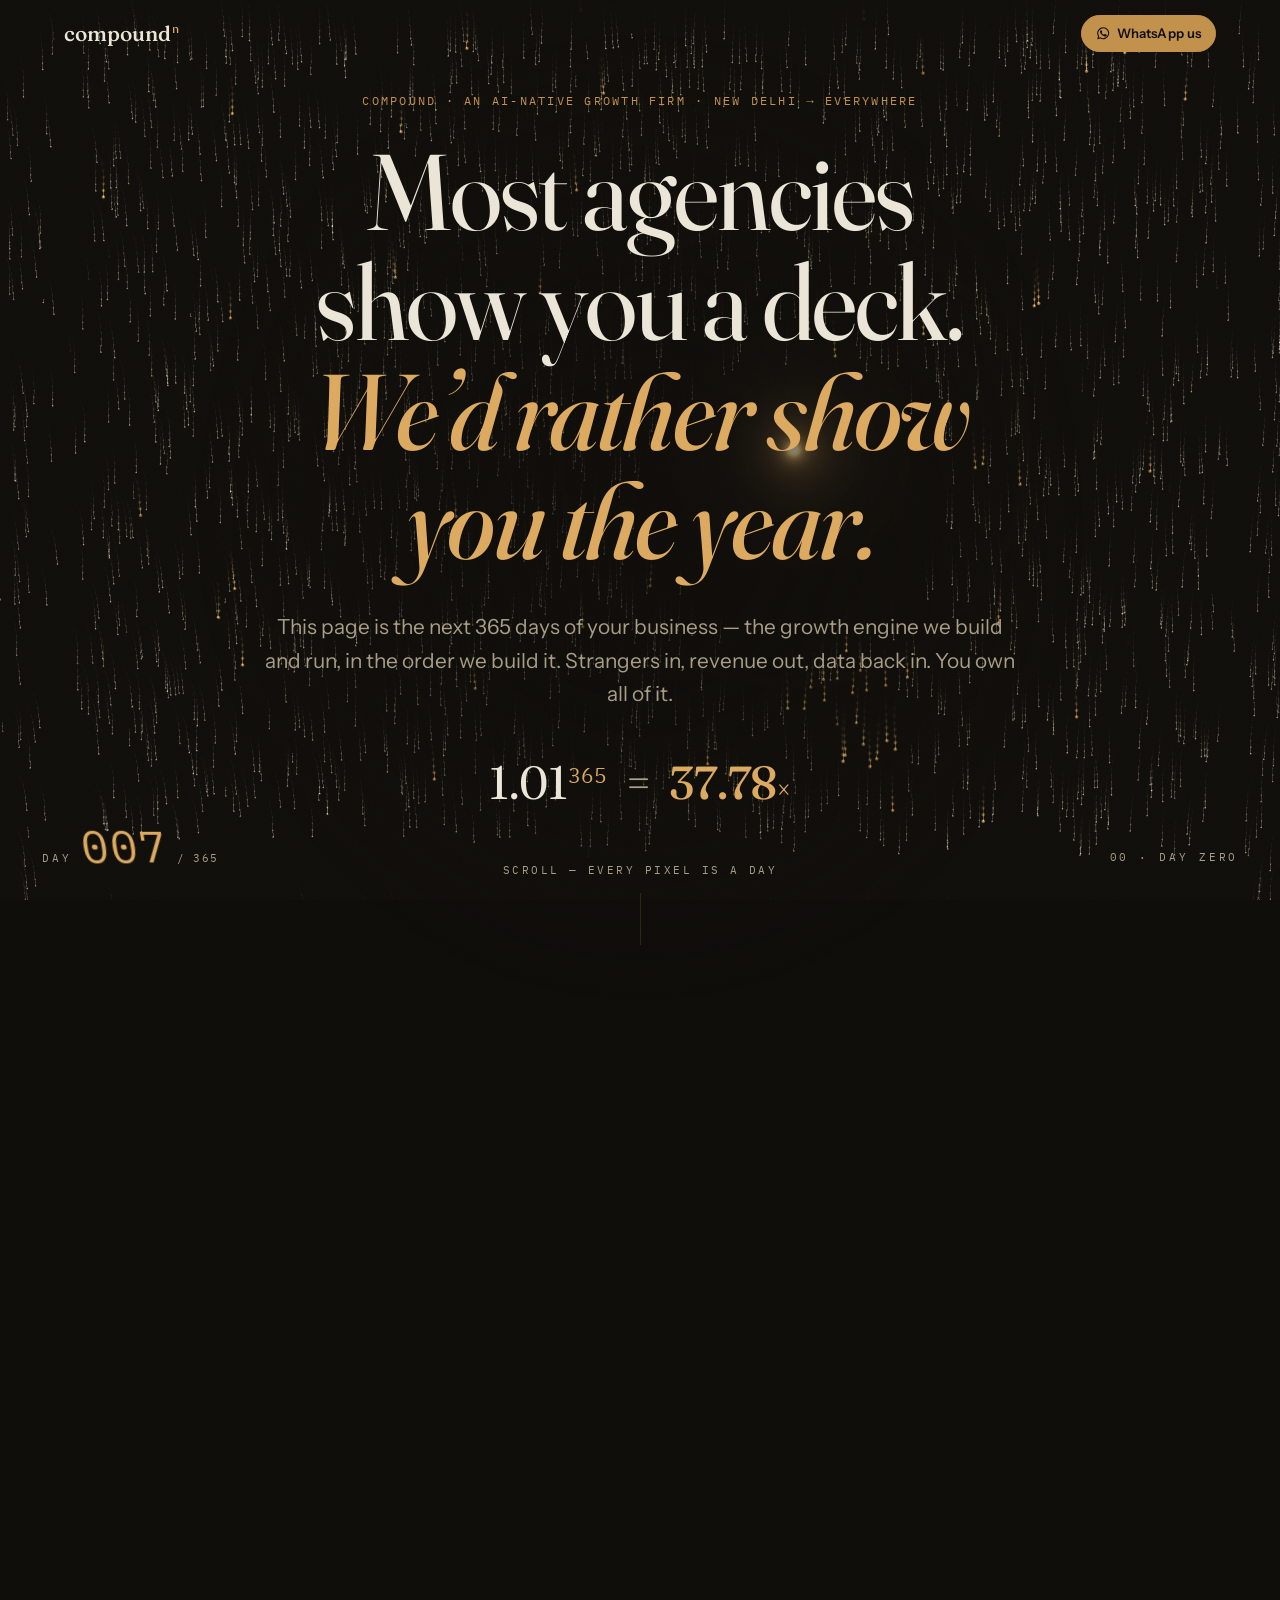
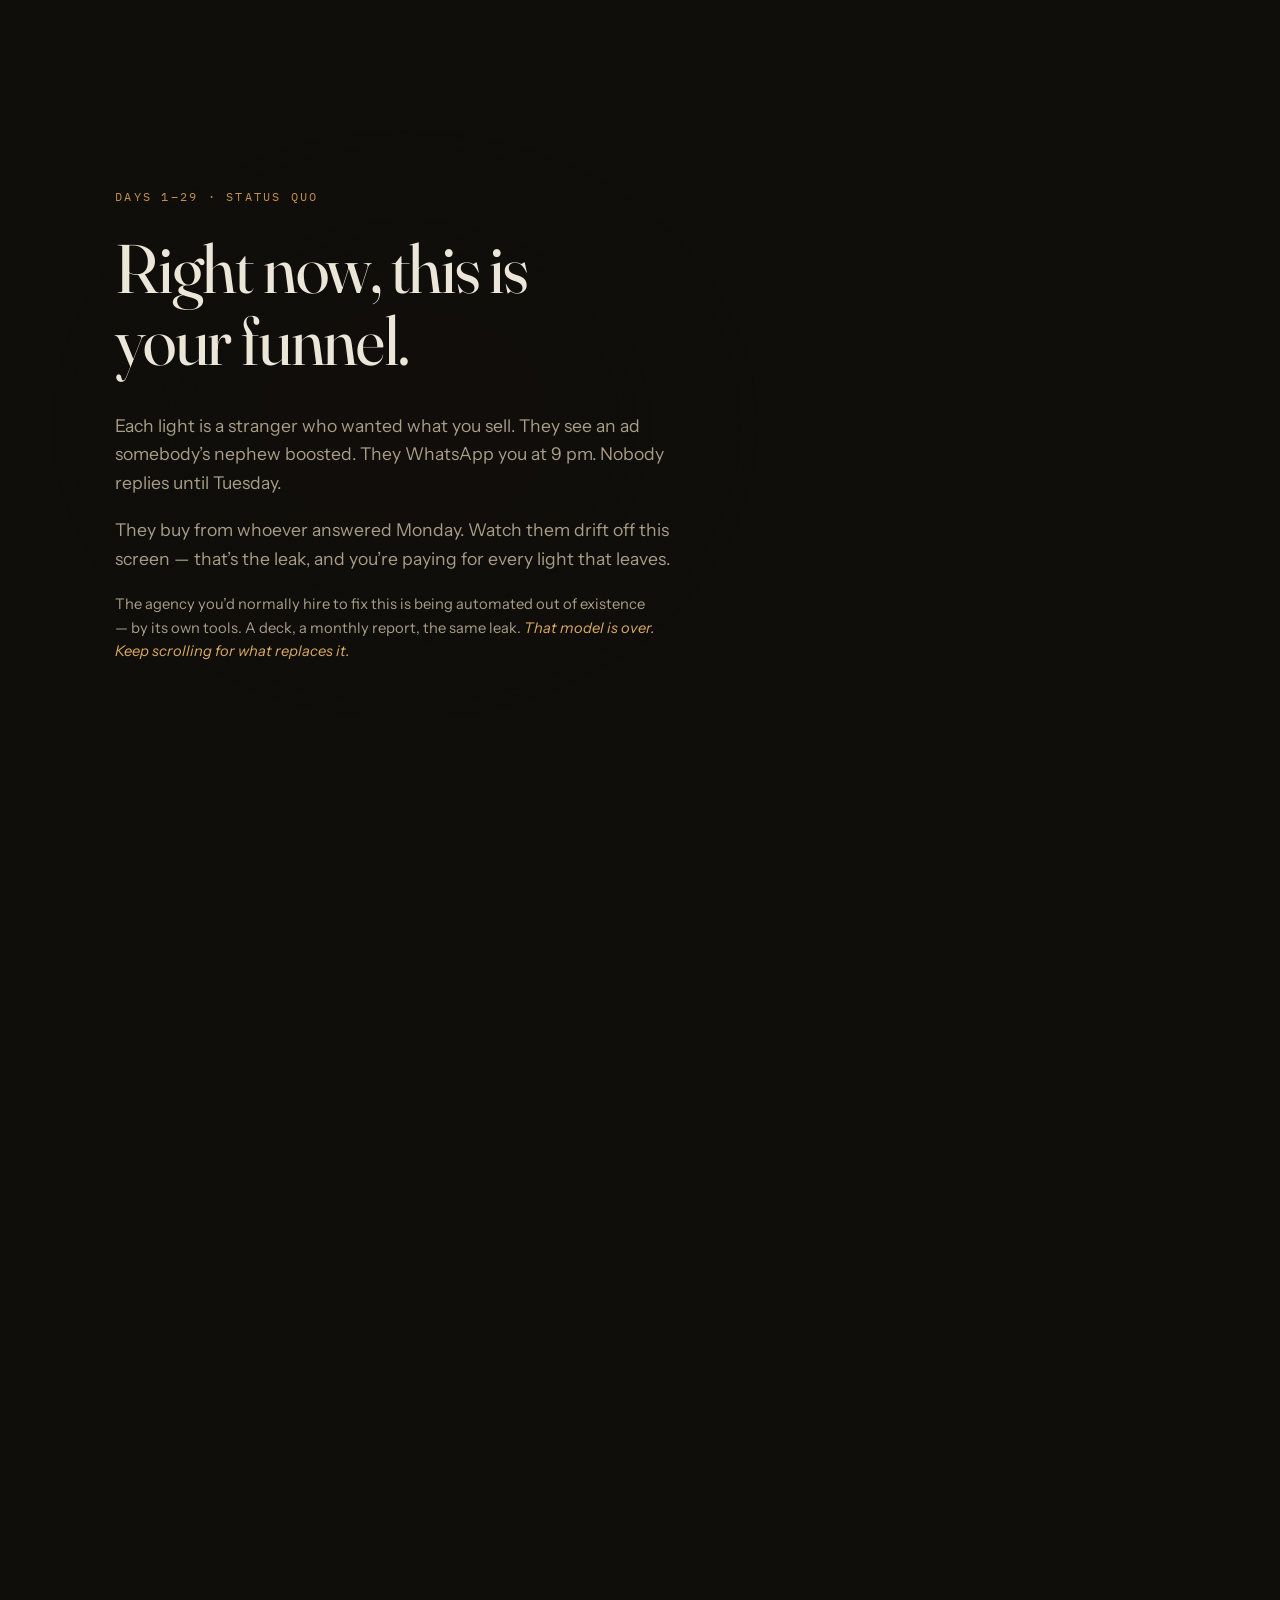
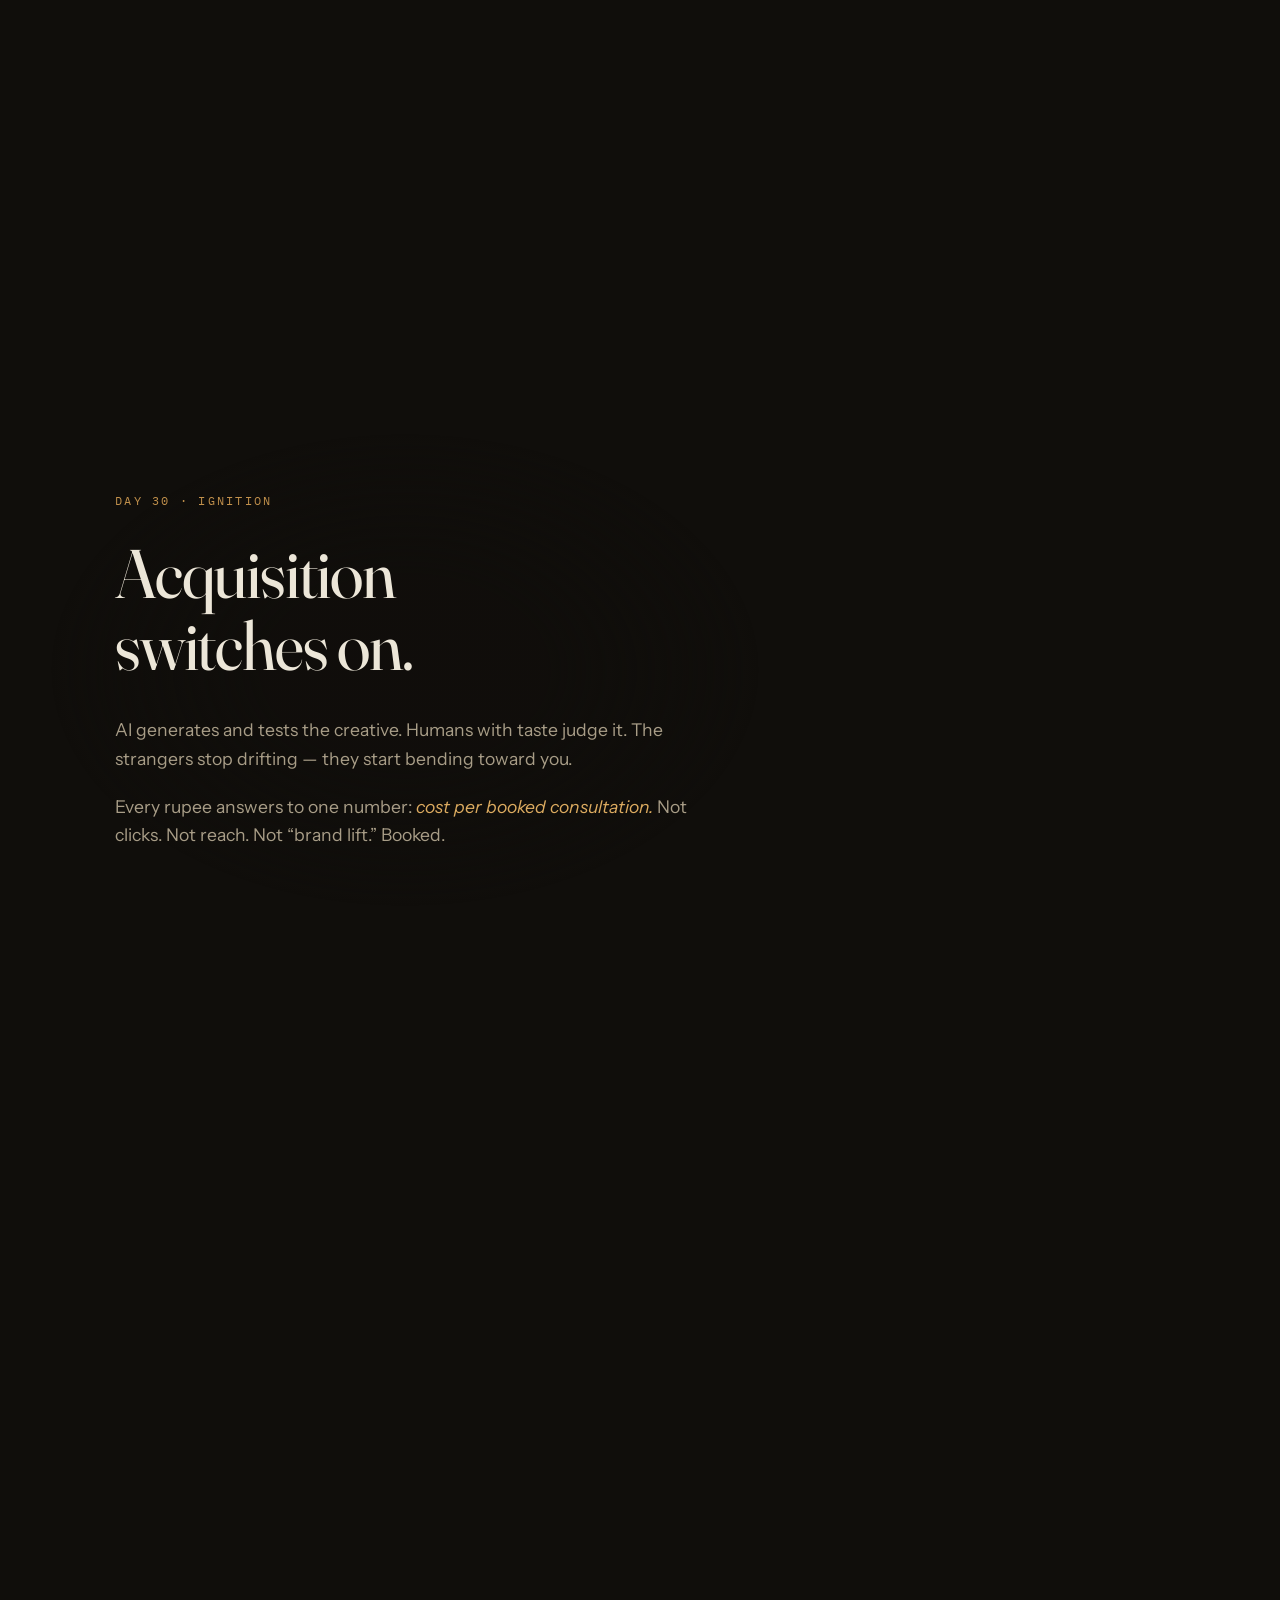
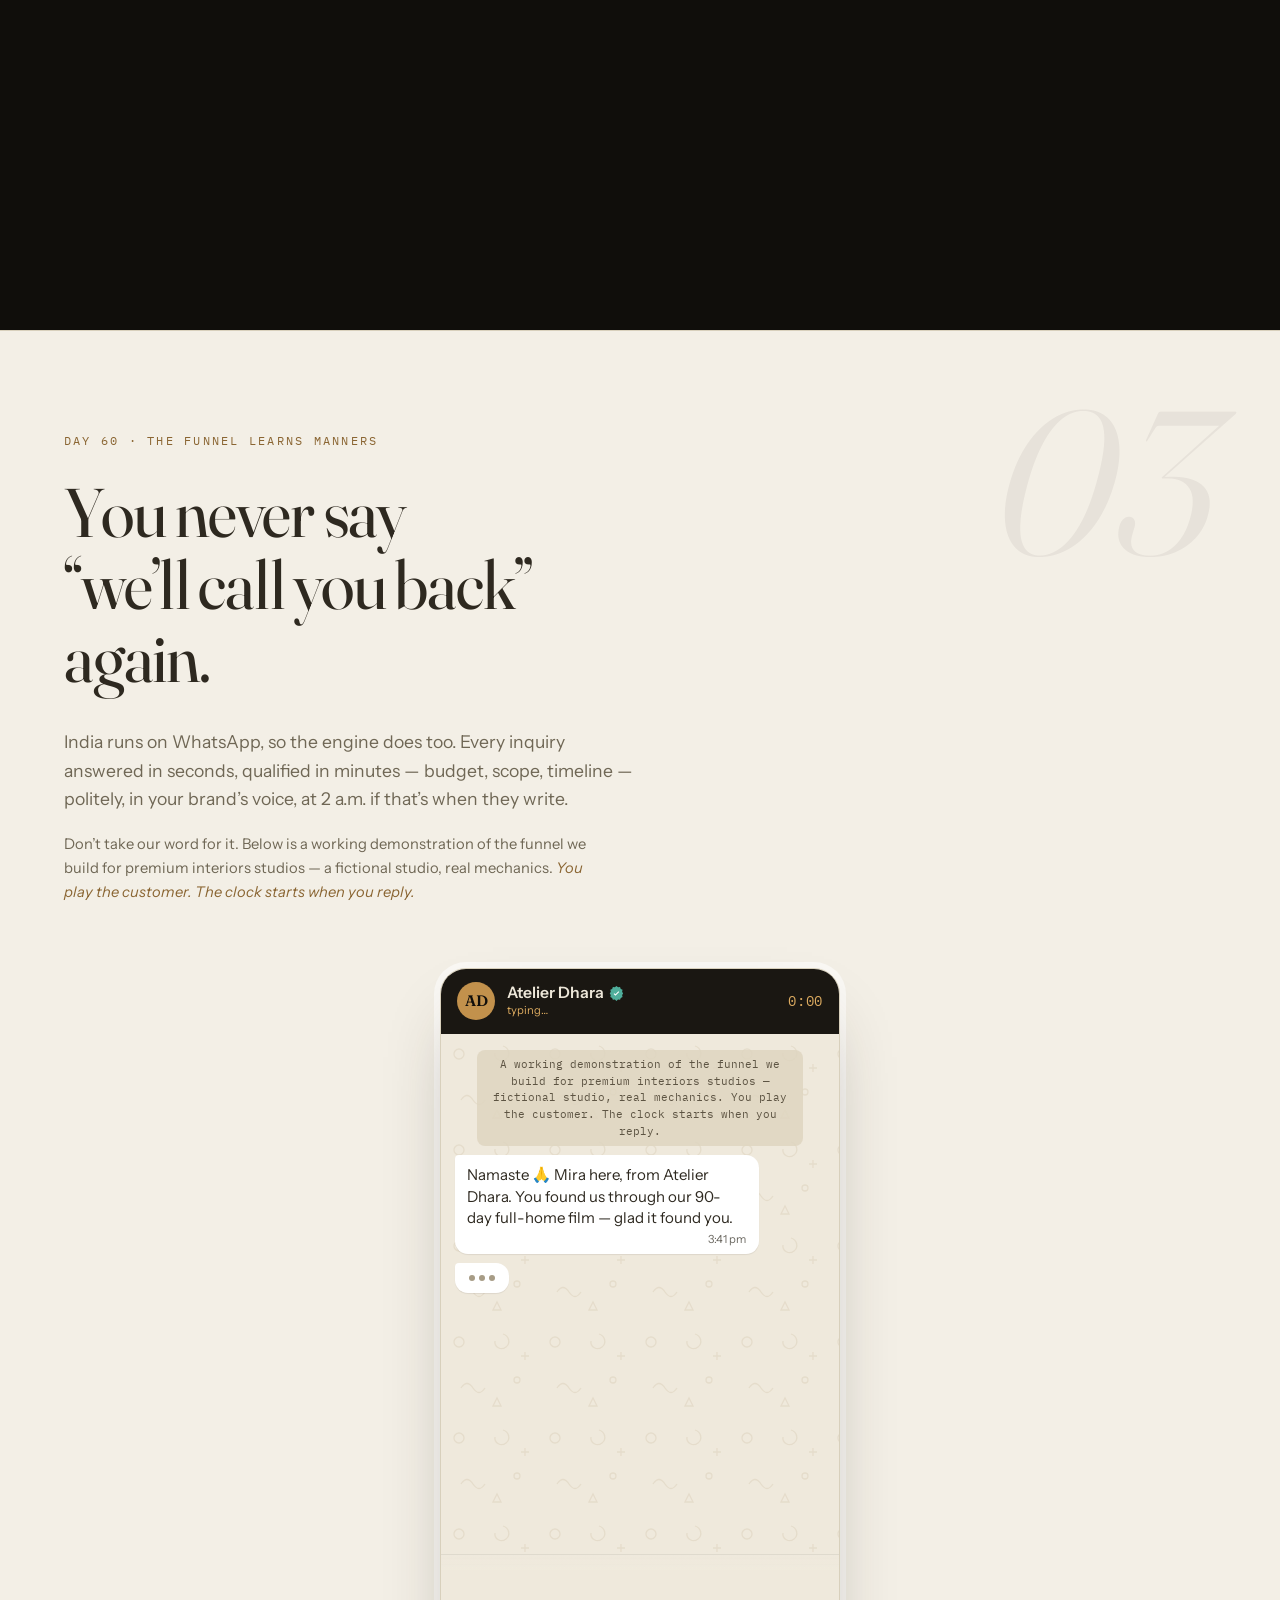
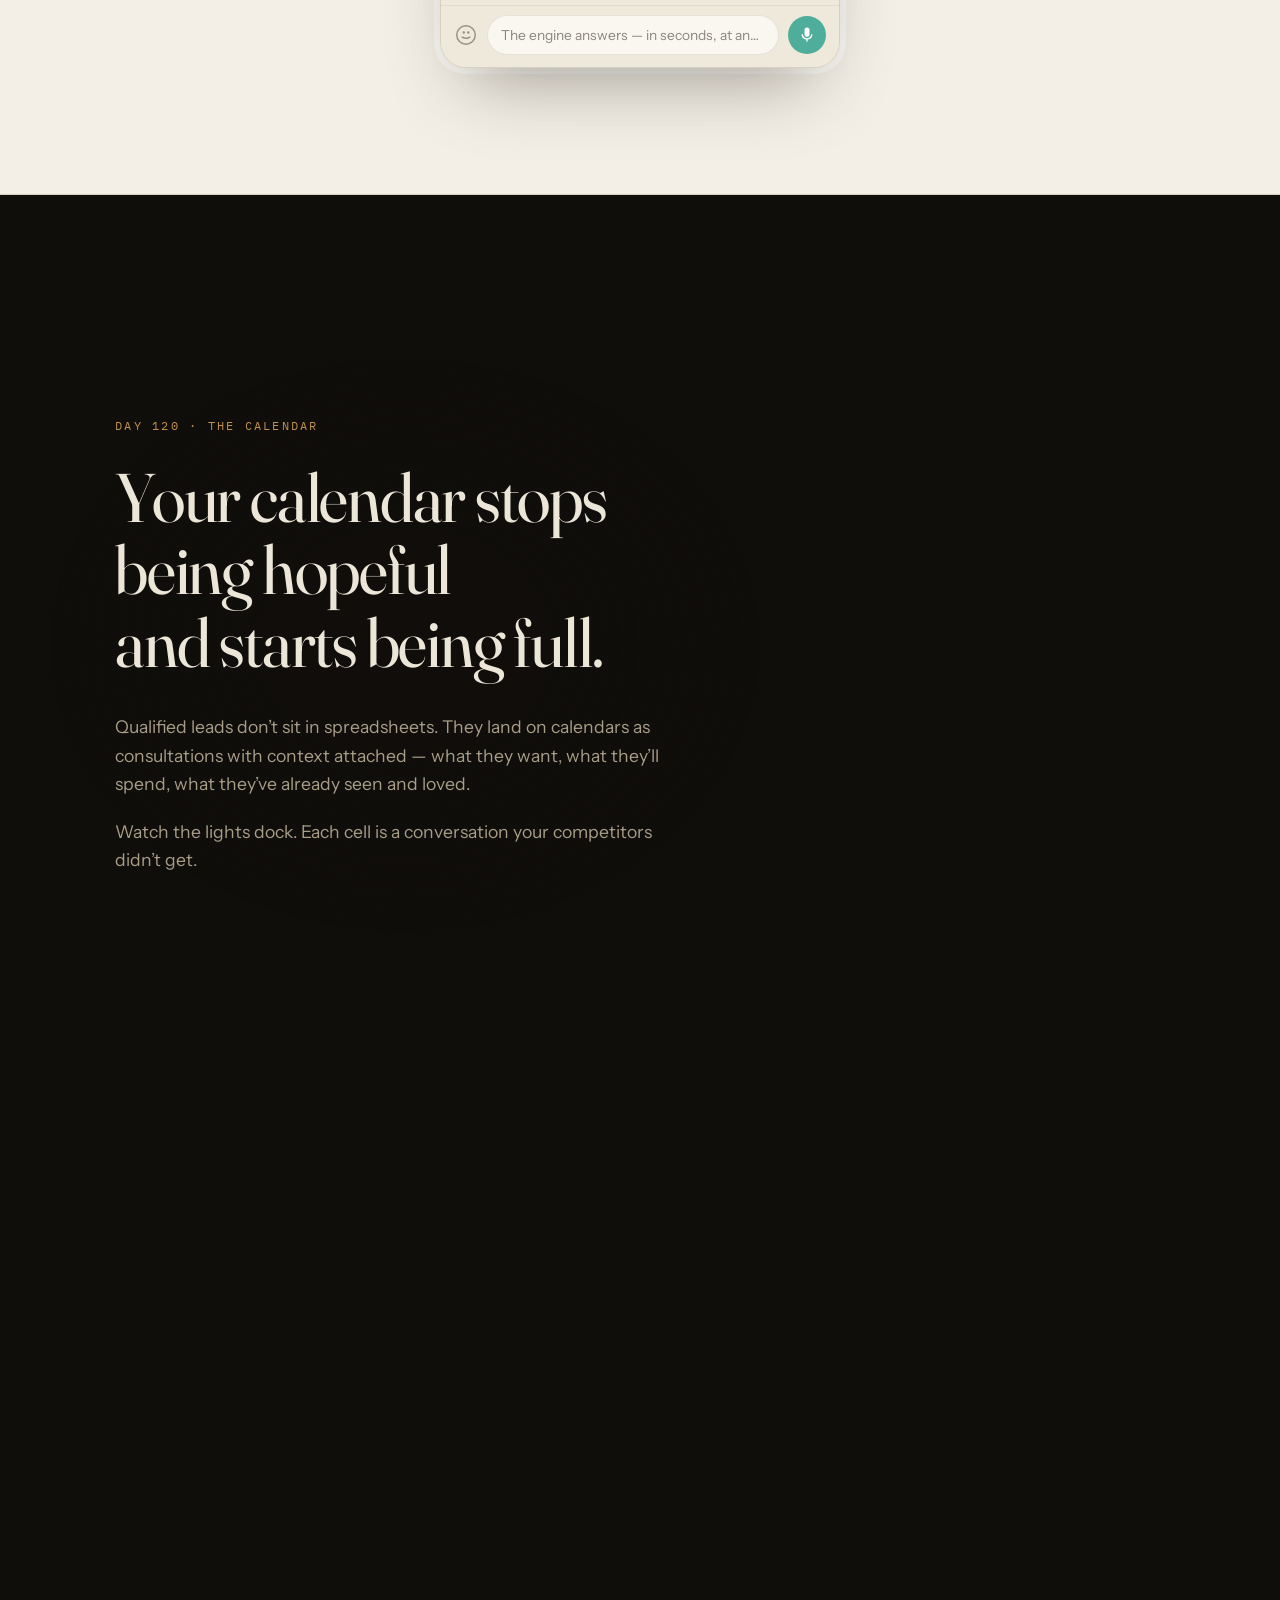
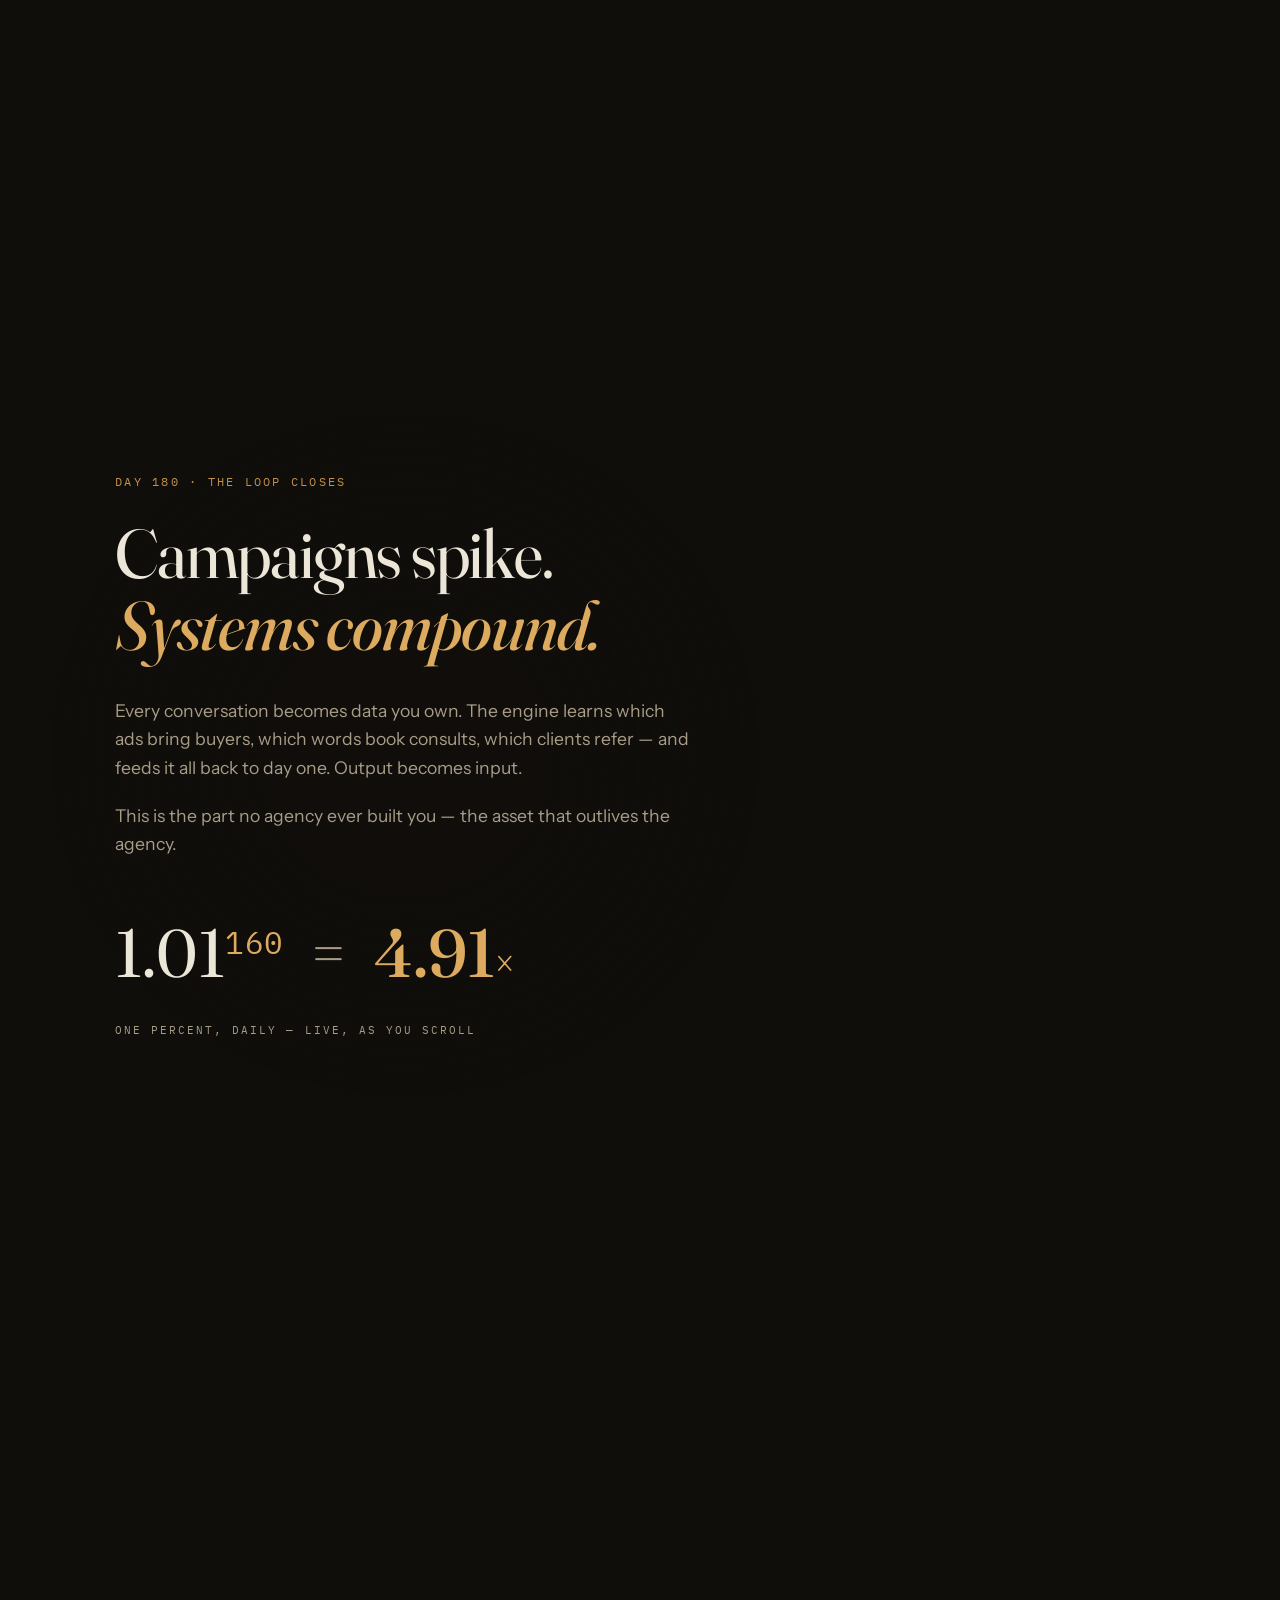
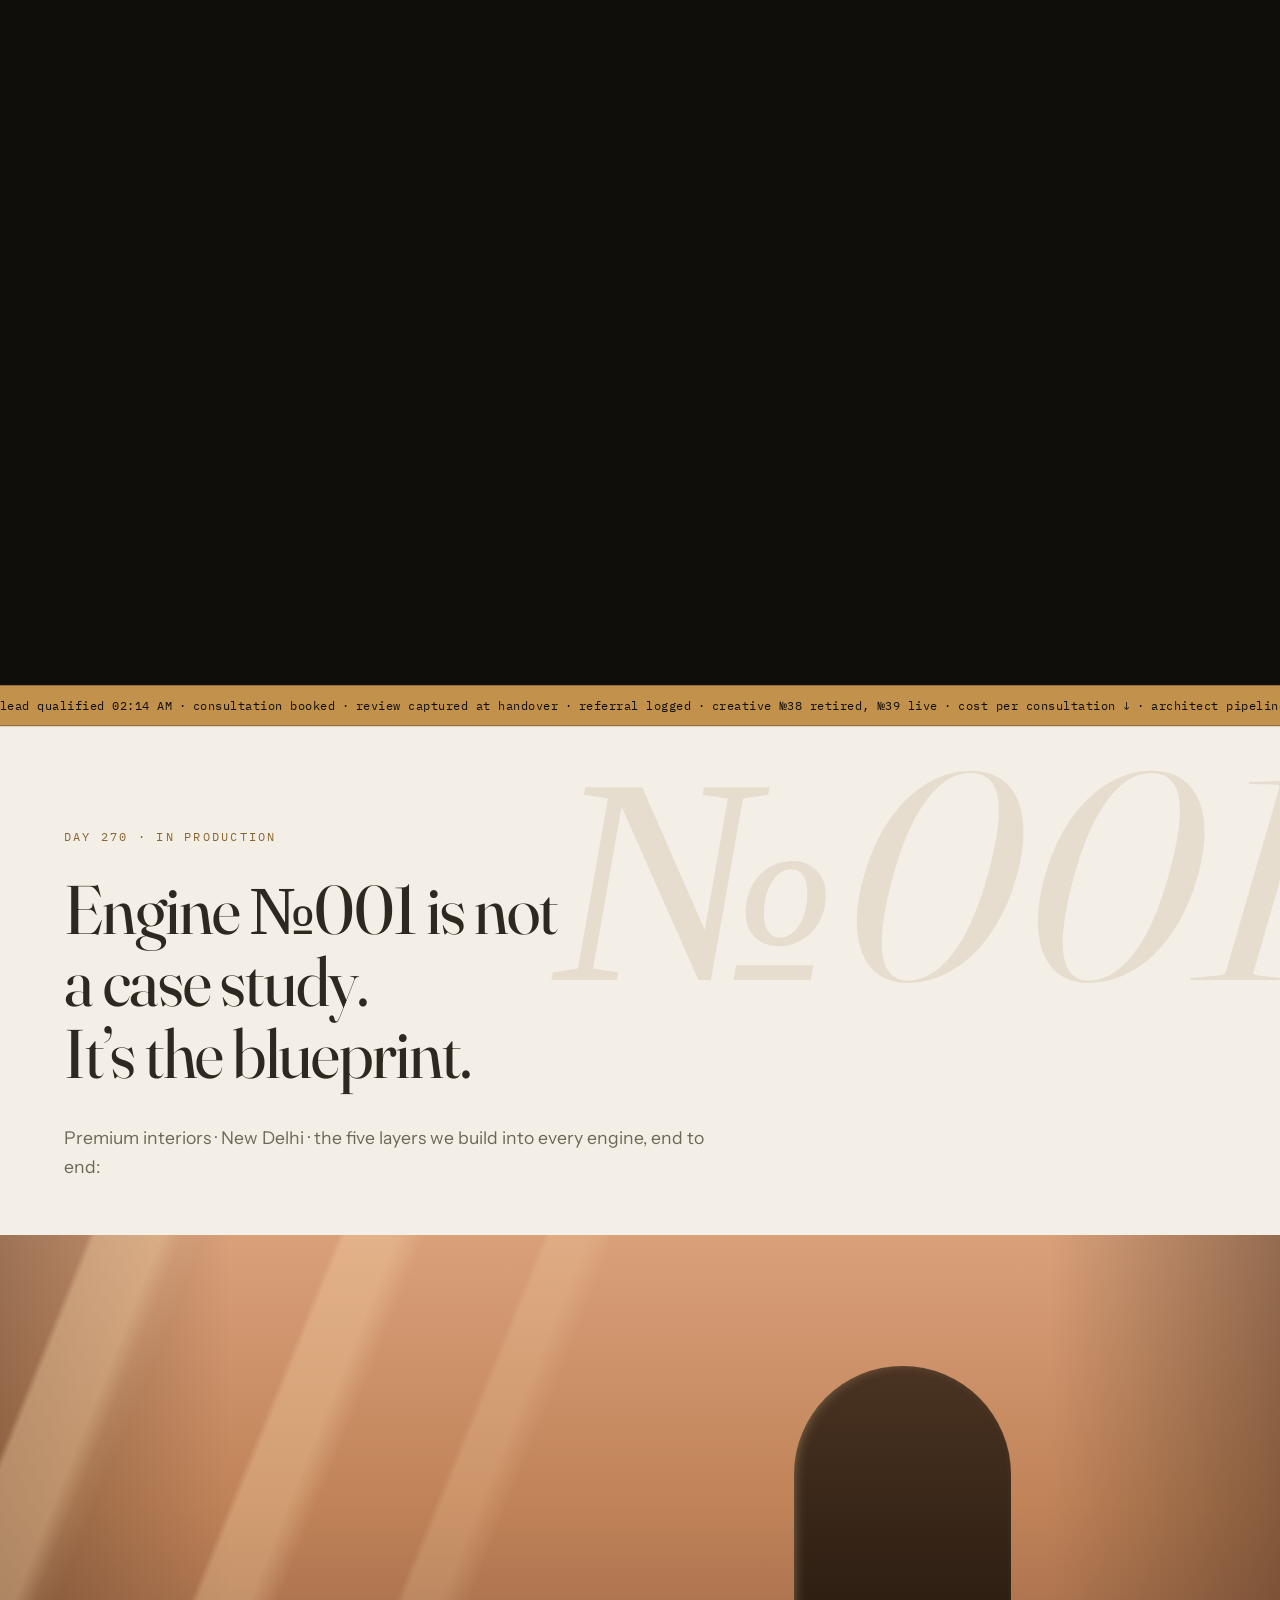
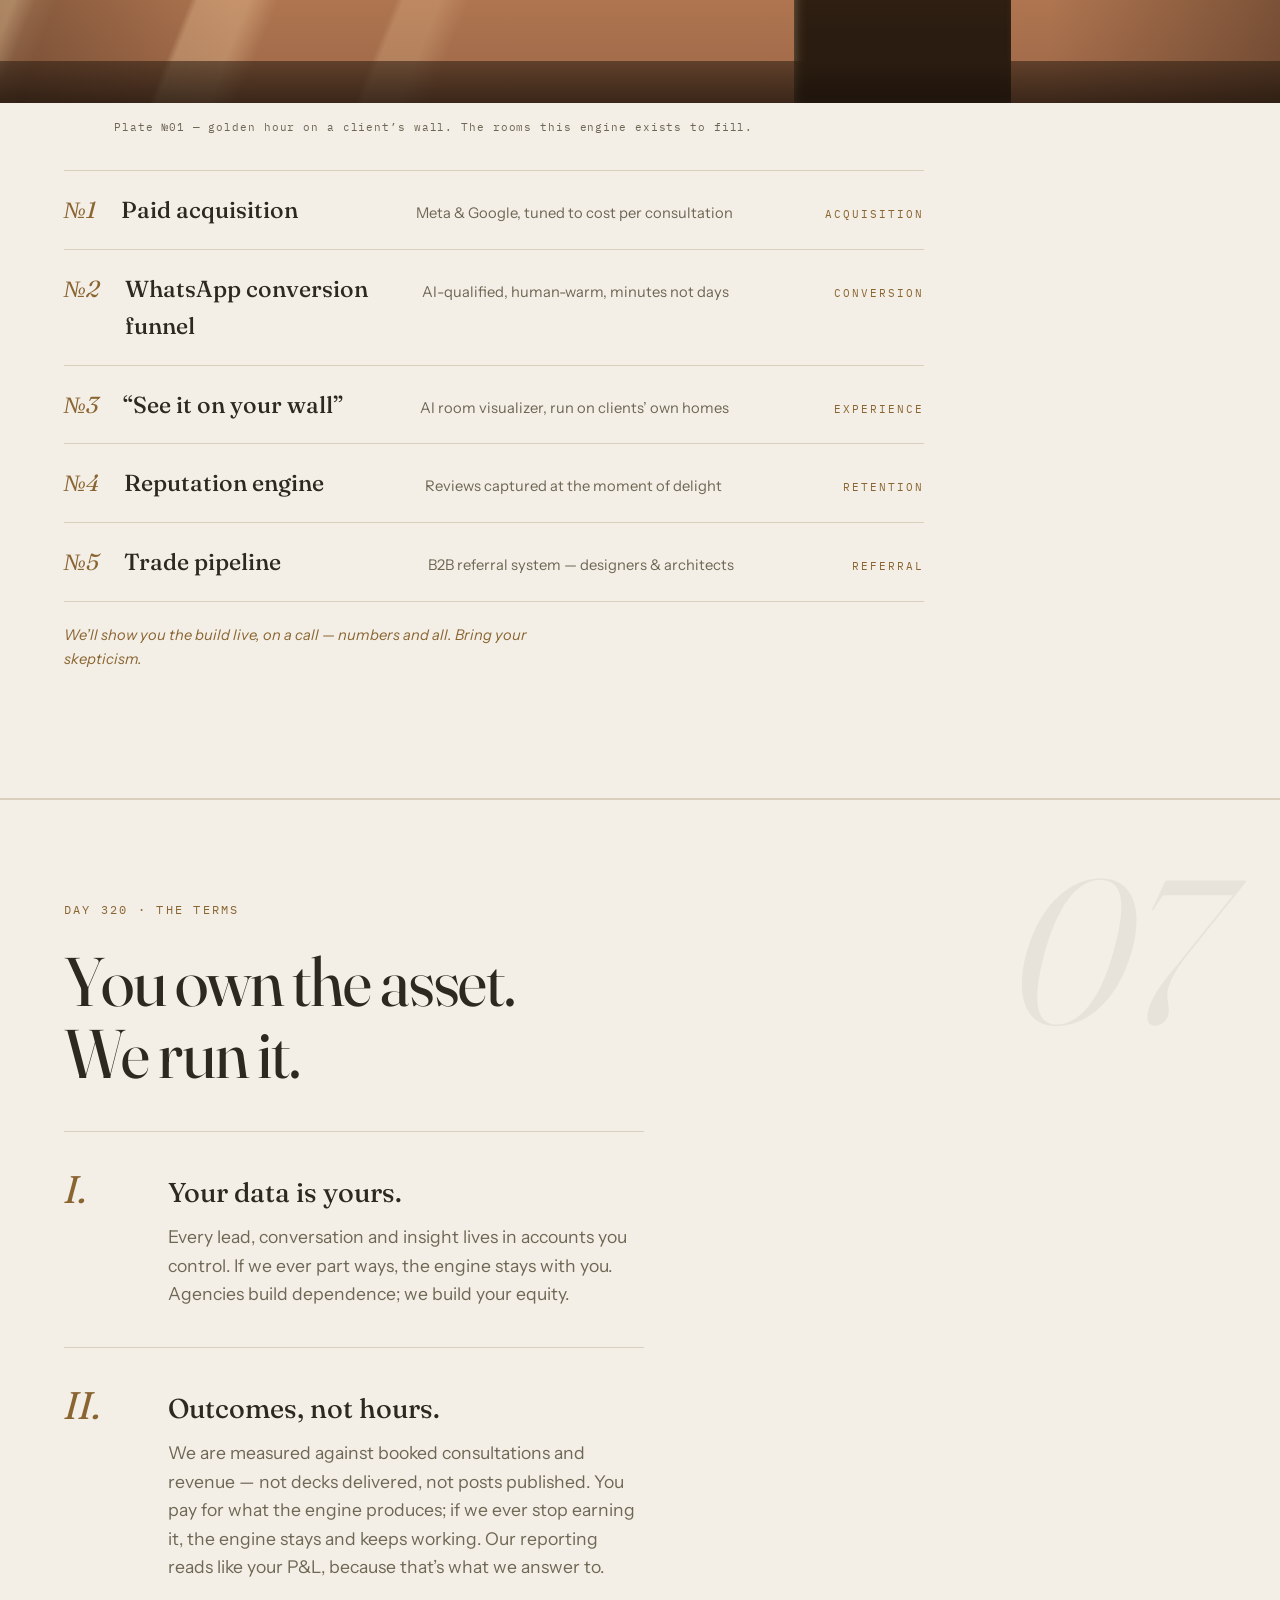
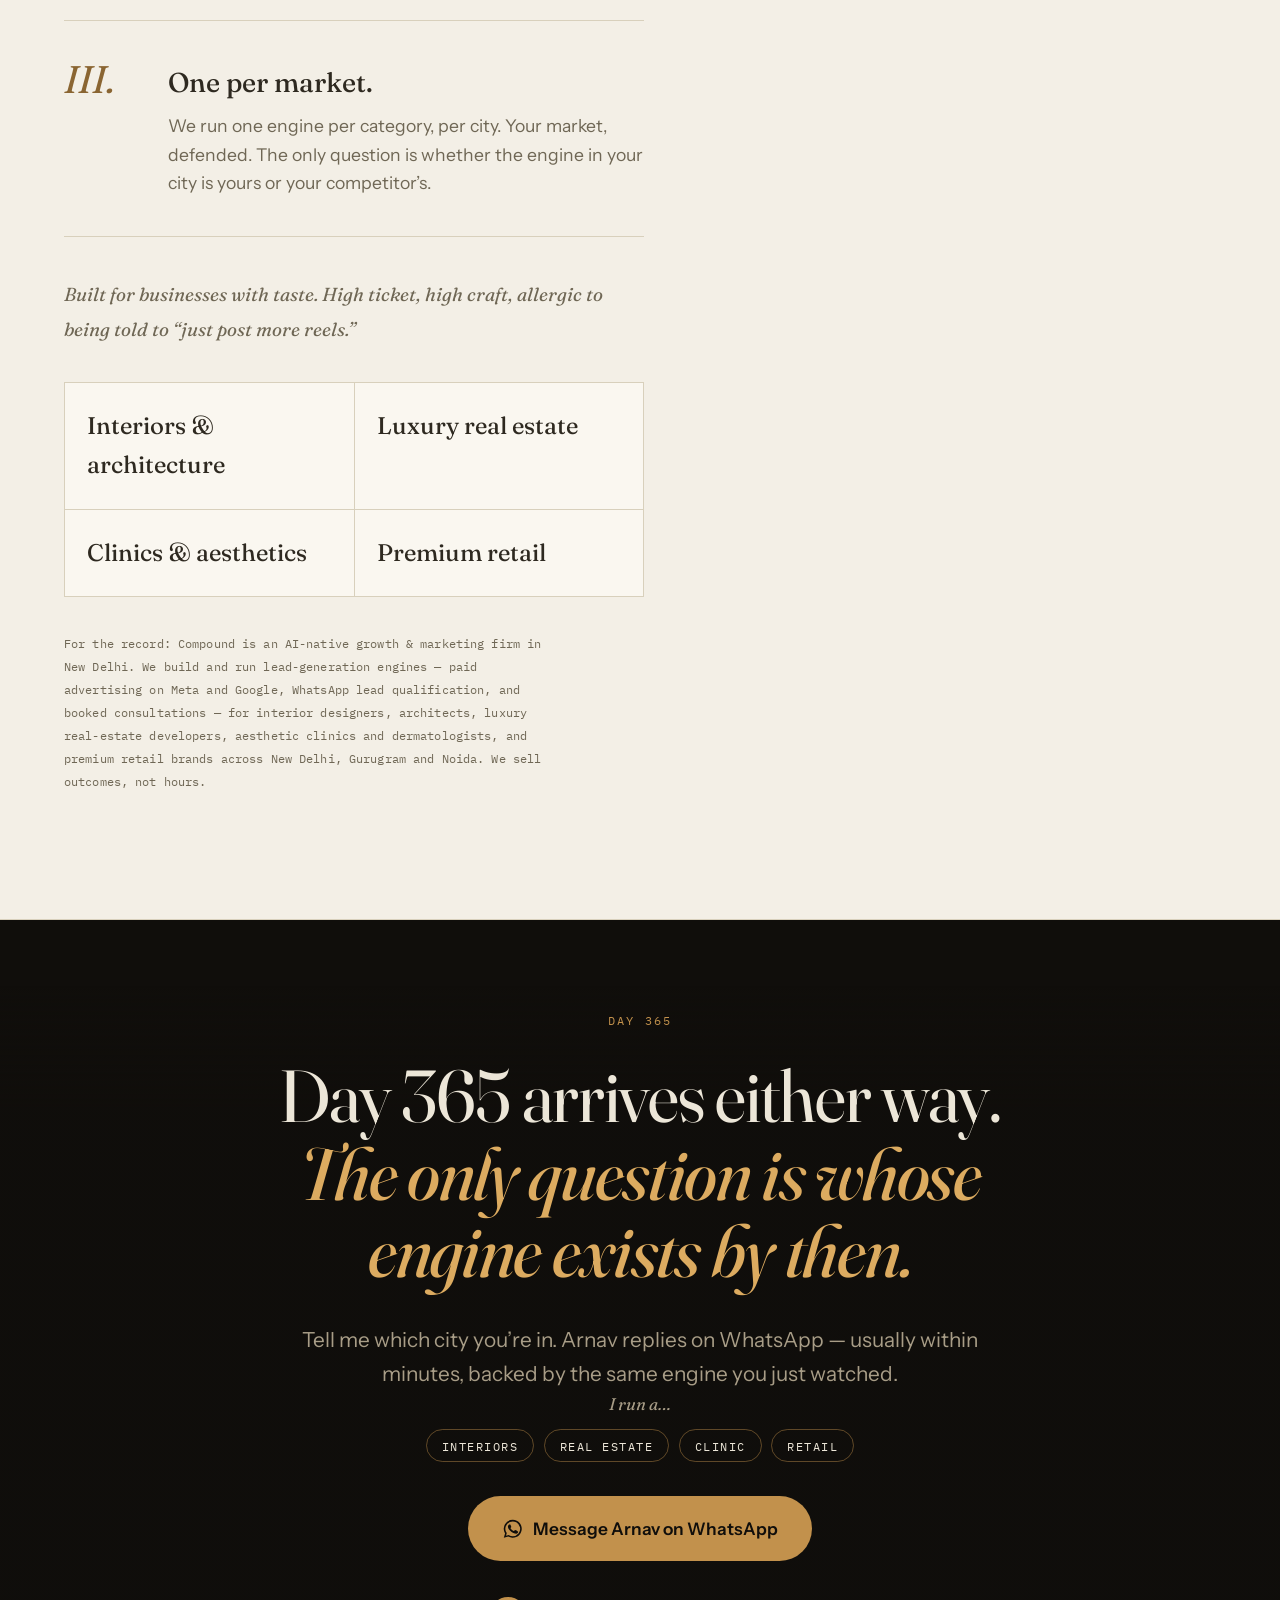
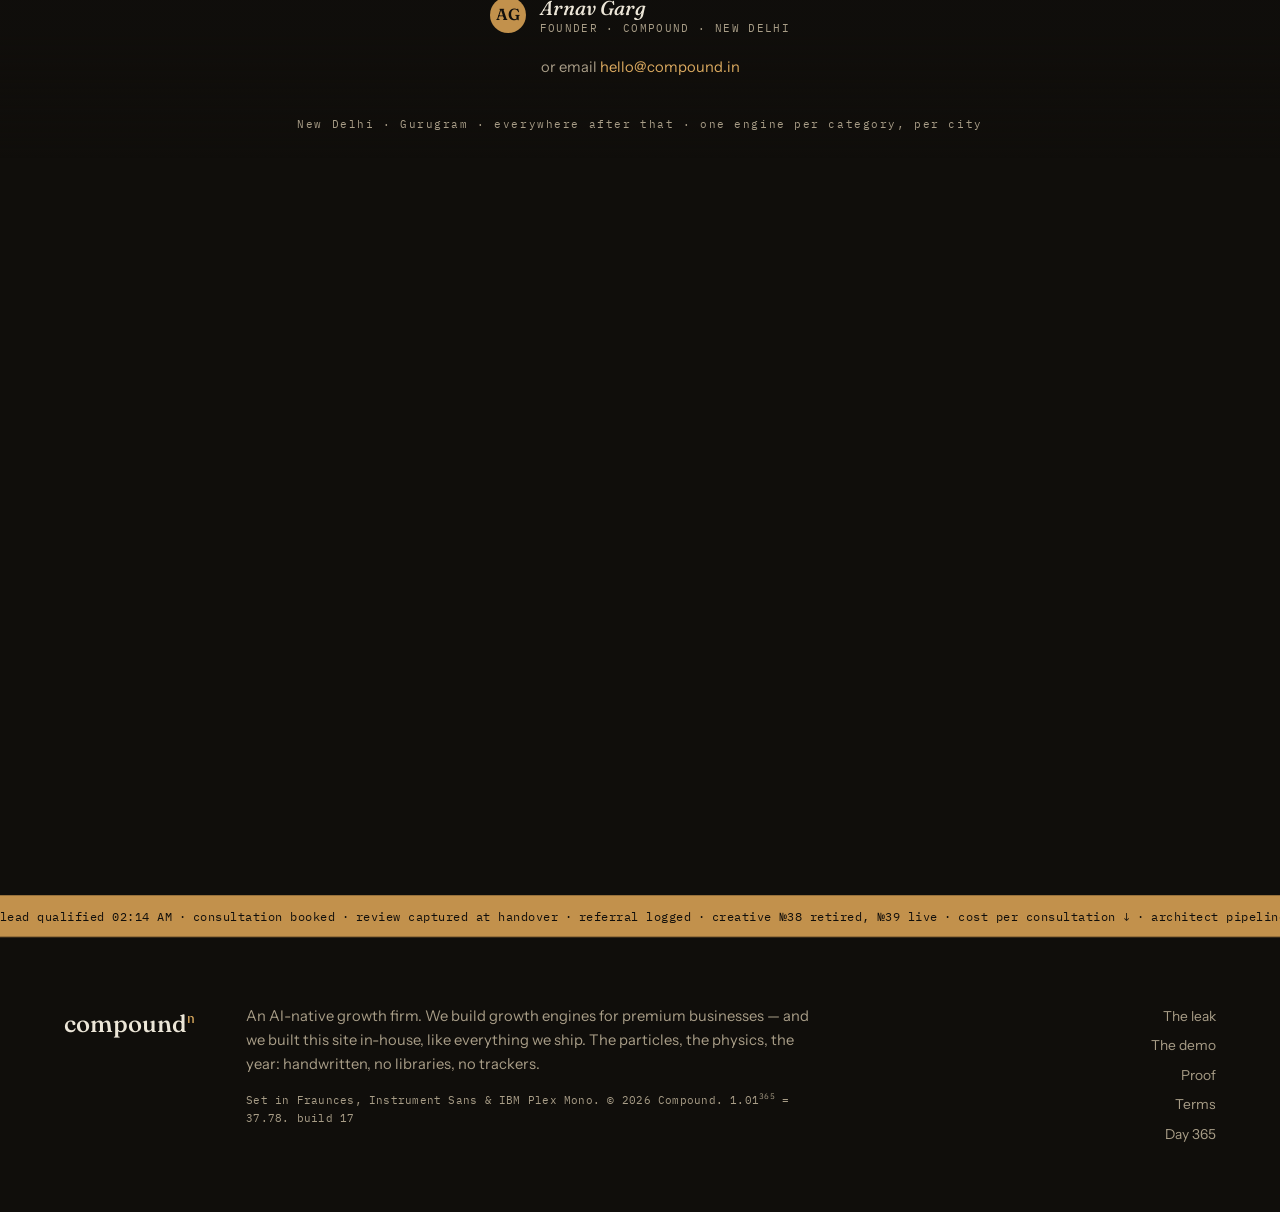
<file: index.html>
<!DOCTYPE html>
<html lang="en">
<head>
  <meta charset="UTF-8" />
  <meta name="viewport" content="width=device-width, initial-scale=1.0, viewport-fit=cover" />
  <title>Compound — AI growth engine for interiors, clinics &amp; premium businesses · New Delhi</title>
  <meta name="description" content="Compound is an AI-native growth firm in New Delhi. We build and run the engine — paid acquisition, WhatsApp lead qualification, booked consultations — for interior designers, architects, luxury real estate, and aesthetic clinics. Outcomes, not hours." />
  <link rel="canonical" href="https://arnavgg12.github.io/Compound/" />
  <meta name="theme-color" content="#100e0b" />
  <meta property="og:title" content="Compound — your next 365 days, in one scroll" />
  <meta property="og:description" content="Most agencies show you a deck. We'd rather show you the year. An AI-native growth firm — New Delhi → everywhere." />
  <meta property="og:type" content="website" />
  <meta property="og:url" content="https://arnavgg12.github.io/Compound/" />
  <meta property="og:image" content="https://arnavgg12.github.io/Compound/og.png" />
  <meta property="og:image:width" content="1200" />
  <meta property="og:image:height" content="630" />
  <meta name="twitter:card" content="summary_large_image" />
  <meta name="twitter:image" content="https://arnavgg12.github.io/Compound/og.png" />
  <link rel="icon" href="data:image/svg+xml,%3Csvg xmlns='http://www.w3.org/2000/svg' viewBox='0 0 64 64'%3E%3Crect width='64' height='64' rx='14' fill='%23100e0b'/%3E%3Ctext x='27' y='44' font-family='Georgia,serif' font-size='34' fill='%23F3EFE6' text-anchor='middle'%3EC%3C/text%3E%3Ctext x='47' y='28' font-family='Georgia,serif' font-size='18' fill='%23C2914C' text-anchor='middle'%3En%3C/text%3E%3C/svg%3E" />
  <link rel="preload" href="fonts/fraunces-var.woff2" as="font" type="font/woff2" crossorigin />
  <link rel="preload" href="fonts/fraunces-var-italic.woff2" as="font" type="font/woff2" crossorigin />
  <link rel="preload" href="fonts/instrument-var.woff2" as="font" type="font/woff2" crossorigin />
  <link rel="stylesheet" href="styles.css?v=17" />
  <noscript><style>
    .reveal,.kin .kw i{opacity:1;visibility:visible;transform:none}
    .kicker.reveal,.ledger__row.reveal{transform:none!important}
    #boot,#cursor,.hud{display:none!important}
    .noscript-note{display:block!important}
  </style></noscript>
</head>
<body>

  <a class="skiplink mono" href="#begin">Skip to contact</a>

  <!-- boot -->
  <div id="boot" aria-hidden="true">
    <p class="boot__mark">compound<sup>n</sup></p>
    <p class="boot__line mono"><span id="bootEq">1.01<sup>1</sup> = 1.01</span></p>
    <p class="boot__sub mono">compiling your next 365 days</p>
  </div>

  <!-- the field -->
  <canvas id="field" aria-hidden="true"></canvas>

  <!-- chrome -->
  <header class="nav" id="nav">
    <a class="nav__mark" href="#top" aria-label="Compound — back to day zero">compound<sup>n</sup></a>
    <a class="nav__cta" id="waNav" href="https://wa.me/919999999999?text=Hi%20Compound%20%E2%80%94%20I%20came%20across%20your%20site.%20I%27d%20like%20to%20talk%20about%20a%20growth%20engine%20for%20my%20city." target="_blank" rel="noopener" data-cursor="WHATSAPP">
      <svg class="wa" viewBox="0 0 24 24" aria-hidden="true"><path fill="currentColor" d="M12 2a10 10 0 0 0-8.6 15.1L2 22l5-1.3A10 10 0 1 0 12 2Zm0 18.2a8.2 8.2 0 0 1-4.2-1.1l-.3-.2-3 .8.8-2.9-.2-.3A8.2 8.2 0 1 1 12 20.2Zm4.6-6.1c-.3-.1-1.5-.7-1.7-.8-.2-.1-.4-.1-.6.1-.2.3-.6.8-.8 1-.1.2-.3.2-.5.1a6.7 6.7 0 0 1-3.4-2.9c-.3-.4 0-.5.1-.7l.4-.5c.1-.2.1-.3.2-.5 0-.2 0-.4-.1-.5l-.8-1.9c-.2-.5-.4-.4-.6-.4h-.5c-.2 0-.5 0-.7.3-.3.3-1 .9-1 2.2s1 2.6 1.1 2.8c.1.2 2 3.1 4.9 4.3.7.3 1.2.5 1.6.6.7.2 1.3.2 1.8.1.6-.1 1.5-.6 1.7-1.2.2-.6.2-1.1.2-1.2-.1-.1-.3-.2-.6-.3Z"/></svg>
      <span class="nav__ctaLabel">WhatsApp&nbsp;us</span>
    </a>
  </header>

  <div class="hud" aria-hidden="true">
    <div class="hud__day">
      <span class="hud__dayLabel mono">DAY</span>
      <span class="hud__dayNum mono" id="dayNum">000</span>
      <span class="hud__dayOf mono">/ 365</span>
    </div>
    <div class="hud__chapter mono" id="chapterTag">00 · DAY ZERO</div>
  </div>

  <div id="cursor" aria-hidden="true"><span id="cursorTag"></span></div>

  <p class="noscript-note mono" style="display:none">JavaScript is off — the year won&rsquo;t animate, but every word below still works. So does WhatsApp.</p>

  <main id="top" tabindex="-1">

    <!-- ======== CH 00 · DAY ZERO ======== -->
    <section class="ch ch--zero" id="zero" tabindex="-1" data-days="0,7" data-tag="00 · DAY ZERO" data-beh="0">
      <div class="ch__pin">
        <div class="ch__inner ch__inner--center">
          <p class="eyebrow mono reveal">Compound · an AI-native growth firm<span class="eyebrow__tail"> · New Delhi &rarr; everywhere</span></p>
          <h1 class="kin kin--hero" aria-label="Most agencies show you a deck. We'd rather show you the year.">
            <span class="kin__line"><span class="kw"><i>Most</i></span> <span class="kw"><i>agencies</i></span> <span class="kw"><i>show</i></span> <span class="kw"><i>you</i></span> <span class="kw"><i>a&nbsp;deck.</i></span></span>
            <span class="kin__line kin__line--accent"><span class="kw"><i>We&rsquo;d</i></span> <span class="kw"><i>rather</i></span> <span class="kw"><i>show</i></span> <span class="kw"><i>you</i></span> <span class="kw"><i>the&nbsp;year.</i></span></span>
          </h1>
          <p class="lede reveal">This page is the next 365 days of your business — the growth engine we build and run, in the order we build it. Strangers in, revenue out, data back in. You own all&nbsp;of&nbsp;it.</p>
          <p class="heroEq reveal" id="heroEq" role="button" tabindex="0" data-cursor="REPLAY" aria-label="Replay the compounding equation: 1.01 to the power of 365 equals 37.78" title="Replay">
            1.01<sup id="heroExp">365</sup>
            <span class="heroEq__eq">=</span>
            <span class="heroEq__res" id="heroRes">37.78</span><span class="heroEq__x">&times;</span>
          </p>
          <p class="scrollcue mono reveal">scroll — every pixel is a day<span class="scrollcue__bar" aria-hidden="true"></span></p>
        </div>
      </div>
    </section>

    <!-- ======== CH 01 · THE LEAK ======== -->
    <section class="ch ch--leak" id="leak" tabindex="-1" data-days="8,29" data-tag="01 · THE LEAK" data-beh="1">
      <div class="ch__pin">
        <div class="ch__inner">
          <p class="kicker mono reveal">Days 1–29 · status quo</p>
          <h2 class="kin" aria-label="Right now, this is your funnel.">
            <span class="kin__line"><span class="kw"><i>Right</i></span> <span class="kw"><i>now,</i></span> <span class="kw"><i>this</i></span> <span class="kw"><i>is</i></span></span>
            <span class="kin__line"><span class="kw"><i>your</i></span> <span class="kw"><i>funnel.</i></span></span>
          </h2>
          <div class="ch__copy reveal">
            <p>Each light is a stranger who wanted what you sell. They see an ad somebody&rsquo;s nephew boosted. They WhatsApp you at 9 pm. Nobody replies until Tuesday.</p>
            <p>They buy from whoever answered Monday. Watch them drift off this screen — that&rsquo;s the leak, and you&rsquo;re paying for every light that leaves.</p>
            <p class="ch__aside">The agency you&rsquo;d normally hire to fix this is being automated out of existence — by its own tools. A deck, a monthly report, the same leak. <em>That model is over. Keep scrolling for what replaces it.</em></p>
          </div>
        </div>
      </div>
    </section>

    <!-- ======== CH 02 · IGNITION ======== -->
    <section class="ch ch--attract" id="attract" tabindex="-1" data-days="30,59" data-tag="02 · ATTRACT" data-beh="2">
      <div class="ch__pin">
        <div class="ch__inner">
          <p class="kicker mono reveal">Day 30 · ignition</p>
          <h2 class="kin" aria-label="Acquisition switches on.">
            <span class="kin__line"><span class="kw"><i>Acquisition</i></span></span>
            <span class="kin__line"><span class="kw"><i>switches</i></span> <span class="kw"><i>on.</i></span></span>
          </h2>
          <div class="ch__copy reveal">
            <p>AI generates and tests the creative. Humans with taste judge it. The strangers stop drifting — they start bending toward you.</p>
            <p>Every rupee answers to one number: <em>cost per booked consultation.</em> Not clicks. Not reach. Not &ldquo;brand lift.&rdquo; Booked.</p>
          </div>
        </div>
      </div>
    </section>

    <!-- ======== CH 03 · CONVERT + DEMO ======== -->
    <section class="ch ch--convert ch--paper" id="convert" data-folio="03" tabindex="-1" data-days="60,118" data-tag="03 · CONVERT" data-beh="3">
      <div class="ch__flow">
        <div class="ch__inner">
          <p class="kicker mono reveal">Day 60 · the funnel learns manners</p>
          <h2 class="kin" aria-label="You never say 'we'll call you back' again.">
            <span class="kin__line"><span class="kw"><i>You</i></span> <span class="kw"><i>never</i></span> <span class="kw"><i>say</i></span></span>
            <span class="kin__line"><span class="kw"><i>&ldquo;we&rsquo;ll</i></span> <span class="kw"><i>call</i></span> <span class="kw"><i>you</i></span> <span class="kw"><i>back&rdquo;</i></span></span>
            <span class="kin__line"><span class="kw"><i>again.</i></span></span>
          </h2>
          <div class="ch__copy reveal">
            <p>India runs on WhatsApp, so the engine does too. Every inquiry answered in seconds, qualified in minutes — budget, scope, timeline — politely, in your brand&rsquo;s voice, at 2 a.m. if that&rsquo;s when they write.</p>
            <p class="ch__aside">Don&rsquo;t take our word for it. Below is a working demonstration of the funnel we build for premium interiors studios — a fictional studio, real mechanics. <em>You play the customer. The clock starts when you reply.</em></p>
          </div>
        </div>

        <div class="demo__stage">
          <div class="phone reveal" id="phone">
            <div class="phone__header">
              <div class="phone__avatar" aria-hidden="true">AD</div>
              <div class="phone__id">
                <p class="phone__name">Atelier Dhara
                  <svg class="phone__verified" viewBox="0 0 20 20" aria-label="Verified business"><path fill="#4fae9b" d="M10 1l2.1 1.7 2.7-.3 1 2.5 2.4 1.3-.6 2.6 1.4 2.2-1.4 2.2.6 2.6-2.4 1.3-1 2.5-2.7-.3L10 21l-2.1-1.7-2.7.3-1-2.5-2.4-1.3.6-2.6L1 11l1.4-2.2-.6-2.6 2.4-1.3 1-2.5 2.7.3z" transform="translate(0,-1)"/><path fill="#fff" d="M8.7 13.2L6.2 10.7l1-1 1.5 1.5 4-4 1 1z"/></svg>
                </p>
                <p class="phone__status" id="chatStatus">online</p>
              </div>
              <div class="phone__timer mono" id="chatTimer" aria-label="Elapsed time">0:00</div>
            </div>
            <div class="phone__scroll" id="chatScroll" tabindex="0" role="log" aria-label="Chat with Atelier Dhara">
              <div class="phone__chat" id="chatLog" aria-live="polite"><noscript><p class="msg msg--note">JavaScript is off, so the simulation can&rsquo;t run here. The real engine, of course, runs anyway — WhatsApp us.</p></noscript></div>
            </div>
            <div class="phone__chips" id="chatChips"></div>
            <div class="phone__inputbar" aria-hidden="true">
              <svg class="phone__glyph" viewBox="0 0 24 24"><path fill="currentColor" d="M12 22a10 10 0 1 1 0-20 10 10 0 0 1 0 20Zm0-1.5a8.5 8.5 0 1 0 0-17 8.5 8.5 0 0 0 0 17ZM8.5 9.5a1.25 1.25 0 1 1 2.5 0 1.25 1.25 0 0 1-2.5 0Zm4.5 0a1.25 1.25 0 1 1 2.5 0 1.25 1.25 0 0 1-2.5 0ZM7.6 13.7a.75.75 0 0 1 1.05-.15A5.6 5.6 0 0 0 12 14.6c1.23 0 2.4-.39 3.35-1.05a.75.75 0 1 1 .9 1.2A7.1 7.1 0 0 1 12 16.1a7.1 7.1 0 0 1-4.25-1.35.75.75 0 0 1-.15-1.05Z"/></svg>
              <span class="phone__field">The engine answers — in seconds, at any hour.</span>
              <span class="phone__mic">
                <svg viewBox="0 0 24 24"><path fill="currentColor" d="M12 14a3 3 0 0 0 3-3V6a3 3 0 1 0-6 0v5a3 3 0 0 0 3 3Zm5-3a5 5 0 0 1-10 0H5.5a6.5 6.5 0 0 0 5.75 6.46V20h1.5v-2.54A6.5 6.5 0 0 0 18.5 11H17Z"/></svg>
              </span>
            </div>
          </div>

          <aside class="demo__result" id="demoResult" hidden>
            <p class="demo__bigtime mono"><span id="finalTime">0:00</span></p>
            <p class="demo__verdict">Booked — while the studio slept.</p>
            <p class="demo__copy">No forms. No &ldquo;we&rsquo;ll call you back.&rdquo; Premium customers buy from whoever answers first — the engine makes sure that&rsquo;s you.</p>
            <div class="demo__ctaRow">
              <a class="btn btn--brass" id="waDemo" href="https://wa.me/919999999999?text=Hi%20Compound%20%E2%80%94%20I%20came%20across%20your%20site.%20I%27d%20like%20to%20talk%20about%20a%20growth%20engine%20for%20my%20city." target="_blank" rel="noopener" data-cursor="WHATSAPP">Get this engine <span class="btn__arrow">&rarr;</span></a>
              <button class="btn btn--ghost btn--mini" id="replayDemo" type="button" data-cursor="REPLAY">Replay <span class="btn__arrow">&#8635;</span></button>
            </div>
          </aside>
        </div>
      </div>
    </section>

    <!-- ======== CH 04 · BOOK ======== -->
    <section class="ch ch--book" id="book" tabindex="-1" data-days="119,179" data-tag="04 · BOOK" data-beh="4">
      <div class="ch__pin">
        <div class="ch__inner">
          <p class="kicker mono reveal">Day 120 · the calendar</p>
          <h2 class="kin" aria-label="Your calendar stops being hopeful and starts being full.">
            <span class="kin__line"><span class="kw"><i>Your</i></span> <span class="kw"><i>calendar</i></span> <span class="kw"><i>stops</i></span></span>
            <span class="kin__line"><span class="kw"><i>being</i></span> <span class="kw"><i>hopeful</i></span></span>
            <span class="kin__line"><span class="kw"><i>and</i></span> <span class="kw"><i>starts</i></span> <span class="kw"><i>being</i></span> <span class="kw"><i>full.</i></span></span>
          </h2>
          <div class="ch__copy reveal">
            <p>Qualified leads don&rsquo;t sit in spreadsheets. They land on calendars as consultations with context attached — what they want, what they&rsquo;ll spend, what they&rsquo;ve already seen and loved.</p>
            <p>Watch the lights dock. Each cell is a conversation your competitors didn&rsquo;t get.</p>
          </div>
        </div>
      </div>
    </section>

    <!-- ======== CH 05 · COMPOUND ======== -->
    <section class="ch ch--compound" id="compound" tabindex="-1" data-days="180,269" data-tag="05 · COMPOUND" data-beh="5">
      <div class="ch__pin">
        <div class="ch__inner">
          <p class="kicker mono reveal">Day 180 · the loop closes</p>
          <h2 class="kin" aria-label="Campaigns spike. Systems compound.">
            <span class="kin__line"><span class="kw"><i>Campaigns</i></span> <span class="kw"><i>spike.</i></span></span>
            <span class="kin__line kin__line--accent"><span class="kw"><i>Systems</i></span> <span class="kw"><i>compound.</i></span></span>
          </h2>
          <div class="ch__copy reveal">
            <p>Every conversation becomes data you own. The engine learns which ads bring buyers, which words book consults, which clients refer — and feeds it all back to day one. Output becomes input.</p>
            <p>This is the part no agency ever built you — the asset that outlives the agency.</p>
          </div>
          <p class="liveEq" id="liveEq" aria-hidden="true">1.01<sup id="liveExp">180</sup> <span class="liveEq__eq">=</span> <span class="liveEq__res" id="liveRes">5.99</span><span class="liveEq__x">&times;</span></p>
          <p class="liveEq__note mono reveal">one percent, daily — live, as you scroll</p>
        </div>
      </div>
    </section>

    <div class="tape" aria-hidden="true">
      <div class="tape__track">
        <span class="tape__run">lead qualified 02:14 AM&ensp;·&ensp;consultation booked&ensp;·&ensp;review captured at handover&ensp;·&ensp;referral logged&ensp;·&ensp;creative №38 retired, №39 live&ensp;·&ensp;cost per consultation ↓&ensp;·&ensp;architect pipeline +1&ensp;·&ensp;visualizer session → site visit&ensp;·&ensp;day 366: it keeps going&ensp;·&ensp;</span>
        <span class="tape__run">lead qualified 02:14 AM&ensp;·&ensp;consultation booked&ensp;·&ensp;review captured at handover&ensp;·&ensp;referral logged&ensp;·&ensp;creative №38 retired, №39 live&ensp;·&ensp;cost per consultation ↓&ensp;·&ensp;architect pipeline +1&ensp;·&ensp;lead qualified 03:02 AM&ensp;·&ensp;day 366: it keeps going&ensp;·&ensp;</span>
      </div>
    </div>

    <!-- ======== CH 06 · PROOF ======== -->
    <section class="ch ch--proof ch--paper" id="proof" tabindex="-1" data-days="270,319" data-tag="06 · PROOF" data-beh="6">
      <div class="bigno" aria-hidden="true">№001</div>
      <div class="ch__flow">
        <div class="ch__inner ch__inner--wide">
          <p class="kicker mono reveal">Day 270 · in production</p>
          <h2 class="kin" aria-label="Engine №001 is not a case study. It's the blueprint.">
            <span class="kin__line"><span class="kw"><i>Engine</i></span> <span class="kw"><i>№001</i></span> <span class="kw"><i>is</i></span> <span class="kw"><i>not</i></span></span>
            <span class="kin__line"><span class="kw"><i>a</i></span> <span class="kw"><i>case</i></span> <span class="kw"><i>study.</i></span></span>
            <span class="kin__line"><span class="kw"><i>It&rsquo;s</i></span> <span class="kw"><i>the</i></span> <span class="kw"><i>blueprint.</i></span></span>
          </h2>
          <p class="ch__copy reveal">Premium interiors · New Delhi · the five layers we build into every engine, end to end:</p>
          <figure class="plate reveal" aria-hidden="true">
            <div class="plate__art"></div>
            <figcaption class="plate__caption mono">Plate №01 — golden hour on a client&rsquo;s wall. The rooms this engine exists to fill.</figcaption>
          </figure>
          <ul class="ledger">
            <li class="ledger__row reveal">
              <span class="ledger__no">№1</span>
              <span class="ledger__name">Paid acquisition</span>
              <span class="ledger__desc">Meta &amp; Google, tuned to cost per consultation</span>
              <span class="ledger__status">Acquisition</span>
            </li>
            <li class="ledger__row reveal">
              <span class="ledger__no">№2</span>
              <span class="ledger__name">WhatsApp conversion funnel</span>
              <span class="ledger__desc">AI-qualified, human-warm, minutes not days</span>
              <span class="ledger__status">Conversion</span>
            </li>
            <li class="ledger__row reveal">
              <span class="ledger__no">№3</span>
              <span class="ledger__name">&ldquo;See it on your wall&rdquo;</span>
              <span class="ledger__desc">AI room visualizer, run on clients&rsquo; own homes</span>
              <span class="ledger__status">Experience</span>
            </li>
            <li class="ledger__row reveal">
              <span class="ledger__no">№4</span>
              <span class="ledger__name">Reputation engine</span>
              <span class="ledger__desc">Reviews captured at the moment of delight</span>
              <span class="ledger__status">Retention</span>
            </li>
            <li class="ledger__row reveal">
              <span class="ledger__no">№5</span>
              <span class="ledger__name">Trade pipeline</span>
              <span class="ledger__desc">B2B referral system — designers &amp; architects</span>
              <span class="ledger__status">Referral</span>
            </li>
          </ul>
          <p class="ch__aside reveal"><em>We&rsquo;ll show you the build live, on a call — numbers and all. Bring your skepticism.</em></p>
        </div>
      </div>
    </section>

    <!-- ======== CH 07 · TERMS ======== -->
    <section class="ch ch--terms ch--paper" id="terms" data-folio="07" tabindex="-1" data-days="320,364" data-tag="07 · THE TERMS" data-beh="6">
      <div class="ch__flow">
        <div class="ch__inner">
          <p class="kicker mono reveal">Day 320 · the terms</p>
          <h2 class="kin" aria-label="You own the asset. We run it.">
            <span class="kin__line"><span class="kw"><i>You</i></span> <span class="kw"><i>own</i></span> <span class="kw"><i>the</i></span> <span class="kw"><i>asset.</i></span></span>
            <span class="kin__line"><span class="kw"><i>We</i></span> <span class="kw"><i>run</i></span> <span class="kw"><i>it.</i></span></span>
          </h2>
          <ol class="clauses">
            <li class="clause reveal">
              <p class="clause__no">I.</p>
              <div>
                <h3 class="clause__title">Your data is yours.</h3>
                <p class="clause__text">Every lead, conversation and insight lives in accounts you control. If we ever part ways, the engine stays with you. Agencies build dependence; we build your equity.</p>
              </div>
            </li>
            <li class="clause reveal">
              <p class="clause__no">II.</p>
              <div>
                <h3 class="clause__title">Outcomes, not hours.</h3>
                <p class="clause__text">We are measured against booked consultations and revenue — not decks delivered, not posts published. You pay for what the engine produces; if we ever stop earning it, the engine stays and keeps working. Our reporting reads like your P&amp;L, because that&rsquo;s what we answer to.</p>
              </div>
            </li>
            <li class="clause reveal">
              <p class="clause__no">III.</p>
              <div>
                <h3 class="clause__title">One per market.</h3>
                <p class="clause__text">We run one engine per category, per city. Your market, defended. The only question is whether the engine in your city is yours or your competitor&rsquo;s.</p>
              </div>
            </li>
          </ol>
          <p class="who reveal">Built for businesses with taste. High ticket, high craft, allergic to being told to &ldquo;just post more reels.&rdquo;</p>
          <ul class="audience reveal" aria-label="Who Compound is for">
            <li>Interiors &amp; architecture</li>
            <li>Luxury real estate</li>
            <li>Clinics &amp; aesthetics</li>
            <li>Premium retail</li>
          </ul>
          <p class="record mono reveal">For the record: Compound is an AI-native growth &amp; marketing firm in New Delhi. We build and run lead-generation engines — paid advertising on Meta and Google, WhatsApp lead qualification, and booked consultations — for interior designers, architects, luxury real-estate developers, aesthetic clinics and dermatologists, and premium retail brands across New Delhi, Gurugram and Noida. We sell outcomes, not hours.</p>
        </div>
      </div>
    </section>

    <!-- ======== CH 08 · DAY 365 ======== -->
    <section class="ch ch--begin" id="begin" tabindex="-1" data-days="365,365" data-tag="08 · BEGIN" data-beh="7">
      <div class="ch__pin">
        <div class="ch__inner ch__inner--center">
          <p class="kicker mono reveal">Day 365</p>
          <h2 class="kin kin--final" aria-label="Day 365 arrives either way. The only question is whose engine exists by then.">
            <span class="kin__line"><span class="kw"><i>Day</i></span> <span class="kw"><i>365</i></span> <span class="kw"><i>arrives</i></span> <span class="kw"><i>either</i></span> <span class="kw"><i>way.</i></span></span>
            <span class="kin__line kin__line--accent"><span class="kw"><i>The</i></span> <span class="kw"><i>only</i></span> <span class="kw"><i>question</i></span> <span class="kw"><i>is</i></span> <span class="kw"><i>whose</i></span></span>
            <span class="kin__line kin__line--accent"><span class="kw"><i>engine</i></span> <span class="kw"><i>exists</i></span> <span class="kw"><i>by</i></span> <span class="kw"><i>then.</i></span></span>
          </h2>
          <p class="lede reveal">Tell me which city you&rsquo;re in. Arnav replies on WhatsApp — usually within minutes, backed by the same engine you just watched.</p>
          <p class="catpick reveal" aria-hidden="true"><em>I run a&hellip;</em></p>
          <div class="catchips reveal" id="catChips" role="group" aria-label="Choose your category">
            <button type="button" class="catchip" data-cat="an interiors studio">Interiors</button>
            <button type="button" class="catchip" data-cat="a real-estate business">Real estate</button>
            <button type="button" class="catchip" data-cat="a clinic">Clinic</button>
            <button type="button" class="catchip" data-cat="a premium retail brand">Retail</button>
          </div>
          <div class="begin__actions reveal">
            <a class="btn btn--brass btn--big" id="waMain" href="https://wa.me/919999999999?text=Hi%20Compound%20%E2%80%94%20I%20came%20across%20your%20site.%20I%27d%20like%20to%20talk%20about%20a%20growth%20engine%20for%20my%20city." target="_blank" rel="noopener" data-cursor="WHATSAPP">
              <svg class="wa" viewBox="0 0 24 24" aria-hidden="true"><path fill="currentColor" d="M12 2a10 10 0 0 0-8.6 15.1L2 22l5-1.3A10 10 0 1 0 12 2Zm0 18.2a8.2 8.2 0 0 1-4.2-1.1l-.3-.2-3 .8.8-2.9-.2-.3A8.2 8.2 0 1 1 12 20.2Zm4.6-6.1c-.3-.1-1.5-.7-1.7-.8-.2-.1-.4-.1-.6.1-.2.3-.6.8-.8 1-.1.2-.3.2-.5.1a6.7 6.7 0 0 1-3.4-2.9c-.3-.4 0-.5.1-.7l.4-.5c.1-.2.1-.3.2-.5 0-.2 0-.4-.1-.5l-.8-1.9c-.2-.5-.4-.4-.6-.4h-.5c-.2 0-.5 0-.7.3-.3.3-1 .9-1 2.2s1 2.6 1.1 2.8c.1.2 2 3.1 4.9 4.3.7.3 1.2.5 1.6.6.7.2 1.3.2 1.8.1.6-.1 1.5-.6 1.7-1.2.2-.6.2-1.1.2-1.2-.1-.1-.3-.2-.6-.3Z"/></svg>
              Message Arnav on WhatsApp
            </a>
          </div>
          <div class="founder reveal">
            <span class="founder__mark" aria-hidden="true">AG</span>
            <span class="founder__by">
              <span class="founder__name">Arnav Garg</span>
              <span class="founder__role mono">Founder · Compound · New Delhi</span>
            </span>
          </div>
          <p class="begin__alt reveal">or email <a id="mailLink" href="mailto:hello@compound.in?subject=A%20growth%20engine%20for%20my%20business" data-cursor="EMAIL">hello@compound.in</a></p>
          <p class="begin__where mono reveal">New Delhi · Gurugram · everywhere after that · one engine per category, per city</p>
        </div>
      </div>
    </section>

  </main>

  <!-- tape + colophon -->
  <div class="tape" aria-hidden="true">
    <div class="tape__track">
      <span class="tape__run">lead qualified 02:14 AM&ensp;·&ensp;consultation booked&ensp;·&ensp;review captured at handover&ensp;·&ensp;referral logged&ensp;·&ensp;creative №38 retired, №39 live&ensp;·&ensp;cost per consultation ↓&ensp;·&ensp;architect pipeline +1&ensp;·&ensp;visualizer session → site visit&ensp;·&ensp;day 366: it keeps going&ensp;·&ensp;</span>
      <span class="tape__run">lead qualified 02:14 AM&ensp;·&ensp;consultation booked&ensp;·&ensp;review captured at handover&ensp;·&ensp;referral logged&ensp;·&ensp;creative №38 retired, №39 live&ensp;·&ensp;cost per consultation ↓&ensp;·&ensp;architect pipeline +1&ensp;·&ensp;visualizer session → site visit&ensp;·&ensp;day 366: it keeps going&ensp;·&ensp;</span>
    </div>
  </div>

  <footer class="colophon">
    <div class="colophon__grid">
      <p class="colophon__mark">compound<sup>n</sup></p>
      <div class="colophon__text">
        <p>An AI-native growth firm. We build growth engines for premium businesses — and we built this site in-house, like everything we ship. The particles, the physics, the year: handwritten, no libraries, no trackers.</p>
        <p class="colophon__fine mono">Set in Fraunces, Instrument Sans &amp; IBM Plex Mono. © 2026 Compound. 1.01<sup>365</sup> = 37.78. <span id="buildTag">build 17</span></p>
      </div>
      <nav class="colophon__nav" aria-label="Footer">
        <a href="#leak">The leak</a>
        <a href="#convert">The demo</a>
        <a href="#proof">Proof</a>
        <a href="#terms">Terms</a>
        <a href="#begin">Day 365</a>
      </nav>
    </div>
  </footer>

  <script src="engine.js?v=17"></script>
  <script src="main.js?v=17"></script>
</body>
</html>
</file>
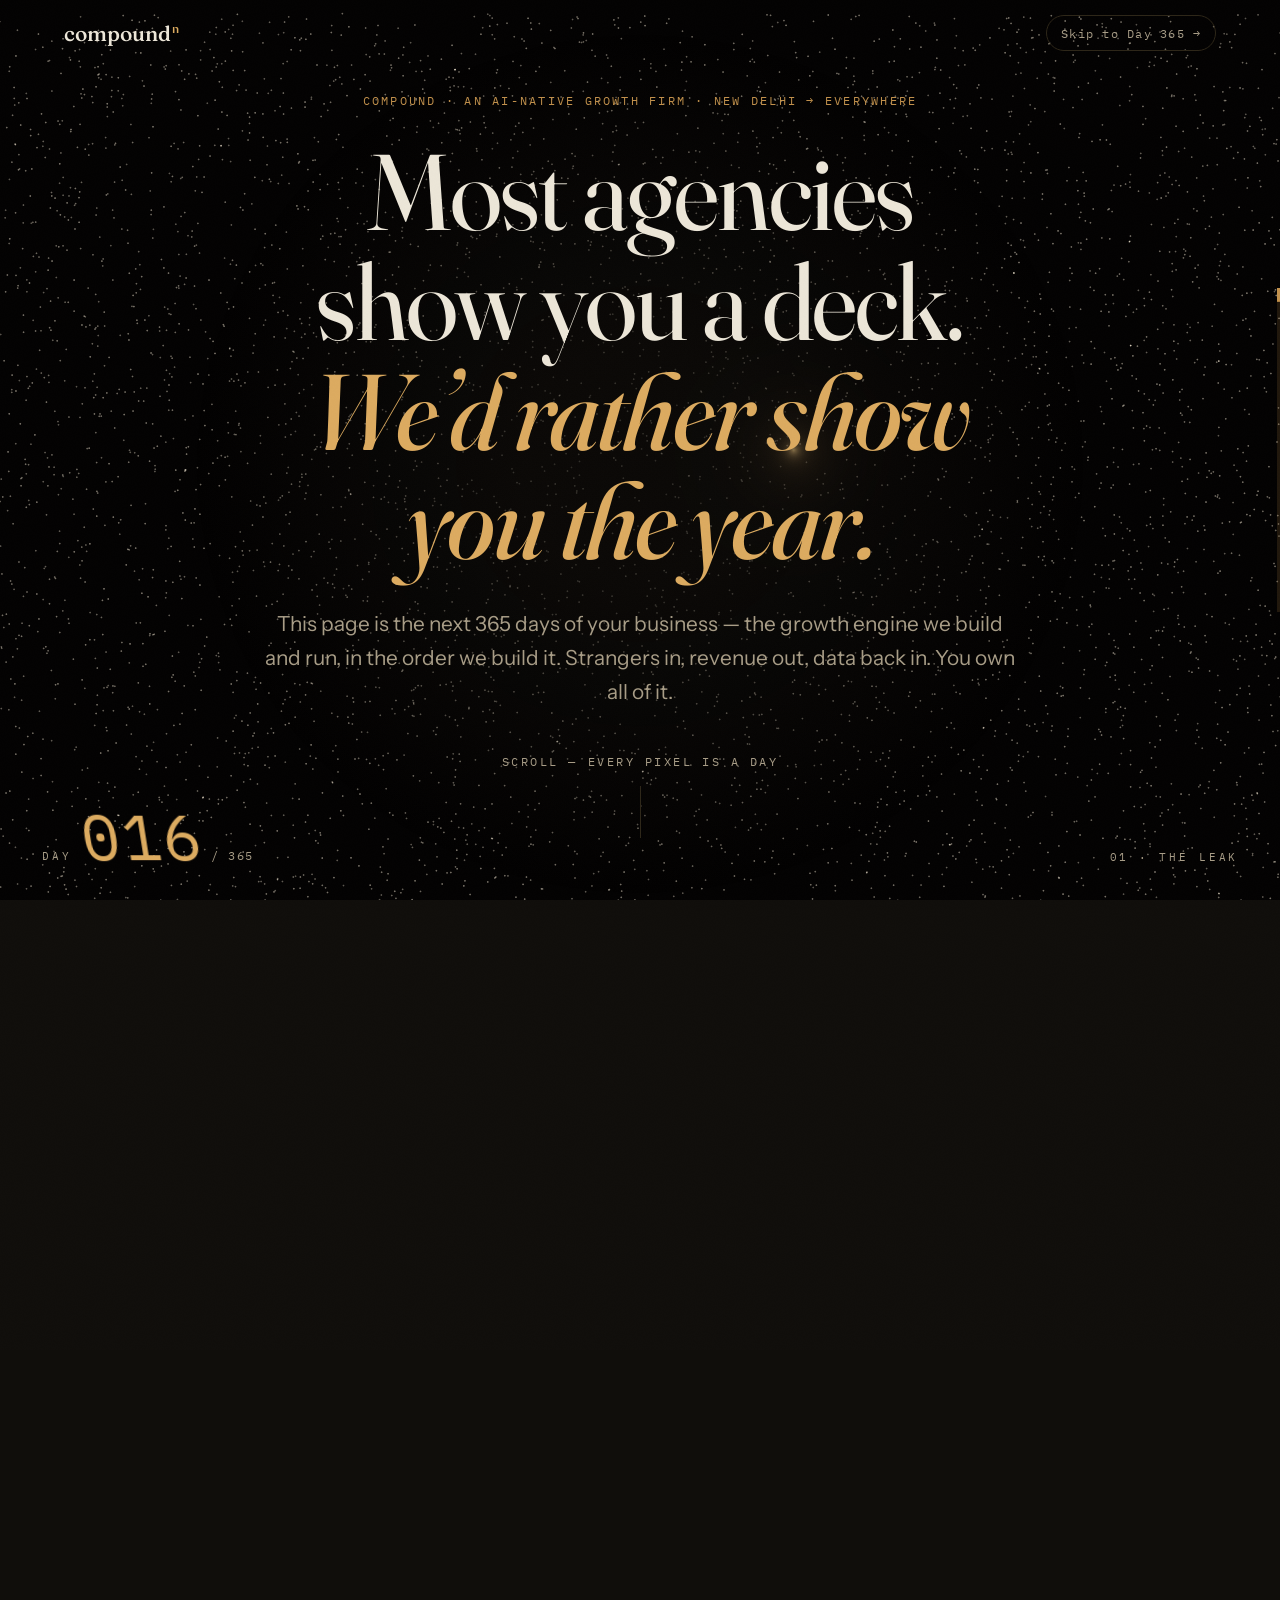
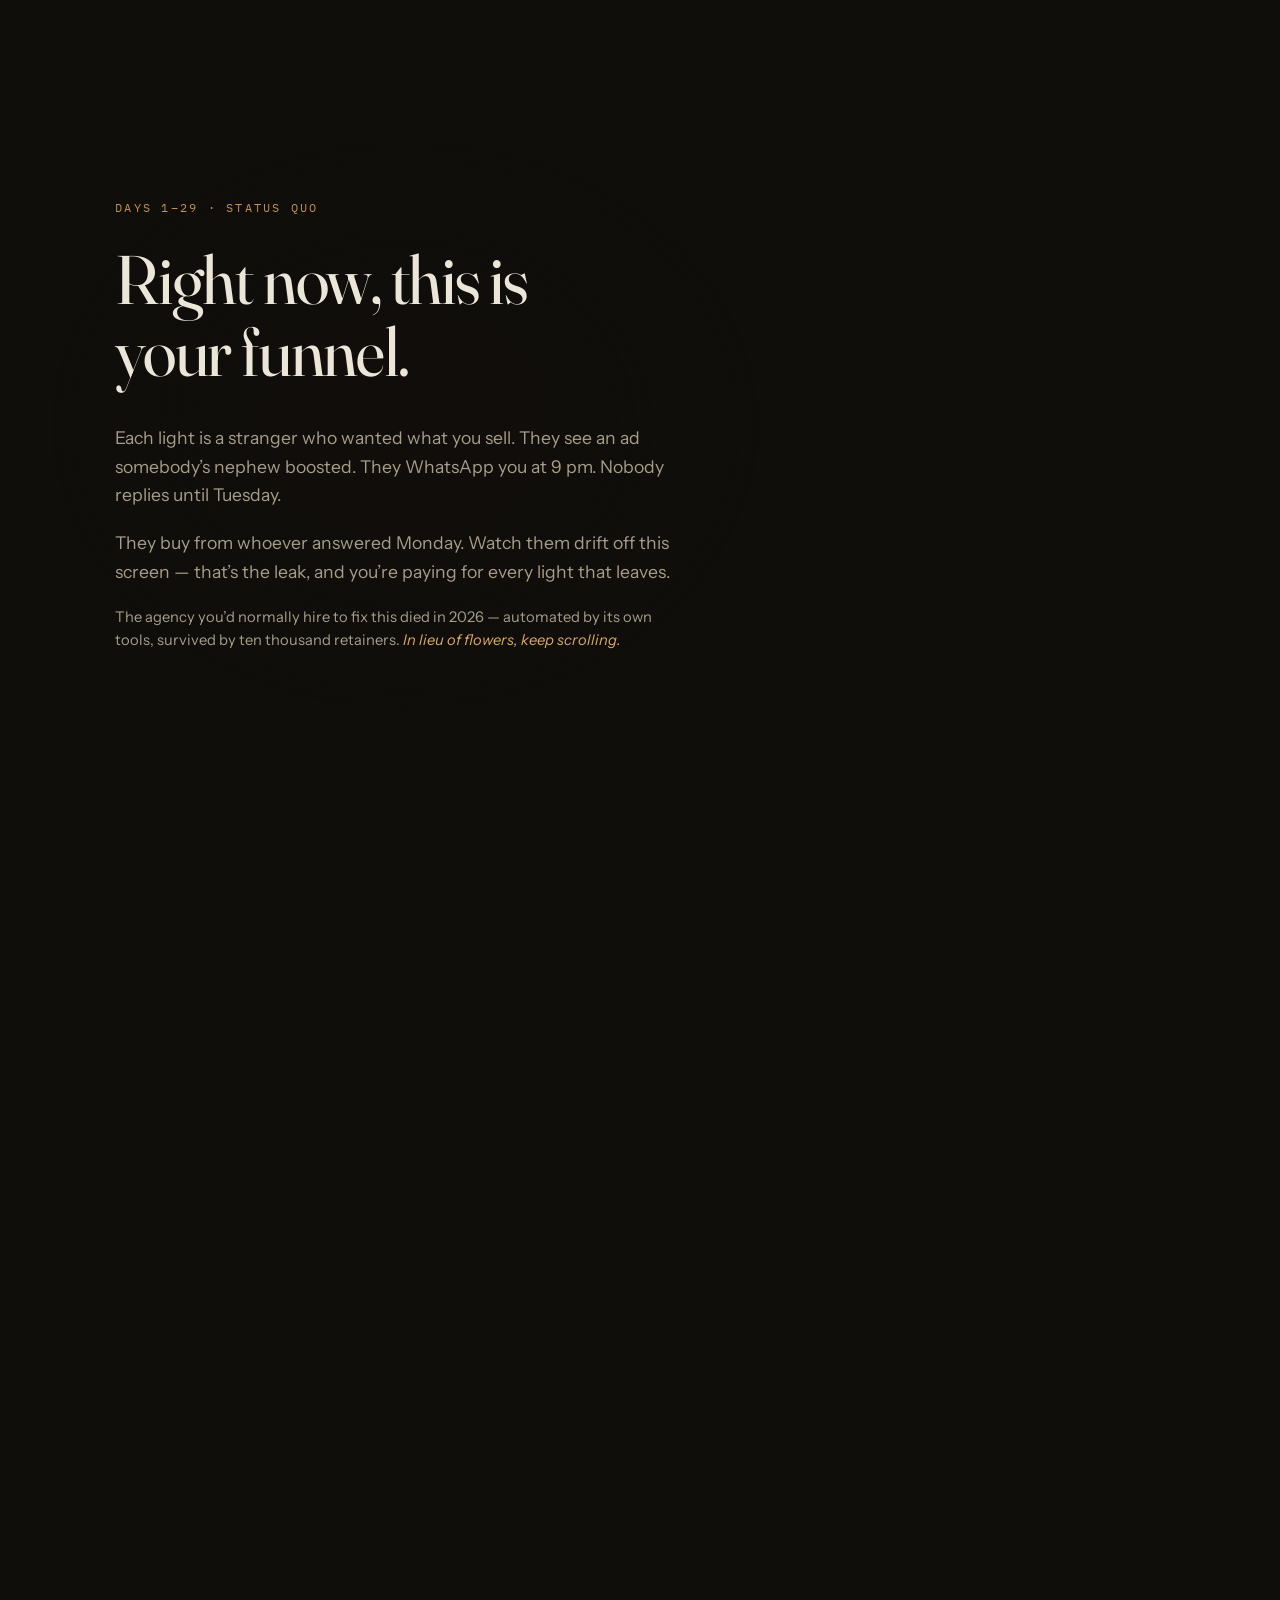
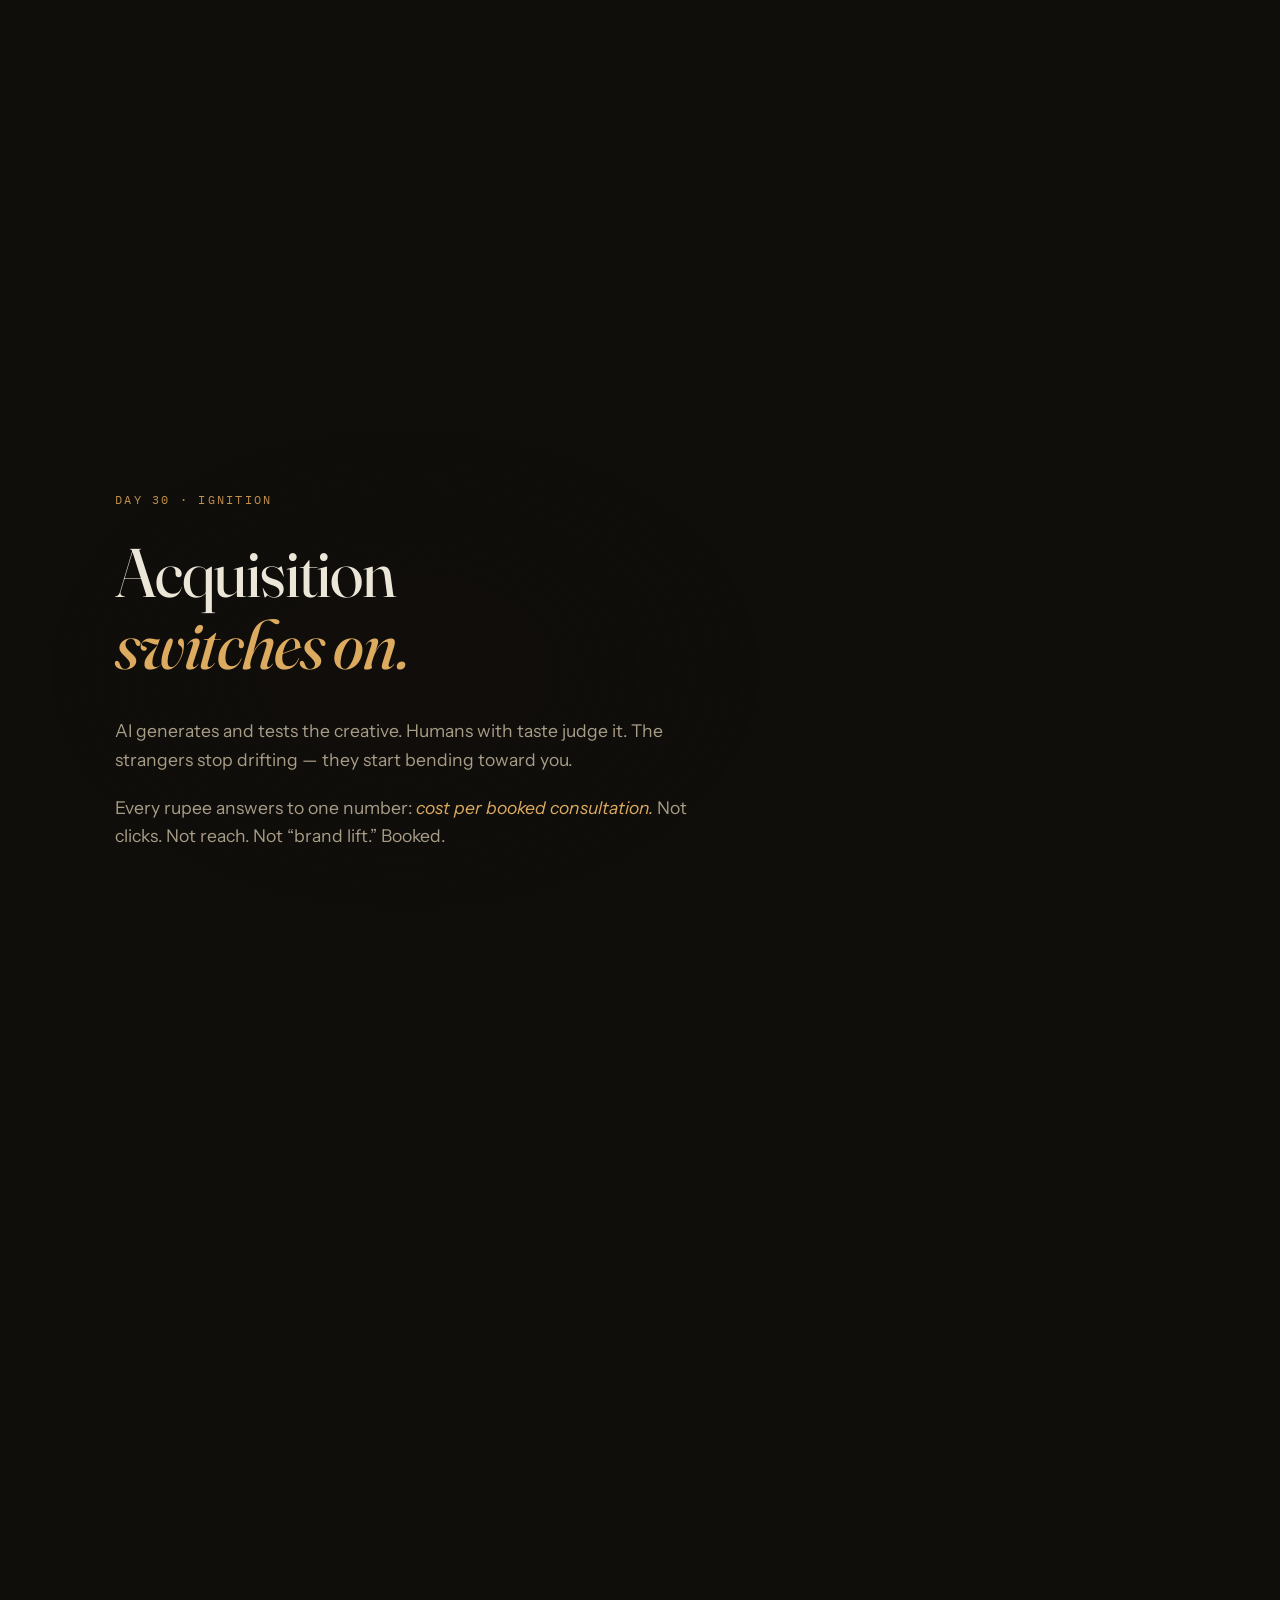
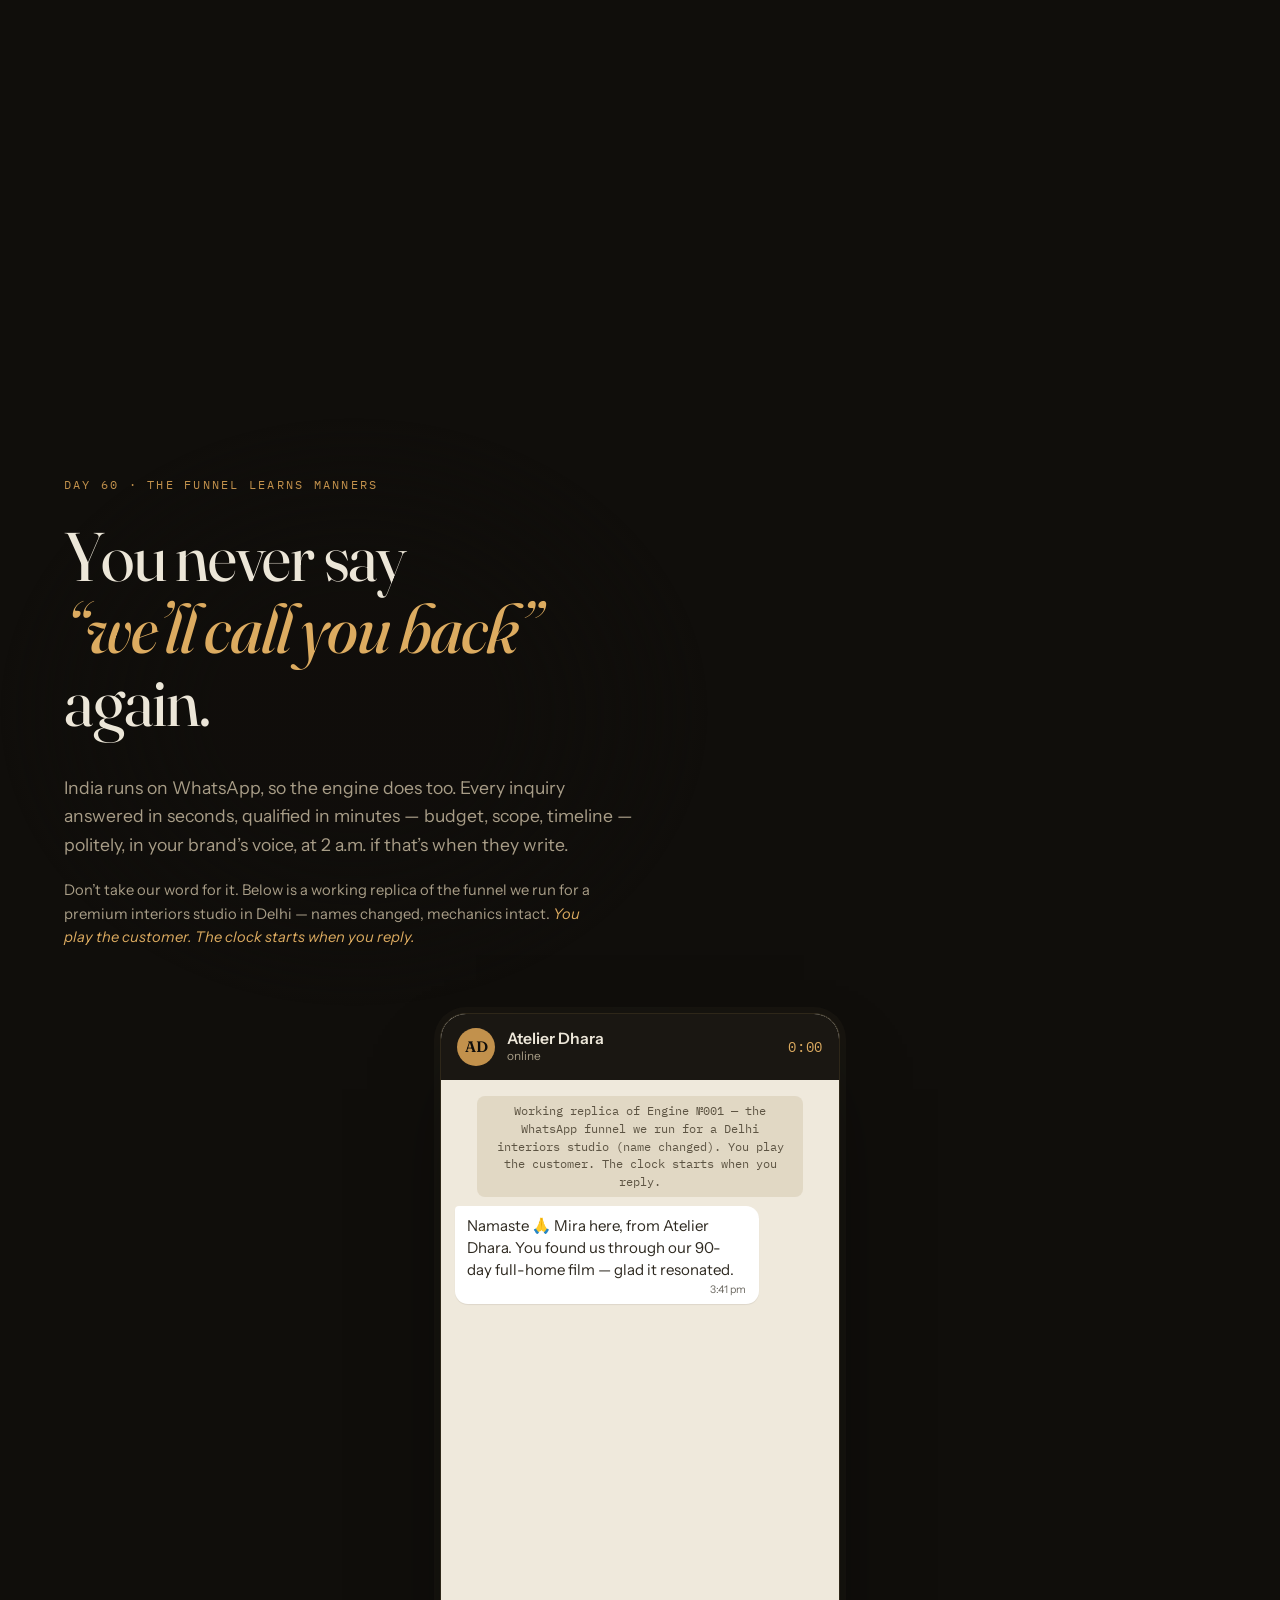
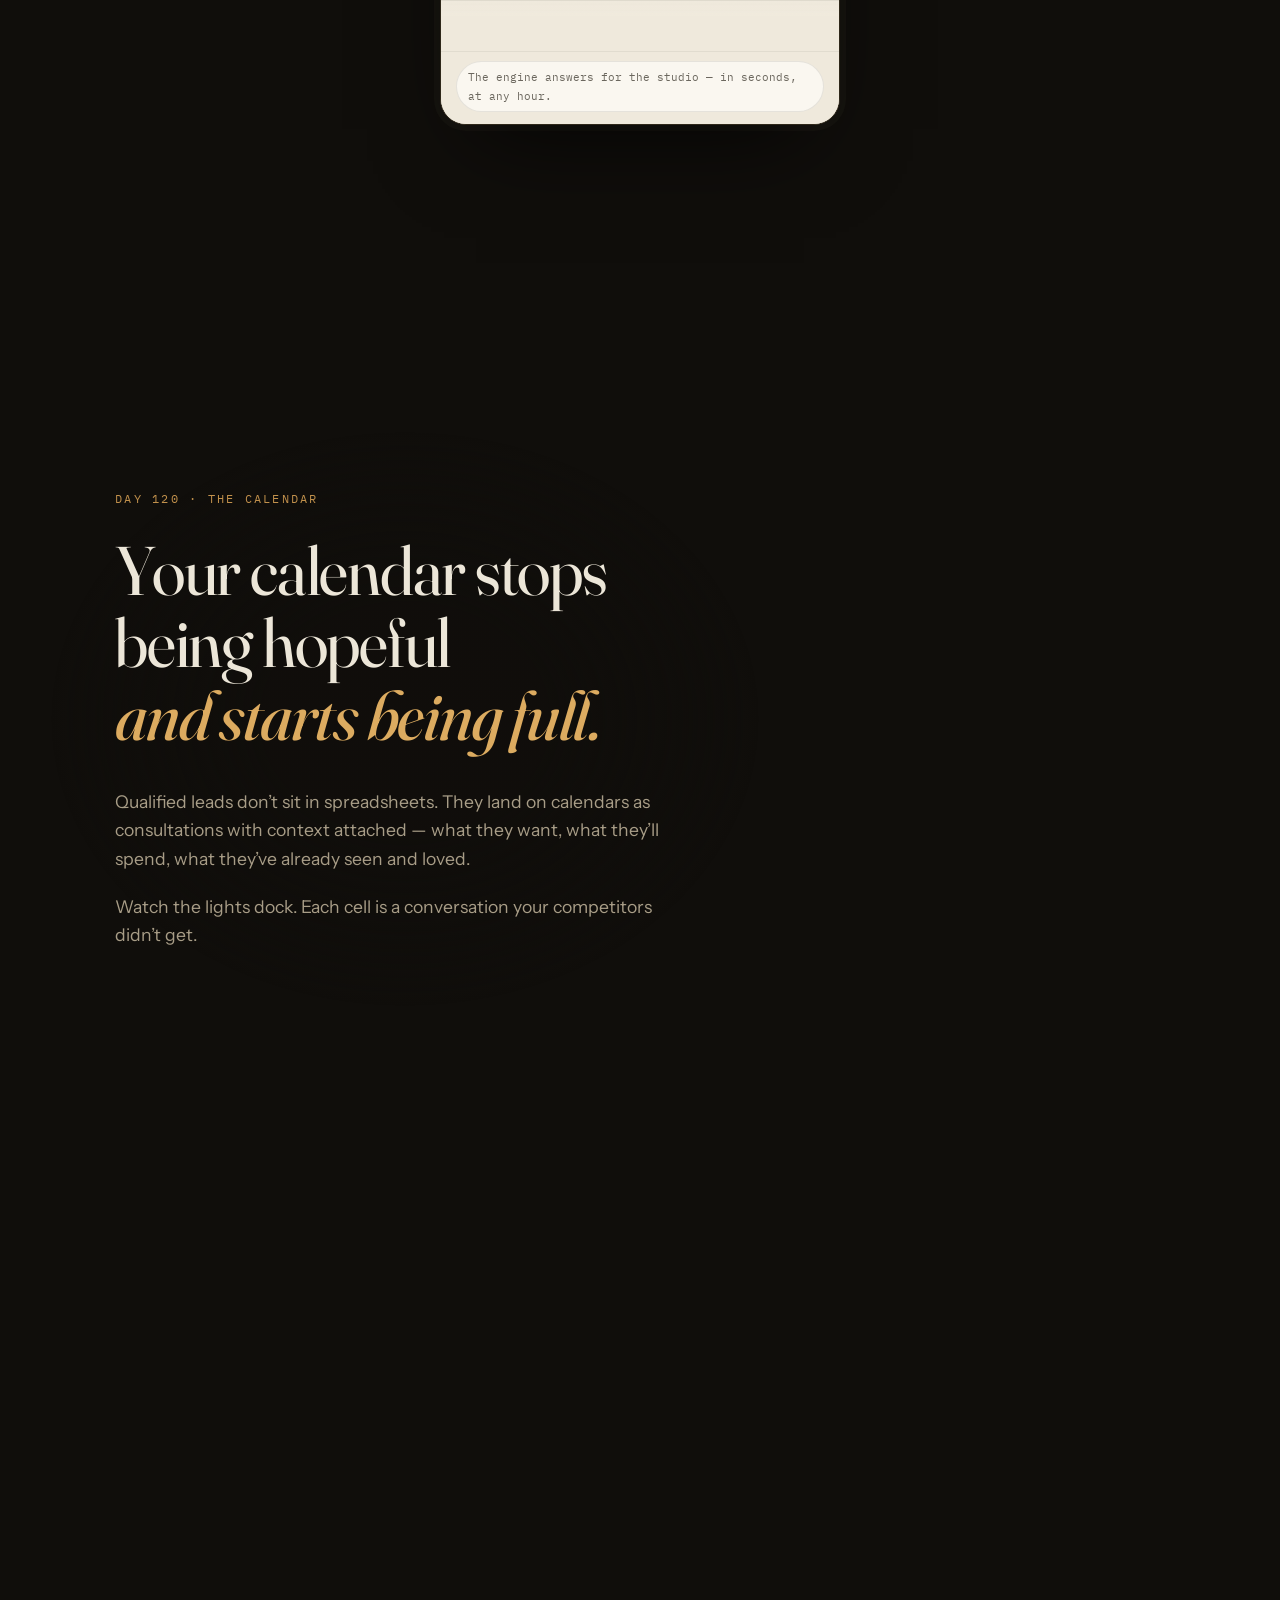
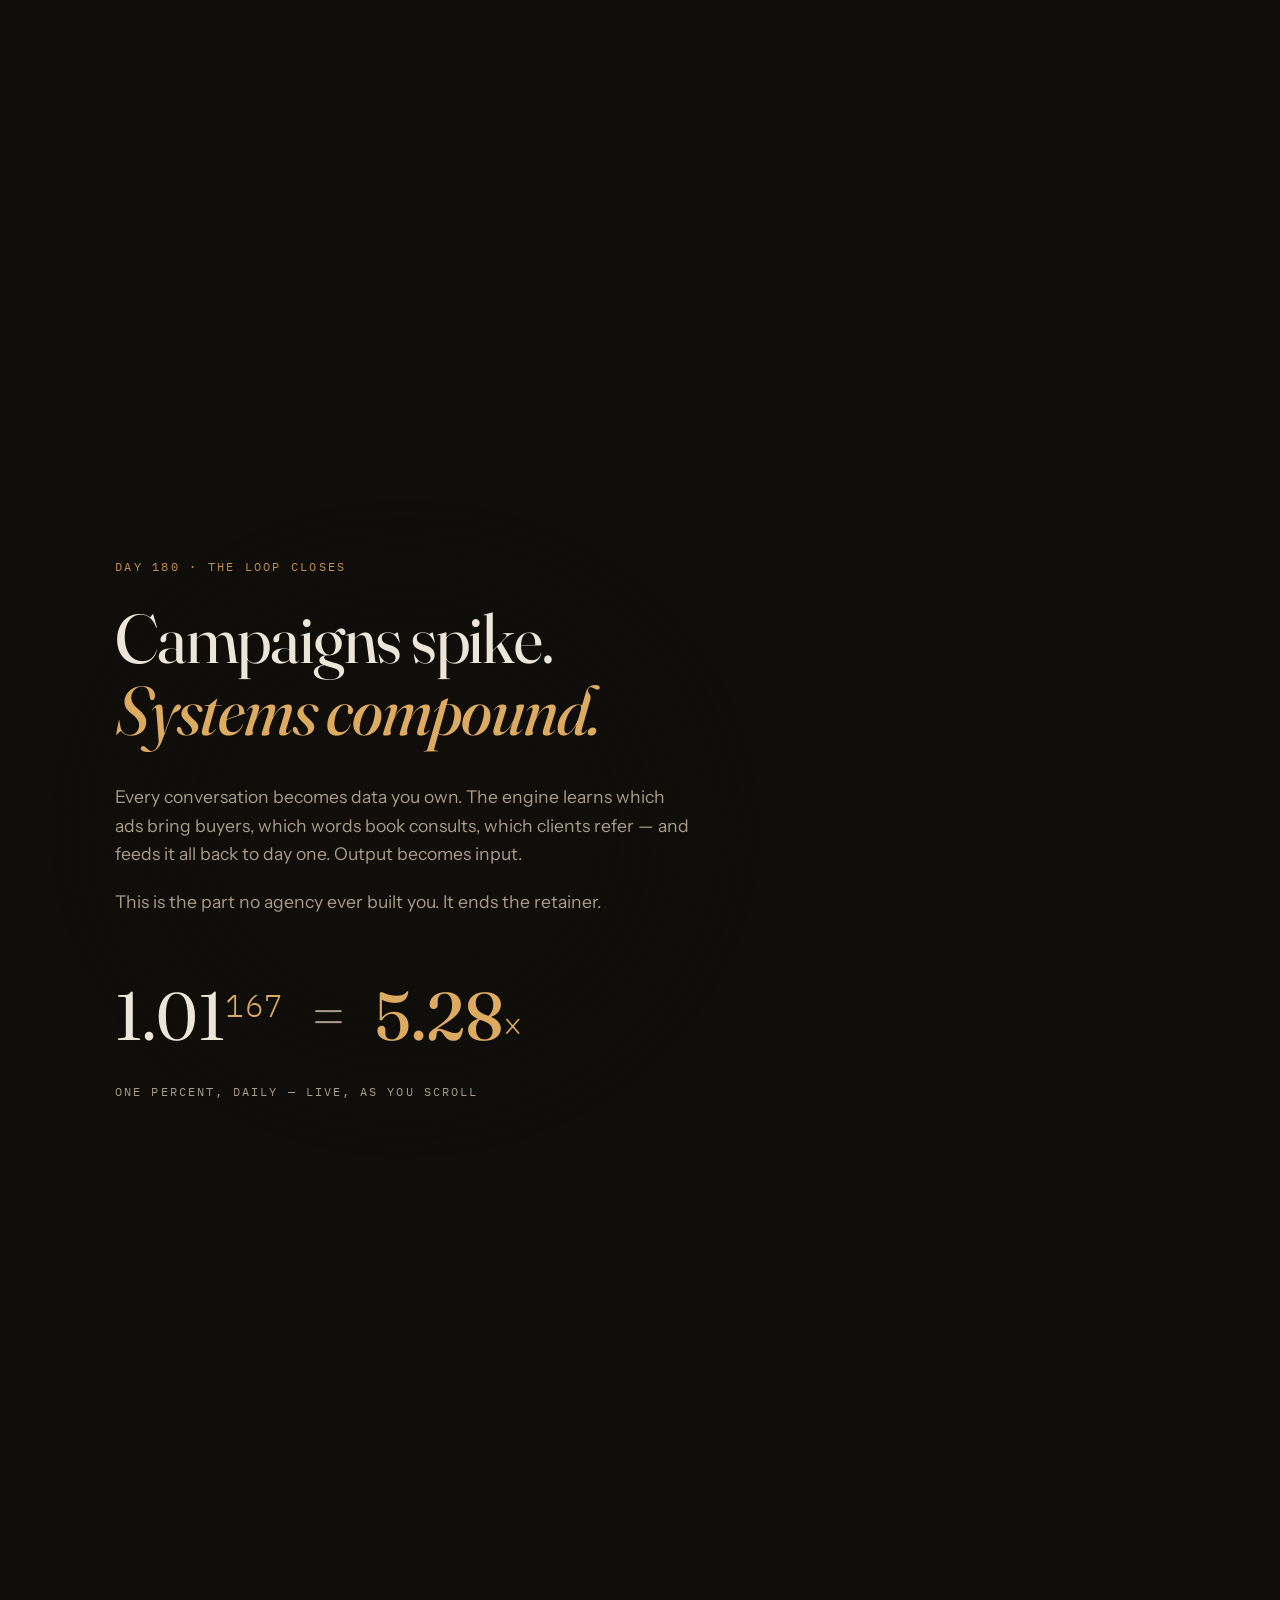
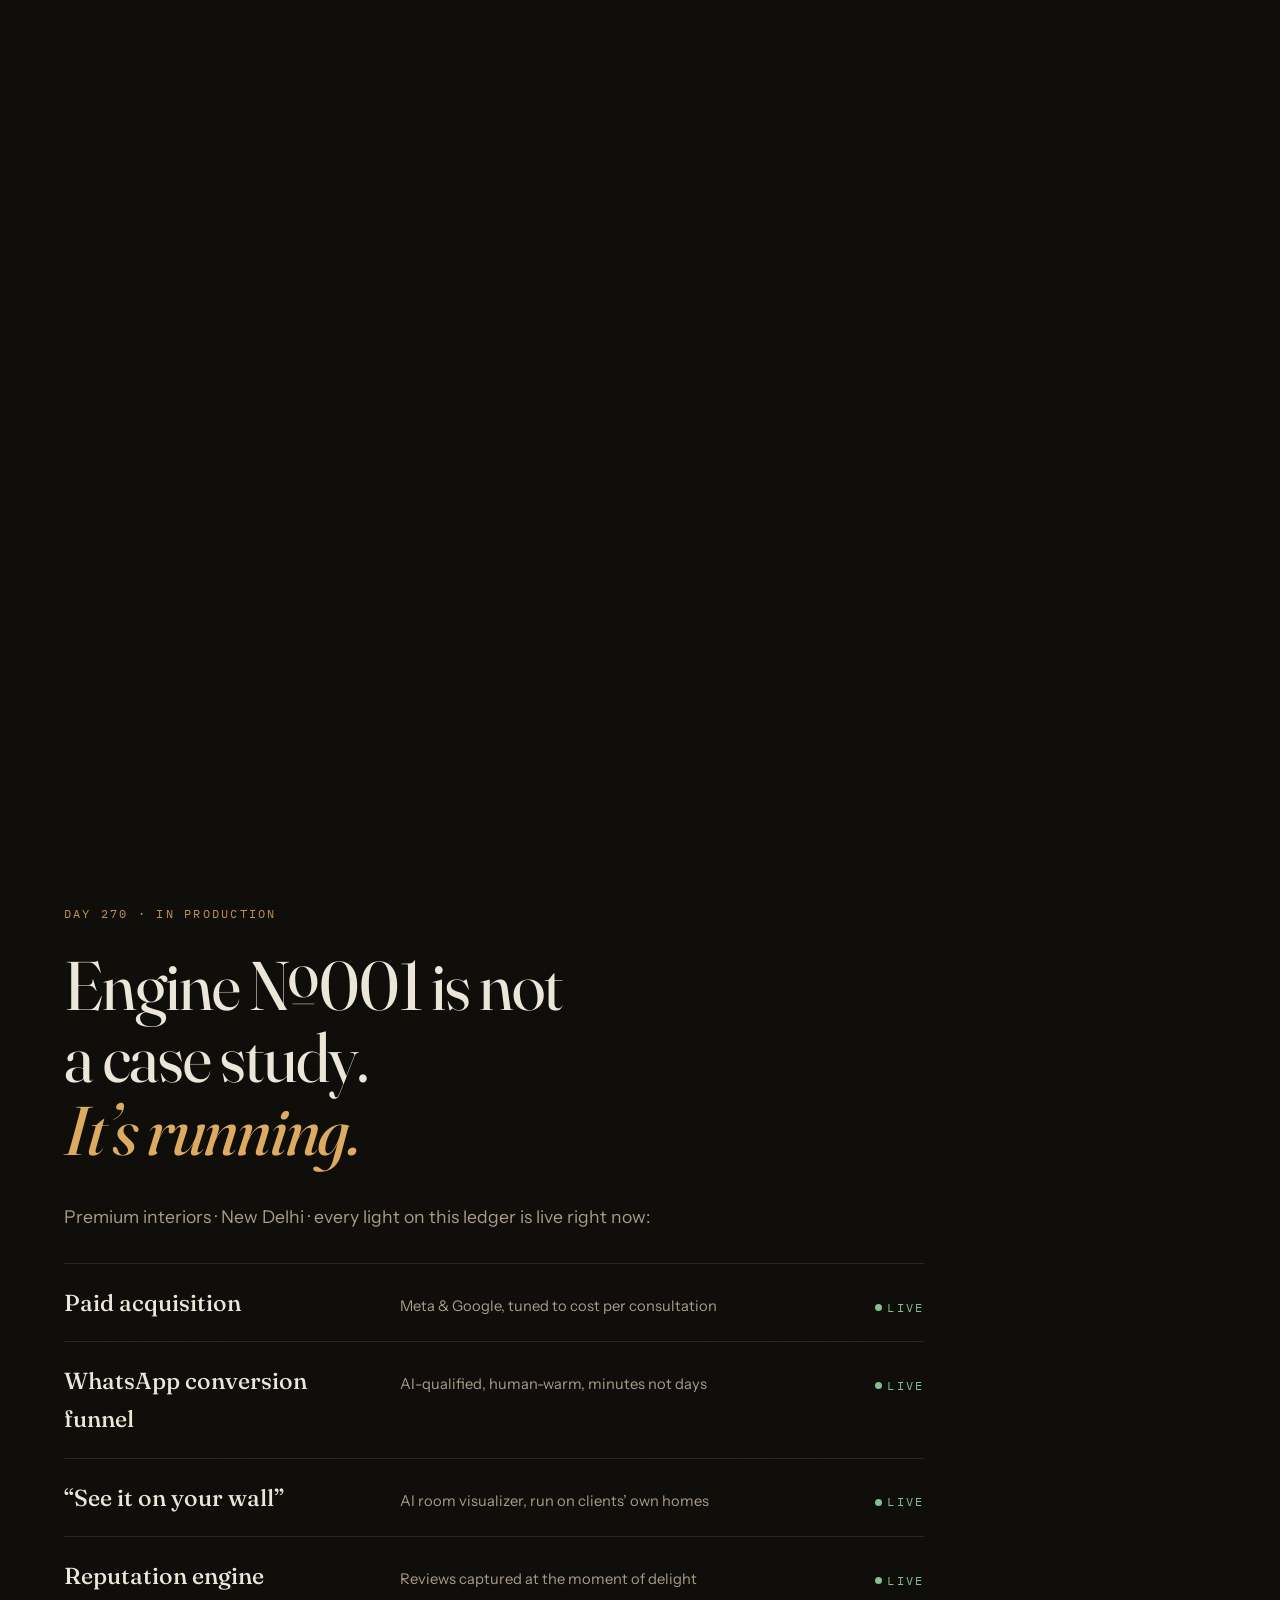
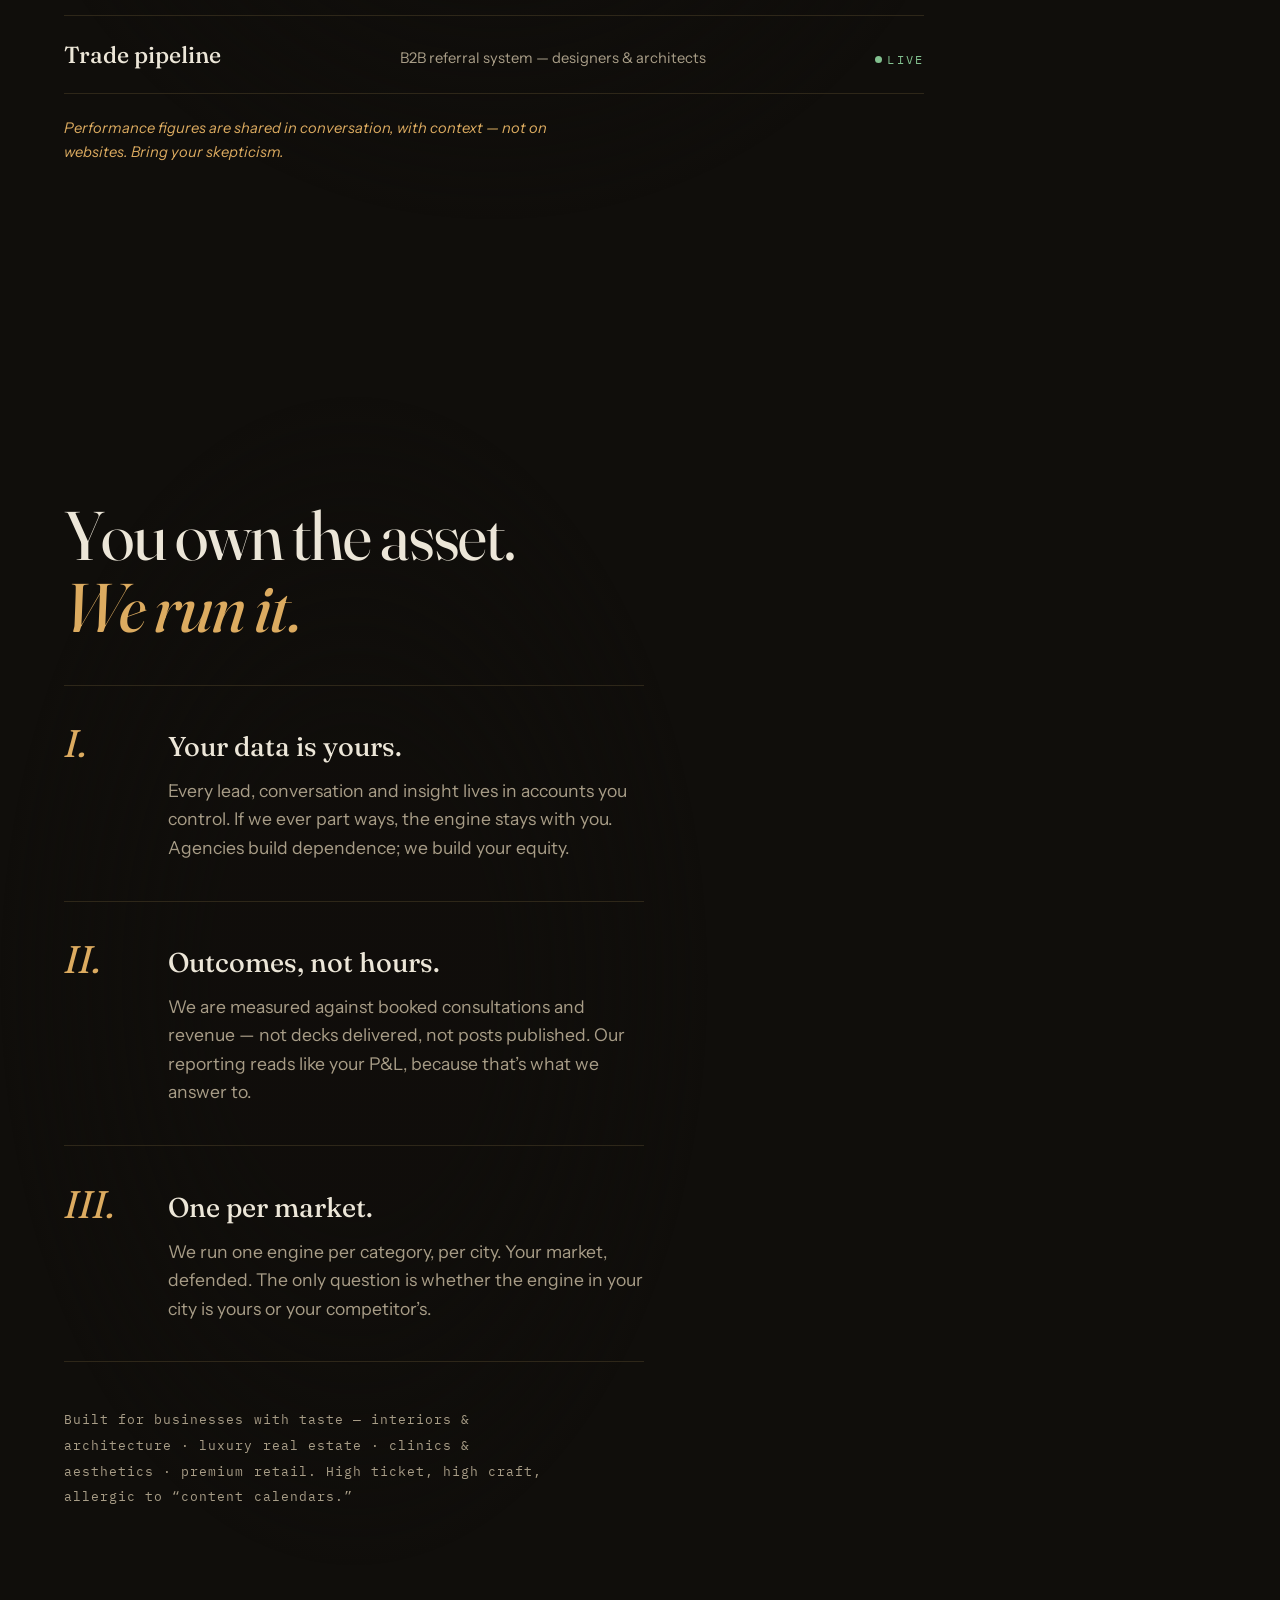
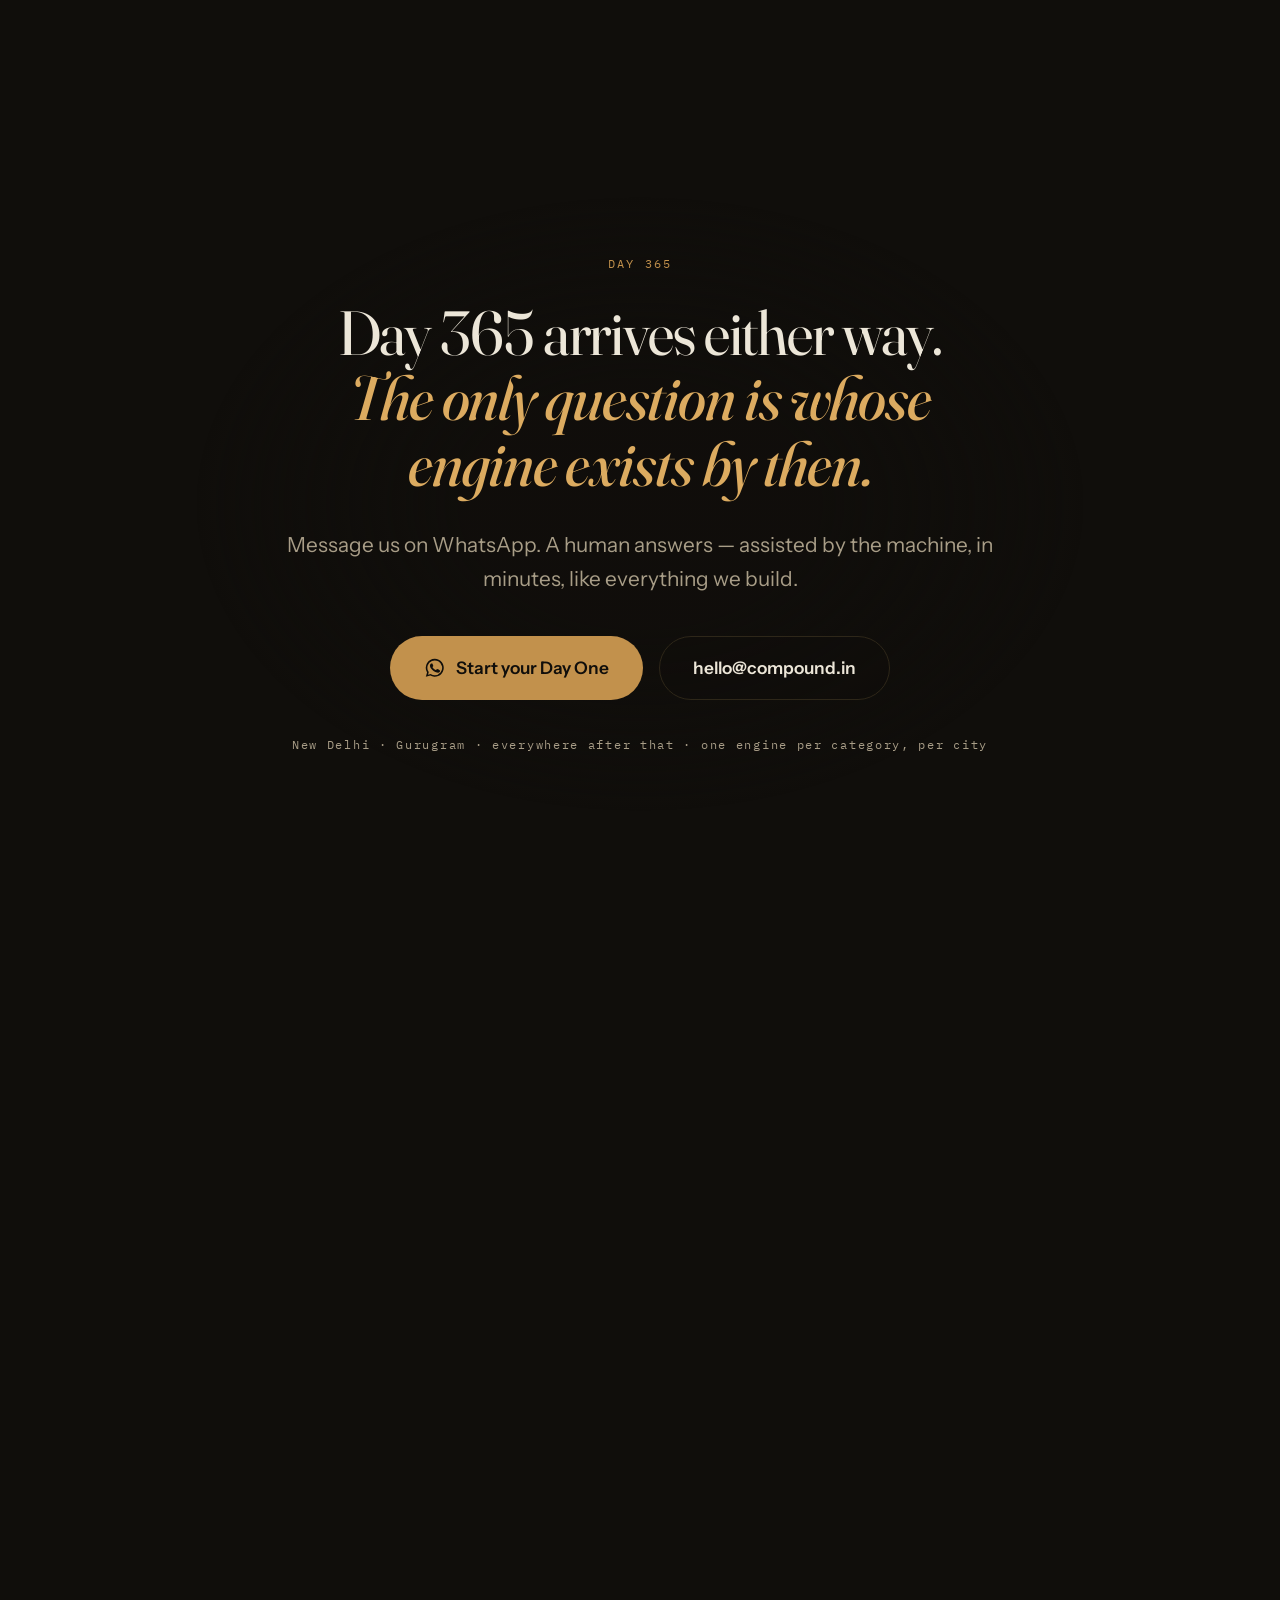
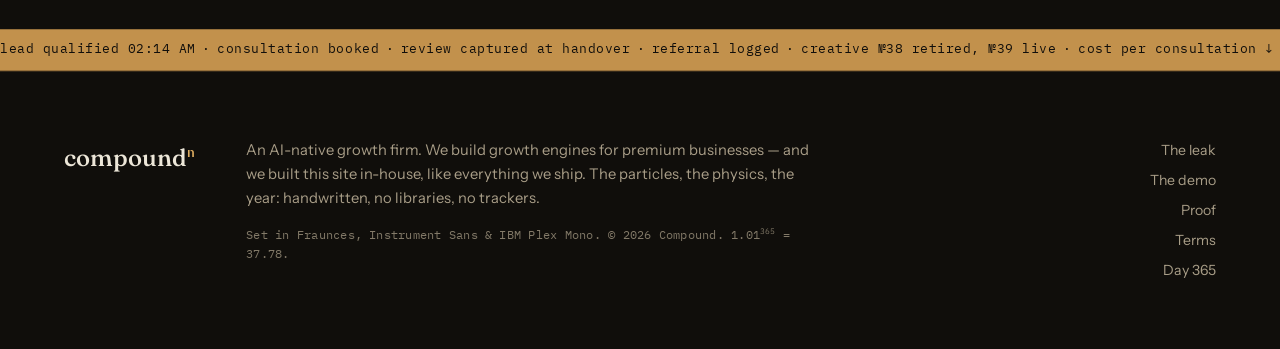
<file: compound/index.html>
<!DOCTYPE html>
<html lang="en">
<head>
  <meta charset="UTF-8" />
  <meta name="viewport" content="width=device-width, initial-scale=1.0, viewport-fit=cover" />
  <title>Compound — your next 365 days, in one scroll</title>
  <meta name="description" content="Compound builds and runs AI-native growth engines for premium businesses. No deck, no 'capabilities' — scroll through the year we build you: acquisition, WhatsApp conversion, booked consultations, compounding data you own." />
  <meta name="theme-color" content="#100e0b" />
  <meta property="og:title" content="Compound — your next 365 days, in one scroll" />
  <meta property="og:description" content="Most agencies show you a deck. We'd rather show you the year. An AI-native growth firm — New Delhi → everywhere." />
  <meta property="og:type" content="website" />
  <link rel="icon" href="data:image/svg+xml,%3Csvg xmlns='http://www.w3.org/2000/svg' viewBox='0 0 64 64'%3E%3Crect width='64' height='64' rx='14' fill='%23100e0b'/%3E%3Ctext x='27' y='44' font-family='Georgia,serif' font-size='34' fill='%23F3EFE6' text-anchor='middle'%3EC%3C/text%3E%3Ctext x='47' y='28' font-family='Georgia,serif' font-size='18' fill='%23C2914C' text-anchor='middle'%3En%3C/text%3E%3C/svg%3E" />
  <link rel="preconnect" href="https://fonts.googleapis.com" />
  <link rel="preconnect" href="https://fonts.gstatic.com" crossorigin />
  <link href="https://fonts.googleapis.com/css2?family=Fraunces:ital,opsz,wght@0,9..144,300..700;1,9..144,300..700&family=Instrument+Sans:ital,wght@0,400..700;1,400..700&family=IBM+Plex+Mono:ital,wght@0,400;0,500;1,400&display=swap" rel="stylesheet" />
  <link rel="stylesheet" href="styles.css" />
  <noscript><style>
    .reveal,.kin .kw i{opacity:1;transform:none}
    #boot,#cursor,.hud{display:none!important}
    .noscript-note{display:block!important}
  </style></noscript>
</head>
<body>

  <!-- boot -->
  <div id="boot" aria-hidden="true">
    <p class="boot__mark">compound<sup>n</sup></p>
    <p class="boot__line mono"><span id="bootEq">1.01<sup>1</sup> = 1.01</span></p>
    <p class="boot__sub mono">compiling your next 365 days</p>
  </div>

  <!-- the field -->
  <canvas id="field" aria-hidden="true"></canvas>

  <!-- chrome -->
  <header class="nav" id="nav">
    <a class="nav__mark" href="#top" aria-label="Compound — back to day zero">compound<sup>n</sup></a>
    <a class="nav__skip mono" href="#begin">Skip to Day 365 <span aria-hidden="true">&rarr;</span></a>
  </header>

  <div class="hud" aria-hidden="true">
    <div class="hud__day">
      <span class="hud__dayLabel mono">DAY</span>
      <span class="hud__dayNum mono" id="dayNum">000</span>
      <span class="hud__dayOf mono">/ 365</span>
    </div>
    <div class="hud__chapter mono" id="chapterTag">00 · DAY ZERO</div>
    <div class="hud__rail"><span id="railFill"></span></div>
  </div>

  <div id="cursor" aria-hidden="true"><span id="cursorTag"></span></div>

  <p class="noscript-note mono" style="display:none">JavaScript is off — the year won&rsquo;t animate, but every word below still works. So does WhatsApp.</p>

  <main id="top">

    <!-- ======== CH 00 · DAY ZERO ======== -->
    <section class="ch ch--zero" id="zero" data-days="0,7" data-tag="00 · DAY ZERO" data-beh="0">
      <div class="ch__pin">
        <div class="ch__inner ch__inner--center">
          <p class="eyebrow mono reveal">Compound · an AI-native growth firm · New Delhi &rarr; everywhere</p>
          <h1 class="kin kin--hero" aria-label="Most agencies show you a deck. We'd rather show you the year.">
            <span class="kin__line"><span class="kw"><i>Most</i></span> <span class="kw"><i>agencies</i></span> <span class="kw"><i>show</i></span> <span class="kw"><i>you</i></span> <span class="kw"><i>a&nbsp;deck.</i></span></span>
            <span class="kin__line kin__line--accent"><span class="kw"><i>We&rsquo;d</i></span> <span class="kw"><i>rather</i></span> <span class="kw"><i>show</i></span> <span class="kw"><i>you</i></span> <span class="kw"><i>the&nbsp;year.</i></span></span>
          </h1>
          <p class="lede reveal">This page is the next 365 days of your business — the growth engine we build and run, in the order we build it. Strangers in, revenue out, data back in. You own all of it.</p>
          <p class="scrollcue mono reveal">scroll — every pixel is a day<span class="scrollcue__bar" aria-hidden="true"></span></p>
        </div>
      </div>
    </section>

    <!-- ======== CH 01 · THE LEAK ======== -->
    <section class="ch ch--leak" id="leak" data-days="8,29" data-tag="01 · THE LEAK" data-beh="1">
      <div class="ch__pin">
        <div class="ch__inner">
          <p class="kicker mono reveal">Days 1–29 · status quo</p>
          <h2 class="kin" aria-label="Right now, this is your funnel.">
            <span class="kin__line"><span class="kw"><i>Right</i></span> <span class="kw"><i>now,</i></span> <span class="kw"><i>this</i></span> <span class="kw"><i>is</i></span></span>
            <span class="kin__line"><span class="kw"><i>your</i></span> <span class="kw"><i>funnel.</i></span></span>
          </h2>
          <div class="ch__copy reveal">
            <p>Each light is a stranger who wanted what you sell. They see an ad somebody&rsquo;s nephew boosted. They WhatsApp you at 9 pm. Nobody replies until Tuesday.</p>
            <p>They buy from whoever answered Monday. Watch them drift off this screen — that&rsquo;s the leak, and you&rsquo;re paying for every light that leaves.</p>
            <p class="ch__aside">The agency you&rsquo;d normally hire to fix this died in 2026 — automated by its own tools, survived by ten thousand retainers. <em>In lieu of flowers, keep scrolling.</em></p>
          </div>
        </div>
      </div>
    </section>

    <!-- ======== CH 02 · IGNITION ======== -->
    <section class="ch ch--attract" id="attract" data-days="30,59" data-tag="02 · ATTRACT" data-beh="2">
      <div class="ch__pin">
        <div class="ch__inner">
          <p class="kicker mono reveal">Day 30 · ignition</p>
          <h2 class="kin" aria-label="Acquisition switches on.">
            <span class="kin__line"><span class="kw"><i>Acquisition</i></span></span>
            <span class="kin__line kin__line--accent"><span class="kw"><i>switches</i></span> <span class="kw"><i>on.</i></span></span>
          </h2>
          <div class="ch__copy reveal">
            <p>AI generates and tests the creative. Humans with taste judge it. The strangers stop drifting — they start bending toward you.</p>
            <p>Every rupee answers to one number: <em>cost per booked consultation.</em> Not clicks. Not reach. Not &ldquo;brand lift.&rdquo; Booked.</p>
          </div>
        </div>
      </div>
    </section>

    <!-- ======== CH 03 · CONVERT + DEMO ======== -->
    <section class="ch ch--convert" id="convert" data-days="60,118" data-tag="03 · CONVERT" data-beh="3">
      <div class="ch__flow">
        <div class="ch__inner">
          <p class="kicker mono reveal">Day 60 · the funnel learns manners</p>
          <h2 class="kin" aria-label="You never say 'we'll call you back' again.">
            <span class="kin__line"><span class="kw"><i>You</i></span> <span class="kw"><i>never</i></span> <span class="kw"><i>say</i></span></span>
            <span class="kin__line kin__line--accent"><span class="kw"><i>&ldquo;we&rsquo;ll</i></span> <span class="kw"><i>call</i></span> <span class="kw"><i>you</i></span> <span class="kw"><i>back&rdquo;</i></span></span>
            <span class="kin__line"><span class="kw"><i>again.</i></span></span>
          </h2>
          <div class="ch__copy reveal">
            <p>India runs on WhatsApp, so the engine does too. Every inquiry answered in seconds, qualified in minutes — budget, scope, timeline — politely, in your brand&rsquo;s voice, at 2 a.m. if that&rsquo;s when they write.</p>
            <p class="ch__aside">Don&rsquo;t take our word for it. Below is a working replica of the funnel we run for a premium interiors studio in Delhi — names changed, mechanics intact. <em>You play the customer. The clock starts when you reply.</em></p>
          </div>
        </div>

        <div class="demo__stage">
          <div class="phone reveal" id="phone">
            <div class="phone__header">
              <div class="phone__avatar" aria-hidden="true">AD</div>
              <div class="phone__id">
                <p class="phone__name">Atelier Dhara</p>
                <p class="phone__status" id="chatStatus">online</p>
              </div>
              <div class="phone__timer mono" id="chatTimer" aria-label="Elapsed time">0:00</div>
            </div>
            <div class="phone__scroll" id="chatScroll">
              <div class="phone__chat" id="chatLog" aria-live="polite"><noscript><p class="msg msg--note">JavaScript is off, so the simulation can&rsquo;t run here. The real engine, of course, runs anyway — WhatsApp us.</p></noscript></div>
            </div>
            <div class="phone__chips" id="chatChips"></div>
            <div class="phone__inputbar" aria-hidden="true">
              <span class="phone__inputhint">The engine answers for the studio — in seconds, at any hour.</span>
            </div>
          </div>

          <aside class="demo__result" id="demoResult" hidden>
            <p class="demo__bigtime mono"><span id="finalTime">0:00</span></p>
            <p class="demo__verdict">Booked — while the studio slept.</p>
            <p class="demo__copy">No forms. No &ldquo;we&rsquo;ll call you back.&rdquo; Premium customers buy from whoever answers first — the engine makes sure that&rsquo;s you.</p>
            <div class="demo__ctaRow">
              <a class="btn btn--brass" href="#begin" data-cursor="DAY 365">Get this engine <span class="btn__arrow">&rarr;</span></a>
              <button class="btn btn--ghost" id="replayDemo" type="button" data-cursor="REPLAY">Replay <span class="btn__arrow">&#8635;</span></button>
            </div>
          </aside>
        </div>
      </div>
    </section>

    <!-- ======== CH 04 · BOOK ======== -->
    <section class="ch ch--book" id="book" data-days="119,179" data-tag="04 · BOOK" data-beh="4">
      <div class="ch__pin">
        <div class="ch__inner">
          <p class="kicker mono reveal">Day 120 · the calendar</p>
          <h2 class="kin" aria-label="Your calendar stops being hopeful and starts being full.">
            <span class="kin__line"><span class="kw"><i>Your</i></span> <span class="kw"><i>calendar</i></span> <span class="kw"><i>stops</i></span></span>
            <span class="kin__line"><span class="kw"><i>being</i></span> <span class="kw"><i>hopeful</i></span></span>
            <span class="kin__line kin__line--accent"><span class="kw"><i>and</i></span> <span class="kw"><i>starts</i></span> <span class="kw"><i>being</i></span> <span class="kw"><i>full.</i></span></span>
          </h2>
          <div class="ch__copy reveal">
            <p>Qualified leads don&rsquo;t sit in spreadsheets. They land on calendars as consultations with context attached — what they want, what they&rsquo;ll spend, what they&rsquo;ve already seen and loved.</p>
            <p>Watch the lights dock. Each cell is a conversation your competitors didn&rsquo;t get.</p>
          </div>
        </div>
      </div>
    </section>

    <!-- ======== CH 05 · COMPOUND ======== -->
    <section class="ch ch--compound" id="compound" data-days="180,269" data-tag="05 · COMPOUND" data-beh="5">
      <div class="ch__pin">
        <div class="ch__inner">
          <p class="kicker mono reveal">Day 180 · the loop closes</p>
          <h2 class="kin" aria-label="Campaigns spike. Systems compound.">
            <span class="kin__line"><span class="kw"><i>Campaigns</i></span> <span class="kw"><i>spike.</i></span></span>
            <span class="kin__line kin__line--accent"><span class="kw"><i>Systems</i></span> <span class="kw"><i>compound.</i></span></span>
          </h2>
          <div class="ch__copy reveal">
            <p>Every conversation becomes data you own. The engine learns which ads bring buyers, which words book consults, which clients refer — and feeds it all back to day one. Output becomes input.</p>
            <p>This is the part no agency ever built you. It ends the retainer.</p>
          </div>
          <p class="liveEq" id="liveEq" aria-hidden="true">1.01<sup id="liveExp">180</sup> <span class="liveEq__eq">=</span> <span class="liveEq__res" id="liveRes">5.99</span><span class="liveEq__x">&times;</span></p>
          <p class="liveEq__note mono reveal">one percent, daily — live, as you scroll</p>
        </div>
      </div>
    </section>

    <!-- ======== CH 06 · PROOF ======== -->
    <section class="ch ch--proof" id="proof" data-days="270,319" data-tag="06 · PROOF" data-beh="6">
      <div class="ch__flow">
        <div class="ch__inner ch__inner--wide">
          <p class="kicker mono reveal">Day 270 · in production</p>
          <h2 class="kin" aria-label="Engine №001 is not a case study. It's running.">
            <span class="kin__line"><span class="kw"><i>Engine</i></span> <span class="kw"><i>№001</i></span> <span class="kw"><i>is</i></span> <span class="kw"><i>not</i></span></span>
            <span class="kin__line"><span class="kw"><i>a</i></span> <span class="kw"><i>case</i></span> <span class="kw"><i>study.</i></span></span>
            <span class="kin__line kin__line--accent"><span class="kw"><i>It&rsquo;s</i></span> <span class="kw"><i>running.</i></span></span>
          </h2>
          <p class="ch__copy reveal">Premium interiors · New Delhi · every light on this ledger is live right now:</p>
          <ul class="ledger reveal">
            <li class="ledger__row">
              <span class="ledger__name">Paid acquisition</span>
              <span class="ledger__desc">Meta &amp; Google, tuned to cost per consultation</span>
              <span class="ledger__status"><span class="dot" aria-hidden="true"></span>Live</span>
            </li>
            <li class="ledger__row">
              <span class="ledger__name">WhatsApp conversion funnel</span>
              <span class="ledger__desc">AI-qualified, human-warm, minutes not days</span>
              <span class="ledger__status"><span class="dot" aria-hidden="true"></span>Live</span>
            </li>
            <li class="ledger__row">
              <span class="ledger__name">&ldquo;See it on your wall&rdquo;</span>
              <span class="ledger__desc">AI room visualizer, run on clients&rsquo; own homes</span>
              <span class="ledger__status"><span class="dot" aria-hidden="true"></span>Live</span>
            </li>
            <li class="ledger__row">
              <span class="ledger__name">Reputation engine</span>
              <span class="ledger__desc">Reviews captured at the moment of delight</span>
              <span class="ledger__status"><span class="dot" aria-hidden="true"></span>Live</span>
            </li>
            <li class="ledger__row">
              <span class="ledger__name">Trade pipeline</span>
              <span class="ledger__desc">B2B referral system — designers &amp; architects</span>
              <span class="ledger__status"><span class="dot" aria-hidden="true"></span>Live</span>
            </li>
          </ul>
          <p class="ch__aside reveal"><em>Performance figures are shared in conversation, with context — not on websites. Bring your skepticism.</em></p>
        </div>
      </div>
    </section>

    <!-- ======== CH 07 · TERMS ======== -->
    <section class="ch ch--terms" id="terms" data-days="320,364" data-tag="07 · THE TERMS" data-beh="6">
      <div class="ch__flow">
        <div class="ch__inner">
          <p class="kicker mono reveal">Day 320 · the terms</p>
          <h2 class="kin" aria-label="You own the asset. We run it.">
            <span class="kin__line"><span class="kw"><i>You</i></span> <span class="kw"><i>own</i></span> <span class="kw"><i>the</i></span> <span class="kw"><i>asset.</i></span></span>
            <span class="kin__line kin__line--accent"><span class="kw"><i>We</i></span> <span class="kw"><i>run</i></span> <span class="kw"><i>it.</i></span></span>
          </h2>
          <ol class="clauses">
            <li class="clause reveal">
              <p class="clause__no">I.</p>
              <div>
                <h3 class="clause__title">Your data is yours.</h3>
                <p class="clause__text">Every lead, conversation and insight lives in accounts you control. If we ever part ways, the engine stays with you. Agencies build dependence; we build your equity.</p>
              </div>
            </li>
            <li class="clause reveal">
              <p class="clause__no">II.</p>
              <div>
                <h3 class="clause__title">Outcomes, not hours.</h3>
                <p class="clause__text">We are measured against booked consultations and revenue — not decks delivered, not posts published. Our reporting reads like your P&amp;L, because that&rsquo;s what we answer to.</p>
              </div>
            </li>
            <li class="clause reveal">
              <p class="clause__no">III.</p>
              <div>
                <h3 class="clause__title">One per market.</h3>
                <p class="clause__text">We run one engine per category, per city. Your market, defended. The only question is whether the engine in your city is yours or your competitor&rsquo;s.</p>
              </div>
            </li>
          </ol>
          <p class="who mono reveal">Built for businesses with taste — interiors &amp; architecture · luxury real estate · clinics &amp; aesthetics · premium retail. High ticket, high craft, allergic to &ldquo;content calendars.&rdquo;</p>
        </div>
      </div>
    </section>

    <!-- ======== CH 08 · DAY 365 ======== -->
    <section class="ch ch--begin" id="begin" data-days="364,365" data-tag="08 · BEGIN" data-beh="7">
      <div class="ch__pin">
        <div class="ch__inner ch__inner--center">
          <p class="kicker mono reveal">Day 365</p>
          <h2 class="kin kin--final" aria-label="Day 365 arrives either way. The only question is whose engine exists by then.">
            <span class="kin__line"><span class="kw"><i>Day</i></span> <span class="kw"><i>365</i></span> <span class="kw"><i>arrives</i></span> <span class="kw"><i>either</i></span> <span class="kw"><i>way.</i></span></span>
            <span class="kin__line kin__line--accent"><span class="kw"><i>The</i></span> <span class="kw"><i>only</i></span> <span class="kw"><i>question</i></span> <span class="kw"><i>is</i></span> <span class="kw"><i>whose</i></span></span>
            <span class="kin__line kin__line--accent"><span class="kw"><i>engine</i></span> <span class="kw"><i>exists</i></span> <span class="kw"><i>by</i></span> <span class="kw"><i>then.</i></span></span>
          </h2>
          <p class="lede reveal">Message us on WhatsApp. A human answers — assisted by the machine, in minutes, like everything we build.</p>
          <div class="begin__actions reveal">
            <a class="btn btn--brass btn--big" id="waMain" href="https://wa.me/919999999999?text=Hi%20Compound%20%E2%80%94%20I%20run%20a%20premium%20business%20and%20I%20want%20a%20growth%20engine.%20Day%20one%20is%20today." target="_blank" rel="noopener" data-cursor="WHATSAPP">
              <svg class="wa" viewBox="0 0 24 24" aria-hidden="true"><path fill="currentColor" d="M12 2a10 10 0 0 0-8.6 15.1L2 22l5-1.3A10 10 0 1 0 12 2Zm0 18.2a8.2 8.2 0 0 1-4.2-1.1l-.3-.2-3 .8.8-2.9-.2-.3A8.2 8.2 0 1 1 12 20.2Zm4.6-6.1c-.3-.1-1.5-.7-1.7-.8-.2-.1-.4-.1-.6.1-.2.3-.6.8-.8 1-.1.2-.3.2-.5.1a6.7 6.7 0 0 1-3.4-2.9c-.3-.4 0-.5.1-.7l.4-.5c.1-.2.1-.3.2-.5 0-.2 0-.4-.1-.5l-.8-1.9c-.2-.5-.4-.4-.6-.4h-.5c-.2 0-.5 0-.7.3-.3.3-1 .9-1 2.2s1 2.6 1.1 2.8c.1.2 2 3.1 4.9 4.3.7.3 1.2.5 1.6.6.7.2 1.3.2 1.8.1.6-.1 1.5-.6 1.7-1.2.2-.6.2-1.1.2-1.2-.1-.1-.3-.2-.6-.3Z"/></svg>
              Start your Day One
            </a>
            <a class="btn btn--ghost btn--big" id="mailLink" href="mailto:hello@compound.in?subject=A%20growth%20engine%20for%20my%20business" data-cursor="EMAIL">hello@compound.in</a>
          </div>
          <p class="begin__where mono reveal">New Delhi · Gurugram · everywhere after that · one engine per category, per city</p>
        </div>
      </div>
    </section>

  </main>

  <!-- tape + colophon -->
  <div class="tape" aria-hidden="true">
    <div class="tape__track">
      <span class="tape__run">lead qualified 02:14 AM&ensp;·&ensp;consultation booked&ensp;·&ensp;review captured at handover&ensp;·&ensp;referral logged&ensp;·&ensp;creative №38 retired, №39 live&ensp;·&ensp;cost per consultation ↓&ensp;·&ensp;architect pipeline +1&ensp;·&ensp;visualizer session → site visit&ensp;·&ensp;day 366: it keeps going&ensp;·&ensp;</span>
      <span class="tape__run">lead qualified 02:14 AM&ensp;·&ensp;consultation booked&ensp;·&ensp;review captured at handover&ensp;·&ensp;referral logged&ensp;·&ensp;creative №38 retired, №39 live&ensp;·&ensp;cost per consultation ↓&ensp;·&ensp;architect pipeline +1&ensp;·&ensp;visualizer session → site visit&ensp;·&ensp;day 366: it keeps going&ensp;·&ensp;</span>
    </div>
  </div>

  <footer class="colophon">
    <div class="colophon__grid">
      <p class="colophon__mark">compound<sup>n</sup></p>
      <div class="colophon__text">
        <p>An AI-native growth firm. We build growth engines for premium businesses — and we built this site in-house, like everything we ship. The particles, the physics, the year: handwritten, no libraries, no trackers.</p>
        <p class="colophon__fine mono">Set in Fraunces, Instrument Sans &amp; IBM Plex Mono. © 2026 Compound. 1.01<sup>365</sup> = 37.78.</p>
      </div>
      <nav class="colophon__nav" aria-label="Footer">
        <a href="#leak">The leak</a>
        <a href="#convert">The demo</a>
        <a href="#proof">Proof</a>
        <a href="#terms">Terms</a>
        <a href="#begin">Day 365</a>
      </nav>
    </div>
  </footer>

  <script src="engine.js"></script>
  <script src="main.js"></script>
</body>
</html>
</file>
<file: styles.css>
/* ============================================================
   COMPOUND — 365 days in one scroll
   Ink / Bone / Brass · Fraunces + Instrument Sans + Plex Mono
   z: field 0 · content 1 · hud 90 · nav 100 · boot 999 · cursor 1000
   ============================================================ */

/* ---------- self-hosted fonts (latin subsets, variable) ----------
   first paint must never wait on a third-party origin */
@font-face {
  font-family: "Fraunces";
  font-style: normal;
  font-weight: 300 700;
  font-display: swap;
  src: url("fonts/fraunces-var.woff2") format("woff2");
}
@font-face {
  font-family: "Fraunces";
  font-style: italic;
  font-weight: 300 700;
  font-display: swap;
  src: url("fonts/fraunces-var-italic.woff2") format("woff2");
}
@font-face {
  font-family: "Instrument Sans";
  font-style: normal;
  font-weight: 400 700;
  font-display: swap;
  src: url("fonts/instrument-var.woff2") format("woff2");
}
@font-face {
  font-family: "Instrument Sans";
  font-style: italic;
  font-weight: 400 700;
  font-display: swap;
  src: url("fonts/instrument-var-italic.woff2") format("woff2");
}
@font-face {
  font-family: "IBM Plex Mono";
  font-style: normal;
  font-weight: 400;
  font-display: swap;
  src: url("fonts/plexmono-400.woff2") format("woff2");
}
@font-face {
  font-family: "IBM Plex Mono";
  font-style: normal;
  font-weight: 500;
  font-display: swap;
  src: url("fonts/plexmono-500.woff2") format("woff2");
}

:root {
  --ink: #100e0b;          /* matches the GL clear color exactly */
  --ink-2: #1a1712;
  --ink-line: #2e2719;
  --paper: #f3efe6;
  --bone: #faf7f0;
  --paper-line: #d8d0bc;

  --brass: #c2914c;
  --brass-2: #dcab60;
  --gold: #ffd9a0;

  --t-on-ink: #ece6d8;
  --t-on-ink-mute: #a89d87;
  --t-on-paper: #2e2920;
  --t-on-paper-mute: #6f6755;

  --wa-bg: #efe9dc;
  --wa-in: #ffffff;
  --wa-out: #ddf2c9;
  --wa-tick: #4fae9b;

  --serif: "Fraunces", Georgia, "Times New Roman", serif;
  --sans: "Instrument Sans", system-ui, -apple-system, "Segoe UI", sans-serif;
  --mono: "IBM Plex Mono", "Cascadia Mono", Consolas, monospace;

  --fs-h1: clamp(2.2rem, 8.4vw, 7.4rem);
  --fs-h2: clamp(2.05rem, 5.6vw, 4.3rem);
  --fs-lede: clamp(1.08rem, 1.3vw + 0.8rem, 1.3rem);
  --fs-body: clamp(1rem, 0.4vw + 0.9rem, 1.1rem);
  --fs-small: 0.92rem;  /* secondary copy */
  --fs-meta: 0.86rem;   /* chips, link rows, timers */
  --fs-label: 0.78rem;  /* uppercase mono captions */
  --fs-micro: 0.7rem;   /* HUD labels, message metadata */

  /* vertical rhythm — one scale for every block gap */
  --gap-1: clamp(1.4rem, 3vh, 2.2rem);
  --gap-2: clamp(1.7rem, 3.8vh, 2.6rem);
  --gap-3: clamp(2rem, 4.5vh, 3rem);

  /* content padding always clears notches and rounded corners
     (viewport-fit=cover lets the ink run under them; text must not) */
  --pad-x: max(clamp(1.4rem, 5vw, 4.5rem), env(safe-area-inset-left), env(safe-area-inset-right));
  --ease: cubic-bezier(0.22, 0.61, 0.21, 1);
}

/* ---------- base ---------- */

*, *::before, *::after { box-sizing: border-box; }

/* overflow-x: clip (not hidden) — hidden creates a scroll container on
   body and breaks position:sticky pins on iOS Safari */
html { scroll-behavior: smooth; -webkit-text-size-adjust: 100%; overflow-x: clip; }

body {
  margin: 0;
  background: var(--ink);
  color: var(--t-on-ink);
  font-family: var(--sans);
  font-size: var(--fs-body);
  line-height: 1.62;
  -webkit-font-smoothing: antialiased;
  text-rendering: optimizeLegibility;
}
body.is-booting { overflow: hidden; }

/* film grain */
body::after {
  content: "";
  position: fixed;
  inset: 0;
  pointer-events: none;
  z-index: 50;
  opacity: 0.35;
  background-image: url("data:image/svg+xml,%3Csvg xmlns='http://www.w3.org/2000/svg' width='160' height='160'%3E%3Cfilter id='n'%3E%3CfeTurbulence type='fractalNoise' baseFrequency='0.9' numOctaves='2' stitchTiles='stitch'/%3E%3CfeColorMatrix type='matrix' values='0 0 0 0 0.5 0 0 0 0 0.47 0 0 0 0 0.42 0 0 0 0.05 0'/%3E%3C/filter%3E%3Crect width='160' height='160' filter='url(%23n)'/%3E%3C/svg%3E");
}

h1, h2, h3, p, ul, ol { margin: 0; }
ul, ol { padding: 0; list-style: none; }
a { color: inherit; text-decoration: none; }
a, button { -webkit-tap-highlight-color: transparent; }
em { font-style: italic; }
sup { line-height: 0; }

::selection { background: var(--brass); color: var(--ink); }

:focus-visible {
  outline: 2px solid var(--brass);
  outline-offset: 3px;
  border-radius: 2px;
}

::-webkit-scrollbar { width: 10px; }
::-webkit-scrollbar-track { background: var(--ink); }
::-webkit-scrollbar-thumb { background: rgba(194, 145, 76, 0.45); border-radius: 99px; }

.mono { font-family: var(--mono); }

/* ---------- skip link ---------- */

.skiplink {
  position: fixed;
  top: 0.75rem;
  left: 50%;
  transform: translate(-50%, -300%);
  z-index: 1001;
  background: var(--brass);
  color: var(--ink);
  font-family: var(--mono);
  font-size: var(--fs-label);
  padding: 0.6em 1.2em;
  border-radius: 999px;
  transition: transform 0.25s var(--ease);
}
.skiplink:focus-visible { transform: translate(-50%, 0); }

/* ---------- the field ---------- */

#field {
  position: fixed;
  inset: 0;
  width: 100%;
  height: 100%;
  z-index: 0;
  display: block;
}

main { position: relative; z-index: 1; }

/* ---------- boot ---------- */

#boot {
  position: fixed;
  inset: 0;
  z-index: 999;
  background: var(--ink);
  display: flex;
  flex-direction: column;
  align-items: center;
  justify-content: center;
  gap: 1.1rem;
  transition: opacity 0.7s var(--ease), visibility 0.7s;
}
#boot.done { opacity: 0; visibility: hidden; pointer-events: none; }
.boot__mark {
  font-family: var(--serif);
  font-size: 1.5rem;
  font-weight: 520;
}
.boot__mark sup { font-family: var(--mono); font-size: 0.55em; color: var(--brass-2); }
.boot__line {
  font-size: clamp(1.5rem, 5vw, 2.4rem);
  color: var(--brass-2);
  font-variant-numeric: tabular-nums;
}
.boot__line sup { font-size: 0.55em; }
.boot__sub {
  font-size: var(--fs-micro);
  letter-spacing: 0.22em;
  text-transform: uppercase;
  color: var(--t-on-ink-mute);
}

/* ---------- nav ---------- */

.nav {
  position: fixed;
  inset: 0 0 auto 0;
  z-index: 100;
  display: flex;
  align-items: center;
  justify-content: space-between;
  padding: calc(0.95rem + env(safe-area-inset-top, 0px)) var(--pad-x) 0.95rem;
  transition: background 0.5s var(--ease), box-shadow 0.5s var(--ease), padding 0.5s var(--ease);
}
.nav.is-scrolled {
  background: rgba(16, 14, 11, 0.72);
  -webkit-backdrop-filter: blur(14px) saturate(1.1);
  backdrop-filter: blur(14px) saturate(1.1);
  box-shadow: 0 1px 0 rgba(194, 145, 76, 0.2);
  /* keep clearing the notch when compacted */
  padding-block: calc(0.65rem + env(safe-area-inset-top, 0px)) 0.65rem;
}
.nav__mark {
  font-family: var(--serif);
  font-weight: 520;
  font-size: 1.32rem;
}
.nav__mark sup { font-family: var(--mono); font-size: 0.58em; color: var(--brass-2); margin-left: 0.08em; }
/* always-visible WhatsApp CTA — one-tap conversion from every screen */
.nav__cta {
  display: inline-flex;
  align-items: center;
  gap: 0.5em;
  font-size: 0.82rem;
  font-weight: 600;
  letter-spacing: 0.01em;
  color: var(--ink);
  background: var(--brass);
  border: 1px solid var(--brass);
  border-radius: 999px;
  padding: 0.5em 1.05em;
  white-space: nowrap;
  transition: background 0.3s var(--ease), transform 0.3s var(--ease), box-shadow 0.3s var(--ease);
}
.nav__cta .wa { width: 1.1em; height: 1.1em; }
.nav__cta:hover { background: var(--brass-2); transform: translateY(-1px); box-shadow: 0 8px 24px -10px rgba(220, 171, 96, 0.7); }

/* ---------- hud ---------- */

.hud { pointer-events: none; }
.hud__day, .hud__chapter { transition: opacity 0.4s var(--ease); }
/* yield while the demo phone has the stage; vanish over tape/colophon */
body.hud--yield .hud__day, body.hud--yield .hud__chapter,
body.hud--end .hud__day, body.hud--end .hud__chapter {
  opacity: 0;
}
.hud__day {
  position: fixed;
  left: max(clamp(1.1rem, 3.5vw, 2.6rem), env(safe-area-inset-left));
  bottom: calc(clamp(0.9rem, 3vw, 2rem) + env(safe-area-inset-bottom, 0px));
  z-index: 90;
  display: flex;
  align-items: baseline;
  gap: 0.5em;
}
.hud__dayLabel { font-size: var(--fs-micro); letter-spacing: 0.3em; color: var(--t-on-ink-mute); }
.hud__dayNum {
  font-size: clamp(1.8rem, 3.6vw, 2.8rem);
  color: var(--brass-2);
  font-variant-numeric: tabular-nums;
  letter-spacing: 0.04em;
  line-height: 1;
  will-change: transform;
  transition: color 0.4s var(--ease);
}
.hud__dayNum.is-one { color: var(--gold); }
.hud__dayOf { font-size: var(--fs-micro); color: var(--t-on-ink-mute); letter-spacing: 0.12em; }

.hud__chapter {
  position: fixed;
  right: max(clamp(1.1rem, 3.5vw, 2.6rem), env(safe-area-inset-right));
  bottom: calc(clamp(1rem, 3vw, 2.1rem) + env(safe-area-inset-bottom, 0px));
  z-index: 90;
  font-size: var(--fs-micro);
  letter-spacing: 0.26em;
  text-transform: uppercase;
  color: var(--t-on-ink-mute);
}


@media (max-width: 600px) {
  .hud__chapter {
    right: auto;
    left: max(clamp(1.1rem, 3.5vw, 2.6rem), env(safe-area-inset-left));
    bottom: calc(clamp(0.9rem, 3vw, 2rem) + env(safe-area-inset-bottom, 0px) + 2.4rem);
    font-size: 0.58rem;
    letter-spacing: 0.22em;
  }
  .hud__dayNum { font-size: 1.7rem; }
  .hud__dayLabel { font-size: 0.56rem; }
}

/* phones: no pinning — sticky stages feel sluggish on touch and clip
   copy on short screens. Chapters flow naturally; the field, day counter
   and chapter behaviors still ride the scroll. Hero + finale keep their
   full-screen presence. */
@media (max-width: 760px) {
  /* backdrop blur is a compositor tax on phones — solid ink instead */
  .nav.is-scrolled {
    -webkit-backdrop-filter: none;
    backdrop-filter: none;
    background: rgba(16, 14, 11, 0.93);
  }
  /* the marquee reads as a broken control on touch — phones get the
     brass band as a still, curated line instead */
  .tape .tape__track { display: none; } /* beats the later base rule */
  .tape.tape { padding-block: 0.8rem; } /* beats the later base rule */
  .tape::after {
    content: "lead qualified 02:14 am · consultation booked · review captured · referral logged";
    display: block;
    font-family: var(--mono);
    font-size: var(--fs-micro);
    letter-spacing: 0.04em;
    line-height: 1.75;
    text-align: center;
    padding-inline: 1.4rem;
  }
  /* heavier scrim: on phones every text block sits in the field's path.
     Horizontal inset MUST stay inside the container padding (~1.4rem) —
     wider scrims poke past the viewport and let the page pan sideways */
  .ch .ch__inner::before {
    inset: -2.5rem -1.2rem;
    background: radial-gradient(ellipse closest-side, rgba(16, 14, 11, 0.94) 65%, rgba(16, 14, 11, 0) 100%);
  }
  .demo__result::before { inset: -2rem -1.2rem; }
  /* belt + braces: phones have no sticky pins, so hidden is safe here,
     and it covers browsers that don't support overflow: clip */
  body { overflow-x: hidden; }
  /* an 8000px smooth anchor cruise feels possessed on touch — jump */
  html { scroll-behavior: auto; }
  /* duplicate of the coarse-pointer scroll-trap fix: narrow viewports
     are overwhelmingly touch, and this one must never miss.
     (.phone prefix: this block sits before the base rule in the file) */
  .phone .phone__scroll {
    overscroll-behavior-y: auto;
    height: min(48vh, 420px);
    min-height: 320px;
  }
  /* pins off for ALL narrow viewports (incl. zoomed/snapped desktops) —
     must match the coarse-pointer copy below, and must accompany this
     block's body{overflow-x:hidden}, which would break sticky */
  .ch.ch--zero, .ch.ch--leak, .ch.ch--attract, .ch.ch--book, .ch.ch--compound, .ch.ch--begin {
    min-height: auto;
  }
  .ch .ch__pin {
    position: static;
    min-height: auto;
    padding: clamp(3.5rem, 9vh, 5rem) var(--pad-x) 6.5rem;
  }
  .ch--zero .ch__pin, .ch--begin .ch__pin {
    min-height: 100vh;
    min-height: 100svh;
    padding-bottom: 6.5rem;
  }
}

/* touch devices regardless of width */
@media (pointer: coarse) {
  /* no double-tap-zoom delay on taps; pan + pinch stay native */
  body { touch-action: manipulation; }
  /* THE scroll trap: the chat fills most of a phone screen, and
     `contain` refused to hand an at-boundary swipe back to the page —
     thumbs died mid-page. Chain to the page, and shrink the capture
     zone while we're at it. */
  .phone .phone__scroll {
    overscroll-behavior-y: auto;
    height: min(48vh, 420px);
    min-height: 320px;
  }
  /* tap targets */
  .viz .viz__chip { padding: 0.6em 1em; }
  .colophon__nav a { padding: 0.4em 0; }
  .ch.ch--zero, .ch.ch--leak, .ch.ch--attract, .ch.ch--book, .ch.ch--compound, .ch.ch--begin {
    min-height: auto;
  }
  .ch .ch__pin {
    position: static;
    min-height: auto;
    padding: clamp(3.5rem, 9vh, 5rem) var(--pad-x) 6.5rem;
  }
  .ch--zero .ch__pin, .ch--begin .ch__pin {
    min-height: 100vh;
    min-height: 100svh;
    padding-bottom: 6.5rem;
  }
}

/* ---------- cursor ---------- */

#cursor {
  position: fixed;
  left: 0;
  top: 0;
  z-index: 1000;
  width: 34px;
  height: 34px;
  margin: -17px 0 0 -17px;
  border: 1px solid rgba(220, 171, 96, 0.85);
  border-radius: 50%;
  pointer-events: none;
  display: none;
  align-items: center;
  justify-content: center;
  transition: width 0.3s var(--ease), height 0.3s var(--ease), margin 0.3s var(--ease),
              background 0.3s var(--ease), opacity 0.3s var(--ease);
  will-change: transform;
}
#cursor::before {
  content: "";
  position: absolute;
  width: 4px;
  height: 4px;
  border-radius: 50%;
  background: var(--brass-2);
  transition: opacity 0.25s;
}
#cursor.grow {
  width: 76px;
  height: 76px;
  margin: -38px 0 0 -38px;
  background: rgba(16, 14, 11, 0.55);
}
#cursor.grow::before { opacity: 0; }
#cursorTag {
  font-family: var(--mono);
  font-size: 0.56rem;
  letter-spacing: 0.16em;
  color: var(--gold);
  opacity: 0;
  transition: opacity 0.25s;
}
#cursor.grow #cursorTag { opacity: 1; }
#cursor.is-out { opacity: 0; }
body.has-cursor #cursor { display: flex; }
body.has-cursor a, body.has-cursor button, body.has-cursor [role="button"] { cursor: none; }
body.has-cursor { cursor: none; }

/* ---------- chapters ---------- */

.ch { position: relative; scroll-margin-top: 4.5rem; /* clear the fixed nav on anchor jumps */ }
.ch--zero    { min-height: 175vh; }
.ch--leak    { min-height: 205vh; }
.ch--attract { min-height: 190vh; }
.ch--book    { min-height: 190vh; }
.ch--compound{ min-height: 220vh; }
.ch--begin   { min-height: 175vh; }

.ch__pin {
  position: sticky;
  top: 0;
  min-height: 100vh; /* fallback for browsers without svh */
  min-height: 100svh;
  display: flex;
  align-items: center;
  padding: clamp(4.5rem, 10vh, 7rem) var(--pad-x);
}
.ch__flow {
  padding: clamp(5rem, 11vh, 7.5rem) var(--pad-x) clamp(7rem, 14vh, 10rem);
  display: flex;
  flex-direction: column;
  gap: clamp(3rem, 7vh, 5rem);
}

.ch__inner {
  position: relative;
  max-width: 580px;
  width: 100%;
  margin-right: auto;
}
.ch__inner--wide { max-width: 860px; }
.ch__inner--center {
  margin-inline: auto;
  text-align: center;
  max-width: 760px;
}
/* text scrim so copy stays readable over the field */
.ch__inner::before {
  content: "";
  position: absolute;
  inset: -3.5rem -4rem;
  background: radial-gradient(ellipse closest-side, rgba(16, 14, 11, 0.88) 40%, rgba(16, 14, 11, 0) 100%);
  z-index: -1;
  pointer-events: none;
}

@media (min-width: 1100px) {
  .ch__pin .ch__inner:not(.ch__inner--center) { margin-left: clamp(0rem, 4vw, 4rem); }
}

/* the hero galaxy deserves to be seen — lighter scrim on day zero */
.ch--zero .ch__inner--center::before {
  background: radial-gradient(ellipse closest-side, rgba(16, 14, 11, 0.62) 28%, rgba(16, 14, 11, 0) 100%);
}

.eyebrow, .kicker {
  font-family: var(--mono);
  font-size: var(--fs-label);
  letter-spacing: 0.18em;
  text-transform: uppercase;
  color: var(--brass);
  margin-bottom: var(--gap-1);
}

.ch__copy {
  display: grid;
  gap: 1.1em;
  color: var(--t-on-ink-mute);
  max-width: 54ch;
  margin-top: var(--gap-2);
}
.ch__inner--center .ch__copy { margin-inline: auto; }
.ch__copy em, .ch__aside em { color: var(--brass-2); }
.ch__aside { font-size: var(--fs-small); color: var(--t-on-ink-mute); max-width: 54ch; }
p.ch__aside.reveal { margin-top: 1.4rem; }

.lede {
  font-size: var(--fs-lede);
  line-height: 1.62;
  color: var(--t-on-ink-mute);
  max-width: 58ch;
  margin-top: var(--gap-2);
}
.ch__inner--center .lede { margin-inline: auto; }

/* ---------- kinetic titles ---------- */

.kin {
  font-family: var(--serif);
  font-weight: 400;
  font-variation-settings: "opsz" 144;
  font-size: var(--fs-h2);
  line-height: 1.05;
  letter-spacing: -0.018em;
}
.kin--hero { font-size: var(--fs-h1); line-height: 1.02; }
.kin--final { font-size: clamp(2.2rem, 6vw, 4.6rem); }
.kin__line { display: block; }
.kin__line--accent .kw i { color: var(--brass-2); font-style: italic; font-weight: 460; }
.kw {
  display: inline-block;
  overflow: hidden;
  vertical-align: bottom;
  /* insets cover italic overhang + descenders; negative margins
     give the space back so words still sit flush */
  padding: 0 0.2em 0.14em;
  margin: 0 -0.2em -0.14em;
}
.kw i {
  display: inline-block;
  font-style: inherit;
  transform: translateY(118%);
  transition: transform 0.95s var(--ease);
  transition-delay: calc(var(--i, 0) * 65ms);
}
.kin.is-in .kw i { transform: translateY(0); }

/* ---------- reveal ---------- */

.reveal {
  opacity: 0;
  visibility: hidden; /* keeps invisible CTAs out of the tab order */
  transform: translateY(22px);
  transition: opacity 0.9s var(--ease), transform 0.9s var(--ease),
              visibility 0s linear 0.9s;
  transition-delay: var(--d, 0s);
}
.reveal.is-in { opacity: 1; visibility: visible; transform: none; transition-delay: var(--d, 0s), var(--d, 0s), 0s; }

/* ---------- hero equation ---------- */

.heroEq {
  font-family: var(--serif);
  font-weight: 380;
  font-size: clamp(1.7rem, 5.2vw, 2.9rem);
  font-variant-numeric: tabular-nums;
  color: var(--t-on-ink);
  margin-top: var(--gap-2);
  cursor: pointer;
  user-select: none;
  transition: transform 0.4s var(--ease);
}
.heroEq:hover { transform: scale(1.03); }
.heroEq sup { font-family: var(--mono); font-size: 0.46em; color: var(--brass-2); letter-spacing: 0.02em; }
.heroEq__eq { color: var(--t-on-ink-mute); margin-inline: 0.18em; }
.heroEq__res { color: var(--brass-2); font-weight: 480; }
.heroEq__x { font-size: 0.6em; color: var(--brass-2); }

@media (max-width: 480px) {
  .eyebrow__tail { display: none; }
}

/* ---------- scrollcue ---------- */

.scrollcue {
  display: inline-flex;
  flex-direction: column;
  align-items: center;
  gap: 0.9rem;
  margin-top: var(--gap-3);
  font-size: var(--fs-micro);
  letter-spacing: 0.22em;
  text-transform: uppercase;
  color: var(--t-on-ink-mute);
}
.scrollcue__bar {
  width: 1px;
  height: 52px;
  background: var(--ink-line);
  position: relative;
  overflow: hidden;
}
.scrollcue__bar::after {
  content: "";
  position: absolute;
  top: -40%;
  left: 0;
  width: 1px;
  height: 40%;
  background: var(--brass);
  animation: drip 2.4s var(--ease) infinite;
}
@keyframes drip { to { top: 140%; } }

/* ---------- live equation ---------- */

.liveEq {
  font-family: var(--serif);
  font-weight: 380;
  font-size: clamp(2rem, 7vw, 4.2rem);
  margin-top: var(--gap-3);
  font-variant-numeric: tabular-nums;
  color: var(--t-on-ink);
}
.liveEq sup { font-family: var(--mono); font-size: 0.46em; color: var(--brass-2); letter-spacing: 0.02em; }
.liveEq__eq { color: var(--t-on-ink-mute); margin-inline: 0.2em; }
.liveEq__res { color: var(--brass-2); font-weight: 480; }
.liveEq__x { font-size: 0.6em; color: var(--brass-2); }
.liveEq__note {
  font-size: var(--fs-micro);
  letter-spacing: 0.18em;
  text-transform: uppercase;
  color: var(--t-on-ink-mute);
  margin-top: 0.8rem;
}

/* ---------- buttons ---------- */

.btn {
  display: inline-flex;
  align-items: center;
  gap: 0.6em;
  font-family: var(--sans);
  font-weight: 600;
  font-size: 0.98rem;
  padding: 0.85em 1.5em;
  border-radius: 999px;
  border: 1px solid transparent;
  cursor: pointer;
  transition: transform 0.35s var(--ease), background 0.35s var(--ease),
              color 0.35s var(--ease), border-color 0.35s var(--ease), box-shadow 0.35s var(--ease);
}
.btn__arrow { display: inline-block; transition: transform 0.35s var(--ease); }
.btn:hover .btn__arrow { transform: translateX(4px); }
.btn:active { transform: scale(0.97); }
.btn--brass { background: var(--brass); color: var(--ink); }
.btn--brass:hover { background: var(--brass-2); box-shadow: 0 0 44px -8px rgba(220, 171, 96, 0.55); }
.btn--ghost { border-color: var(--ink-line); background: rgba(16, 14, 11, 0.4); color: var(--t-on-ink); }
.btn--ghost:hover { border-color: var(--brass); color: var(--brass-2); }
.btn--big { font-size: 1.08rem; padding: 1em 1.9em; }
.wa { width: 1.25em; height: 1.25em; flex: none; }

.begin__actions {
  display: flex;
  gap: 1rem;
  flex-wrap: wrap;
  justify-content: center;
  margin-top: var(--gap-2);
}
.begin__alt {
  margin-top: 1.1rem;
  font-size: var(--fs-small);
  color: var(--t-on-ink-mute);
}
.begin__alt a {
  color: var(--brass-2);
  background-image: linear-gradient(currentColor, currentColor);
  background-size: 0% 1px;
  background-repeat: no-repeat;
  background-position: 0 100%;
  padding-bottom: 1px;
  transition: background-size 0.4s var(--ease);
}
.begin__alt a:hover { background-size: 100% 1px; }
.begin__where {
  font-size: var(--fs-micro);
  letter-spacing: 0.14em;
  color: var(--t-on-ink-mute);
  margin-top: 2.2rem;
}

/* ---------- founder ---------- */

/* a signature, not a widget */
.founder {
  display: inline-flex;
  align-items: center;
  gap: 0.85rem;
  margin: var(--gap-2) auto 0.2rem;
}
.founder__mark {
  width: 36px;
  height: 36px;
  border-radius: 50%;
  background: var(--brass);
  color: var(--ink);
  font-family: var(--serif);
  font-weight: 600;
  font-size: 1rem;
  letter-spacing: 0.02em;
  display: grid;
  place-items: center;
  flex: none;
}
.founder__by { display: flex; flex-direction: column; text-align: left; line-height: 1.3; }
.founder__name { font-family: var(--serif); font-style: italic; font-weight: 480; font-size: 1.25rem; }
.founder__role { font-size: var(--fs-micro); letter-spacing: 0.12em; text-transform: uppercase; color: var(--t-on-ink-mute); }

/* ---------- category prefill chips ---------- */

.catpick {
  font-family: var(--serif);
  font-size: 1.05rem;
  color: var(--t-on-ink-mute);
  margin-bottom: 0.7rem;
}
.catchips {
  display: flex;
  flex-wrap: wrap;
  gap: 0.6rem;
  justify-content: center;
}
.catchip {
  font-family: var(--mono);
  font-size: var(--fs-label);
  letter-spacing: 0.12em;
  text-transform: uppercase;
  color: var(--t-on-ink);
  background: transparent;
  border: 1px solid rgba(194, 145, 76, 0.45);
  border-radius: 999px;
  padding: 0.6em 1.2em;
  cursor: pointer;
  transition: all 0.25s var(--ease);
}
.catchip:hover { border-color: var(--brass-2); color: var(--brass-2); }
.catchip.is-on { background: var(--brass); border-color: var(--brass); color: var(--ink); }

/* ---------- demo / phone ---------- */

.demo__stage {
  display: flex;
  flex-direction: column;
  align-items: center;
  gap: clamp(2.4rem, 5vw, 3.6rem);
  position: relative;
  z-index: 1;
}

.phone {
  width: min(400px, 100%);
  border-radius: 26px;
  overflow: hidden;
  background: var(--wa-bg);
  border: 1px solid var(--ink-line);
  box-shadow: 0 40px 90px -36px rgba(0, 0, 0, 0.8), 0 0 0 6px rgba(26, 23, 18, 0.75);
  display: flex;
  flex-direction: column;
}

.phone__header {
  display: flex;
  align-items: center;
  gap: 0.75rem;
  background: var(--ink-2);
  color: var(--t-on-ink);
  padding: 0.85rem 1rem;
}
.phone__avatar {
  width: 38px;
  height: 38px;
  border-radius: 50%;
  background: var(--brass);
  color: var(--ink);
  font-family: var(--serif);
  font-weight: 600;
  font-size: 0.95rem;
  display: grid;
  place-items: center;
  flex: none;
}
.phone__id { flex: 1; min-width: 0; }
.phone__name { font-weight: 600; font-size: 0.98rem; line-height: 1.2; display: flex; align-items: center; gap: 0.3em; }
.phone__verified { width: 0.95em; height: 0.95em; flex: none; }
.phone__status { font-size: var(--fs-micro); color: var(--t-on-ink-mute); line-height: 1.3; }
.phone__status.is-typing { color: var(--brass-2); }
.phone__timer { font-size: var(--fs-meta); color: var(--brass-2); letter-spacing: 0.05em; }

.phone__scroll {
  height: min(58vh, 520px);
  min-height: 380px;
  overflow-y: auto;
  scroll-behavior: smooth;
  overscroll-behavior: contain;
  /* tone-on-tone wallpaper doodle — the half-second "oh, WhatsApp" read */
  background-image: url("data:image/svg+xml,%3Csvg xmlns='http://www.w3.org/2000/svg' width='96' height='96'%3E%3Cg fill='none' stroke='%23ddd2bd' stroke-width='1.3' opacity='0.55'%3E%3Ccircle cx='18' cy='20' r='5'/%3E%3Cpath d='M62 12c6 2 8 9 3 13s-12 0-11-6'/%3E%3Cpath d='M20 66q6-9 12 0t12 0'/%3E%3Ccircle cx='76' cy='58' r='3'/%3E%3Cpath d='M52 84l4-8 4 8z'/%3E%3Cpath d='M84 30v8m-4-4h8'/%3E%3C/g%3E%3C/svg%3E");
}
.phone__scroll::-webkit-scrollbar { width: 5px; }
.phone__scroll::-webkit-scrollbar-thumb { background: rgba(46, 41, 32, 0.25); }

.phone__chat {
  display: flex;
  flex-direction: column;
  gap: 0.55rem;
  padding: 1rem 0.85rem 1.2rem;
  min-height: 100%;
}

.msg {
  max-width: 82%;
  padding: 0.6em 0.85em 0.45em;
  border-radius: 13px;
  font-size: 0.94rem;
  line-height: 1.45;
  color: var(--t-on-paper);
  box-shadow: 0 1px 1px rgba(22, 19, 16, 0.08);
  animation: msgin 0.45s var(--ease);
}
@keyframes msgin {
  from { opacity: 0; transform: translateY(10px) scale(0.97); }
}
.msg--in { align-self: flex-start; background: var(--wa-in); border-top-left-radius: 4px; }
.msg--out { align-self: flex-end; background: var(--wa-out); border-top-right-radius: 4px; }
.msg--wide { max-width: 92%; width: 92%; }

.msg__meta {
  display: flex;
  justify-content: flex-end;
  align-items: center;
  gap: 0.3em;
  font-size: var(--fs-micro);
  color: rgba(46, 41, 32, 0.7); /* 4.5:1+ on white and --wa-out */
  margin-top: 0.15em;
  user-select: none;
}
.msg__ticks { color: var(--wa-tick); letter-spacing: -0.18em; }

.msg--note {
  align-self: center;
  max-width: 88%;
  background: rgba(222, 213, 192, 0.85);
  color: #5d5443;
  font-size: var(--fs-micro);
  font-family: var(--mono);
  line-height: 1.5;
  text-align: center;
  border-radius: 8px;
  box-shadow: none;
  padding: 0.55em 0.9em;
}

.msg--typing { display: inline-flex; gap: 4px; align-items: center; padding: 0.8em 0.95em; }
.msg--typing i {
  width: 6px;
  height: 6px;
  border-radius: 50%;
  background: #a79c86;
  animation: blink 1.2s infinite;
}
.msg--typing i:nth-child(2) { animation-delay: 0.18s; }
.msg--typing i:nth-child(3) { animation-delay: 0.36s; }
@keyframes blink { 0%, 70%, 100% { opacity: 0.3; } 35% { opacity: 1; transform: translateY(-1px); } }

/* visualizer card */
.viz { display: block; }
.viz__title { display: block; font-size: var(--fs-meta); font-weight: 600; margin-bottom: 0.5rem; }
.viz__room { width: 100%; border-radius: 8px; display: block; }
.viz__wall { transition: fill 0.7s var(--ease); }
.viz__chips { display: flex; flex-wrap: wrap; gap: 0.4rem; margin-top: 0.6rem; }
.viz__chip {
  font-family: var(--sans);
  font-size: var(--fs-micro);
  font-weight: 500;
  padding: 0.42em 0.85em;
  border-radius: 999px;
  border: 1px solid var(--paper-line);
  background: var(--bone);
  color: var(--t-on-paper);
  cursor: pointer;
  transition: all 0.3s var(--ease);
}
.viz__chip.is-on { background: #2e2920; color: var(--bone); border-color: #2e2920; }
.viz__caption {
  display: block;
  font-family: var(--mono);
  font-size: var(--fs-micro);
  color: rgba(46, 41, 32, 0.7);
  margin-top: 0.55rem;
}

/* booking card */
.booking {
  display: block;
  border-left: 3px solid var(--brass);
  background: var(--bone);
  border-radius: 8px;
  padding: 0.8em 1em;
  margin-top: 0.2em;
  box-shadow: 0 1px 3px rgba(22, 19, 16, 0.1);
}
.booking__when {
  display: block;
  font-family: var(--serif);
  font-size: 1.18rem;
  font-weight: 560;
  margin-bottom: 0.25rem;
}
.booking__what { display: block; font-size: var(--fs-label); color: var(--t-on-paper-mute); margin-bottom: 0.6rem; }
.booking__checks { display: grid; gap: 0.25rem; font-size: var(--fs-label); }
.booking__checks span::before { content: "✓ "; color: var(--wa-tick); font-weight: 700; }

/* chips dock */
.phone__chips {
  display: flex;
  flex-wrap: wrap;
  gap: 0.5rem;
  padding: 0.7rem 0.85rem;
  background: linear-gradient(rgba(239, 233, 220, 0), var(--wa-bg) 30%);
  border-top: 1px solid rgba(46, 41, 32, 0.08);
  min-height: 3.2rem;
  align-items: center;
}
.chip {
  font-family: var(--sans);
  font-size: var(--fs-meta);
  font-weight: 550;
  padding: 0.55em 1.05em;
  border-radius: 999px;
  border: 1px solid #b6ab92;
  background: var(--bone);
  color: var(--t-on-paper);
  cursor: pointer;
  animation: chipin 0.4s var(--ease) backwards;
  transition: all 0.25s var(--ease);
}
.chip:nth-child(2) { animation-delay: 0.07s; }
.chip:nth-child(3) { animation-delay: 0.14s; }
@keyframes chipin { from { opacity: 0; transform: translateY(8px); } }
.chip:hover { border-color: #2e2920; }
.chip:active { transform: scale(0.96); }

.phone__chips .chips__hint {
  font-family: var(--mono);
  font-size: var(--fs-micro);
  color: rgba(46, 41, 32, 0.7);
}

.phone__inputbar {
  display: flex;
  align-items: center;
  gap: 0.55rem;
  padding: 0.6rem 0.8rem 0.75rem;
  background: var(--wa-bg);
  border-top: 1px solid rgba(46, 41, 32, 0.07);
}
.phone__glyph { width: 24px; height: 24px; color: rgba(46, 41, 32, 0.45); flex: none; }
.phone__field {
  flex: 1;
  font-family: var(--sans);
  font-size: var(--fs-meta);
  color: rgba(46, 41, 32, 0.55);
  background: var(--bone);
  border: 1px solid rgba(46, 41, 32, 0.1);
  border-radius: 999px;
  padding: 0.55em 1em;
  white-space: nowrap;
  overflow: hidden;
  text-overflow: ellipsis;
}
.phone__mic {
  width: 38px;
  height: 38px;
  border-radius: 50%;
  background: var(--wa-tick);
  color: #fff;
  display: grid;
  place-items: center;
  flex: none;
}
.phone__mic svg { width: 20px; height: 20px; }

/* result */
.demo__result {
  text-align: center;
  max-width: 560px;
  animation: msgin 0.7s var(--ease);
  position: relative;
}
.demo__result::before {
  content: "";
  position: absolute;
  inset: -2.5rem -3rem;
  background: radial-gradient(ellipse closest-side, rgba(16, 14, 11, 0.85) 45%, rgba(16, 14, 11, 0) 100%);
  z-index: -1;
}
.demo__bigtime {
  font-size: clamp(3.4rem, 10vw, 5.6rem);
  color: var(--brass-2);
  letter-spacing: 0.02em;
  line-height: 1;
  margin-bottom: 0.4rem;
}
.demo__verdict {
  font-family: var(--serif);
  font-size: clamp(1.5rem, 3.4vw, 2.1rem);
  font-weight: 440;
  margin-bottom: 1.1rem;
}
.demo__copy { color: var(--t-on-ink-mute); margin-bottom: 2rem; }
.demo__ctaRow { display: flex; gap: 1rem; align-items: center; justify-content: center; flex-wrap: wrap; }
.btn--mini { font-size: 0.82rem; padding: 0.55em 1.1em; opacity: 0.8; }
.btn--mini:hover { opacity: 1; }

/* ---------- ledger (ink) ---------- */

.ledger { border-top: 1px solid var(--ink-line); margin-top: var(--gap-2); }
.ledger__row {
  display: grid;
  grid-template-columns: auto minmax(0, 1.05fr) minmax(0, 1.5fr) auto;
  gap: 0.5rem 1.6rem;
  align-items: baseline;
  padding: 1.25rem 0;
  border-bottom: 1px solid var(--ink-line);
}
.ledger__no {
  font-family: var(--serif);
  font-style: italic;
  font-size: clamp(1.1rem, 2vw, 1.45rem);
  color: var(--brass-2);
  line-height: 1;
}
.ledger__name { font-family: var(--serif); font-weight: 480; font-size: clamp(1.15rem, 2vw, 1.45rem); }
.ledger__desc { color: var(--t-on-ink-mute); font-size: var(--fs-small); }
.ledger__status {
  font-family: var(--mono);
  font-size: var(--fs-micro);
  letter-spacing: 0.18em;
  text-transform: uppercase;
  color: var(--brass);
  white-space: nowrap;
}

@media (max-width: 720px) {
  .ledger__row { grid-template-columns: auto 1fr auto; column-gap: 1rem; }
  .ledger__no { grid-row: 1; }
  .ledger__name { grid-row: 1; }
  .ledger__status { grid-row: 1; grid-column: 3; justify-self: end; }
  .ledger__desc { grid-column: 2 / -1; margin-top: -0.3rem; }
}

/* ---------- audience grid + SEO record ---------- */

.audience {
  display: grid;
  grid-template-columns: repeat(2, 1fr);
  gap: 1px;
  background: var(--ink-line);
  border: 1px solid var(--ink-line);
  margin-top: var(--gap-2);
}
.audience li {
  background: var(--ink);
  padding: clamp(1rem, 2.4vw, 1.5rem) clamp(1rem, 2.4vw, 1.4rem);
  font-family: var(--serif);
  font-weight: 440;
  font-size: clamp(1.1rem, 2.2vw, 1.5rem);
  transition: background 0.35s var(--ease), color 0.35s var(--ease);
}
@media (hover: hover) {
  .audience li:hover { background: var(--ink-2); color: var(--brass-2); }
}
.record {
  margin-top: var(--gap-2);
  font-size: var(--fs-label);
  line-height: 1.85;
  letter-spacing: 0.01em;
  color: var(--t-on-ink-mute);
  max-width: 70ch;
  opacity: 0.78;
}

/* ---------- clauses (ink) ---------- */

.clauses { border-top: 1px solid var(--ink-line); margin-top: var(--gap-3); }
.clause {
  display: grid;
  grid-template-columns: clamp(3rem, 8vw, 5rem) 1fr;
  gap: 1rem 1.5rem;
  padding: clamp(1.6rem, 3.6vw, 2.4rem) 0;
  border-bottom: 1px solid var(--ink-line);
}
.clause__no {
  font-family: var(--serif);
  font-style: italic;
  font-size: clamp(1.7rem, 3.6vw, 2.4rem);
  color: var(--brass-2);
  line-height: 1;
}
.clause__title {
  font-family: var(--serif);
  font-weight: 460;
  font-size: clamp(1.3rem, 2.6vw, 1.7rem);
  margin-bottom: 0.55rem;
}
.clause__text { color: var(--t-on-ink-mute); max-width: 56ch; }

.who {
  margin-top: var(--gap-3);
  font-family: var(--serif);
  font-style: italic;
  font-size: clamp(1.02rem, 1.8vw, 1.18rem);
  line-height: 1.85;
  color: var(--t-on-ink-mute);
  max-width: 56ch;
}

/* ---------- tape + colophon ---------- */

.tape {
  position: relative;
  z-index: 1;
  background: var(--brass);
  color: var(--ink);
  overflow: hidden;
  padding-block: 0.6rem;
  border-block: 1px solid rgba(16, 14, 11, 0.25);
}
.tape__track { display: flex; width: max-content; animation: tapeflow 36s linear infinite; }
.tape__run { font-family: var(--mono); font-size: var(--fs-label); letter-spacing: 0.04em; white-space: nowrap; }
@keyframes tapeflow { to { transform: translateX(-50%); } }

.colophon {
  position: relative;
  z-index: 1;
  background: var(--ink);
  border-top: 1px solid rgba(194, 145, 76, 0.2);
  padding: clamp(2.8rem, 6vw, 4.2rem) var(--pad-x);
  font-size: var(--fs-small);
  color: var(--t-on-ink-mute);
}
.colophon__grid {
  max-width: 1180px;
  margin-inline: auto;
  display: grid;
  grid-template-columns: auto 1fr auto;
  gap: clamp(1.6rem, 4vw, 4rem);
  align-items: start;
}
.colophon__mark { font-family: var(--serif); font-size: 1.5rem; font-weight: 520; color: var(--t-on-ink); }
.colophon__mark sup { font-family: var(--mono); font-size: 0.55em; color: var(--brass-2); }
.colophon__text { max-width: 58ch; display: grid; gap: 0.9rem; }
.colophon__fine { font-size: var(--fs-micro); letter-spacing: 0.02em; color: var(--t-on-ink-mute); }
.colophon__fine sup { font-size: 0.7em; }
.colophon__nav { display: grid; gap: 0.45rem; text-align: right; }
.colophon__nav a {
  font-size: var(--fs-meta);
  background-image: linear-gradient(currentColor, currentColor);
  background-size: 0% 1px;
  background-repeat: no-repeat;
  background-position: 0 100%;
  transition: background-size 0.4s var(--ease), color 0.3s var(--ease);
}
.colophon__nav a:hover { color: var(--t-on-ink); background-size: 100% 1px; }

@media (max-width: 760px) {
  .colophon__grid { grid-template-columns: 1fr; }
  .colophon__nav { text-align: left; display: flex; gap: 1.4rem; flex-wrap: wrap; }
}

/* ---------- noscript ---------- */

.noscript-note {
  position: relative;
  z-index: 2;
  text-align: center;
  padding: 4.2rem var(--pad-x) 0.6rem;
  font-size: var(--fs-label);
  color: var(--brass-2);
}

/* the finale's scrim: a full-bleed horizon band, not a floating egg —
   an ellipse edge reads as an object against the bright corona */
.ch--begin .ch__inner--center::before {
  inset: -1.5rem -60vw;
  background: linear-gradient(
    180deg,
    rgba(16, 14, 11, 0) 0%,
    rgba(16, 14, 11, 0.9) 16%,
    rgba(16, 14, 11, 0.9) 84%,
    rgba(16, 14, 11, 0) 100%
  );
}


/* ============================================================
   THE PAPER WORLD — document chapters bound between the reels.
   Cinema is ink and light; the demo, blueprint and terms are a
   printed dossier: gallery-bright, hairline-ruled, folio-stamped.
   ============================================================ */

.ch--paper {
  background: var(--paper);
  color: var(--t-on-paper);
  border-block: 1px solid var(--paper-line);
}
/* printed folio numeral — a graphic object, not a label */
.ch--paper::before {
  content: attr(data-folio);
  position: absolute;
  top: clamp(1rem, 4vw, 3rem);
  right: clamp(1rem, 5vw, 4.5rem);
  font-family: var(--serif);
  font-weight: 350;
  font-style: italic;
  font-size: clamp(5rem, 16vw, 13rem);
  line-height: 1;
  color: rgba(46, 41, 32, 0.06);
  pointer-events: none;
}
.ch--paper .kicker { color: var(--oxide, #8a6532); }
.ch--paper .kin { color: var(--t-on-paper); }
.ch--paper .kin__line--accent .kw i { color: #8a6532; }
.ch--paper .ch__copy,
.ch--paper .ch__aside,
.ch--paper .lede { color: var(--t-on-paper-mute); }
.ch--paper .ch__copy em,
.ch--paper .ch__aside em { color: #8a6532; }
/* no field behind paper — the scrim is dead weight */
.ch--paper .ch__inner::before { display: none; }

/* — ledger as a printed spec sheet — */
.ch--paper .ledger { border-top-color: var(--paper-line); }
.ch--paper .ledger__row { border-bottom-color: var(--paper-line); }
.ch--paper .ledger__no { color: #8a6532; }
.ch--paper .ledger__name { color: var(--t-on-paper); }
.ch--paper .ledger__desc { color: var(--t-on-paper-mute); }
.ch--paper .ledger__status { color: #8a6532; }

/* — clauses as contract typography — */
.ch--paper .clauses { border-top-color: var(--paper-line); }
.ch--paper .clause { border-bottom-color: var(--paper-line); }
.ch--paper .clause__no { color: #8a6532; }
.ch--paper .clause__title { color: var(--t-on-paper); }
.ch--paper .clause__text { color: var(--t-on-paper-mute); }

/* — audience index, printed — */
.ch--paper .audience { background: var(--paper-line); border-color: var(--paper-line); }
.ch--paper .audience li { background: var(--bone); color: var(--t-on-paper); }
@media (hover: hover) {
  .ch--paper .audience li:hover { background: var(--paper); color: #8a6532; }
}
.ch--paper .who { color: var(--t-on-paper-mute); }
.ch--paper .record { color: var(--t-on-paper-mute); }

/* — the demo result reads as print, not glow — */
.ch--paper .demo__result::before { display: none; }
.ch--paper .demo__bigtime { color: #8a6532; }
.ch--paper .demo__verdict { color: var(--t-on-paper); }
.ch--paper .demo__copy { color: var(--t-on-paper-mute); }
.ch--paper .btn--ghost {
  border-color: var(--paper-line);
  background: transparent;
  color: var(--t-on-paper);
}
.ch--paper .btn--ghost:hover { border-color: #8a6532; color: #8a6532; }

/* the phone gains real product-photo presence on paper */
.ch--paper .phone {
  border-color: var(--paper-line);
  box-shadow: 0 36px 70px -28px rgba(46, 41, 32, 0.45), 0 0 0 6px rgba(255, 255, 255, 0.55);
}


/* ============================================================
   THE CRITIQUE, EXECUTED — plate, event, motion grammar
   ============================================================ */

/* — Plate №01: the client's world, painted in light — */
.plate {
  /* the inner is LEFT-anchored at exactly --pad-x from the viewport,
     so the bleed is a pad-x pullback — the 50%/50vw trick assumes a
     centered container and broke on wide desktops */
  width: 100vw;
  margin-left: calc(-1 * var(--pad-x));
  margin-block: clamp(2.4rem, 6vh, 4rem) var(--gap-2);
}
.plate__art {
  position: relative;
  height: clamp(300px, 52vh, 560px);
  background:
    /* golden-hour slats through a tall window */
    linear-gradient(112deg,
      transparent 6%,
      rgba(255, 224, 178, 0.34) 6.5% 11%,
      rgba(255, 224, 178, 0.08) 12.5%,
      transparent 14% 23%,
      rgba(255, 224, 178, 0.27) 23.5% 27%,
      transparent 29% 37%,
      rgba(255, 224, 178, 0.18) 37.5% 40%,
      transparent 42%),
    /* side vignettes */
    linear-gradient(90deg, rgba(46, 30, 18, 0.35), transparent 18% 82%, rgba(46, 30, 18, 0.4)),
    /* plaster wall, warm terracotta */
    linear-gradient(180deg, #d9a07a 0%, #c08358 58%, #9c6647 100%);
}
/* arched alcove, right of center — instantly "interiors" */
.plate__art::before {
  content: "";
  position: absolute;
  bottom: 0;
  left: 62%;
  width: clamp(110px, 17vw, 220px);
  height: 72%;
  border-radius: 999px 999px 0 0;
  background: linear-gradient(180deg, #4a3322, #2a1c10 80%);
  box-shadow: inset 4px 0 14px -6px rgba(255, 224, 178, 0.5);
}
/* floor line + skirting shadow */
.plate__art::after {
  content: "";
  position: absolute;
  inset: auto 0 0 0;
  height: 9%;
  background: linear-gradient(180deg, rgba(42, 28, 16, 0.55), rgba(26, 17, 10, 0.75));
}
.plate__caption {
  max-width: 1180px;
  margin: 0.9rem auto 0;
  padding-inline: var(--pad-x);
  font-size: var(--fs-micro);
  letter-spacing: 0.08em;
  color: var(--t-on-paper-mute);
}

/* — №001 as a screen-width object, cropped off the paper's edge — */
.ch--proof { overflow-x: clip; } /* flow section, no sticky inside — safe */
/* the finale's -60vw horizon band must clip at the section edge too —
   clip (unlike hidden) does not create a scroll container, so the
   sticky pin inside survives */
.ch--begin { overflow-x: clip; }
@media (max-width: 760px) {
  .ch--proof .bigno {
    position: static;
    font-size: clamp(4.2rem, 17vw, 6.5rem);
    color: rgba(138, 101, 50, 0.18);
    text-align: right;
    padding: 1.2rem var(--pad-x) 0;
    line-height: 1;
  }
}
.bigno {
  position: absolute;
  top: clamp(0.4rem, 2.5vw, 1.8rem);
  right: -0.1em;
  font-family: var(--serif);
  font-style: italic;
  font-weight: 380;
  font-size: clamp(7rem, 23vw, 21rem);
  line-height: 0.8;
  color: rgba(138, 101, 50, 0.13);
  white-space: nowrap;
  pointer-events: none;
}

/* — role-based motion: kickers stamp in from the left,
     ledger rows carriage in from the right, headlines keep the rise — */
.kicker.reveal:not(.is-in) { transform: translateX(-26px); }
.ledger__row.reveal:not(.is-in) { transform: translateX(26px); }

/* — the cross-universe touch: type that feels the field — */
@keyframes shudder {
  20% { transform: translate(2px, -1.5px); }
  40% { transform: translate(-2px, 1px); }
  60% { transform: translate(1.5px, 1px); }
  80% { transform: translate(-1px, -1px); }
}
.is-shudder { animation: shudder 0.38s linear; }

/* ---------- reduced motion ---------- */

@media (prefers-reduced-motion: reduce) {
  html { scroll-behavior: auto; }
  .phone__scroll { scroll-behavior: auto; }
  .reveal { opacity: 1; visibility: visible; transform: none; transition: none; }
  .kicker.reveal:not(.is-in), .ledger__row.reveal:not(.is-in) { transform: none; }
  .is-shudder { animation: none; }
  .kw i { transform: none; transition: none; }
  .tape__track { animation: none; }
  .scrollcue__bar::after { animation: none; }
  .dot { animation: none; }
  .msg, .chip, .demo__result { animation: none; }
  .msg--typing i { animation: none; opacity: 0.6; }
  #boot { display: none; }
  .hud__dayNum { transition: none; }
}
</file>
<file: compound/styles.css>
/* ============================================================
   COMPOUND — 365 days in one scroll
   Ink / Bone / Brass · Fraunces + Instrument Sans + Plex Mono
   z: field 0 · content 1 · hud 90 · nav 100 · boot 999 · cursor 1000
   ============================================================ */

:root {
  --ink: #100e0b;          /* matches the GL clear color exactly */
  --ink-2: #1a1712;
  --ink-line: #2e2719;
  --paper: #f3efe6;
  --bone: #faf7f0;
  --paper-line: #d8d0bc;

  --brass: #c2914c;
  --brass-2: #dcab60;
  --gold: #ffd9a0;

  --t-on-ink: #ece6d8;
  --t-on-ink-mute: #a89d87;
  --t-on-paper: #2e2920;
  --t-on-paper-mute: #6f6755;

  --wa-bg: #efe9dc;
  --wa-in: #ffffff;
  --wa-out: #ddf2c9;
  --wa-tick: #4fae9b;

  --serif: "Fraunces", Georgia, "Times New Roman", serif;
  --sans: "Instrument Sans", system-ui, -apple-system, "Segoe UI", sans-serif;
  --mono: "IBM Plex Mono", "Cascadia Mono", Consolas, monospace;

  --fs-h1: clamp(2.6rem, 8.4vw, 7.4rem);
  --fs-h2: clamp(2.05rem, 5.6vw, 4.3rem);
  --fs-lede: clamp(1.08rem, 1.3vw + 0.8rem, 1.3rem);
  --fs-body: clamp(1rem, 0.4vw + 0.9rem, 1.1rem);
  --fs-small: 0.92rem;
  --fs-label: 0.78rem;

  --pad-x: clamp(1.4rem, 5vw, 4.5rem);
  --ease: cubic-bezier(0.22, 0.61, 0.21, 1);
}

/* ---------- base ---------- */

*, *::before, *::after { box-sizing: border-box; }

/* overflow-x: clip (not hidden) — hidden creates a scroll container on
   body and breaks position:sticky pins on iOS Safari */
html { scroll-behavior: smooth; -webkit-text-size-adjust: 100%; overflow-x: clip; }

body {
  margin: 0;
  background: var(--ink);
  color: var(--t-on-ink);
  font-family: var(--sans);
  font-size: var(--fs-body);
  line-height: 1.62;
  -webkit-font-smoothing: antialiased;
  text-rendering: optimizeLegibility;
}
body.is-booting { overflow: hidden; }

/* film grain */
body::after {
  content: "";
  position: fixed;
  inset: -50%;
  width: 200%;
  height: 200%;
  pointer-events: none;
  z-index: 50;
  opacity: 0.35;
  background-image: url("data:image/svg+xml,%3Csvg xmlns='http://www.w3.org/2000/svg' width='160' height='160'%3E%3Cfilter id='n'%3E%3CfeTurbulence type='fractalNoise' baseFrequency='0.9' numOctaves='2' stitchTiles='stitch'/%3E%3CfeColorMatrix type='matrix' values='0 0 0 0 0.5 0 0 0 0 0.47 0 0 0 0 0.42 0 0 0 0.05 0'/%3E%3C/filter%3E%3Crect width='160' height='160' filter='url(%23n)'/%3E%3C/svg%3E");
}

h1, h2, h3, p, ul, ol { margin: 0; }
ul, ol { padding: 0; list-style: none; }
a { color: inherit; text-decoration: none; }
em { font-style: italic; }
sup { line-height: 0; }

::selection { background: var(--brass); color: var(--ink); }

:focus-visible {
  outline: 2px solid var(--brass);
  outline-offset: 3px;
  border-radius: 2px;
}

::-webkit-scrollbar { width: 10px; }
::-webkit-scrollbar-track { background: var(--ink); }
::-webkit-scrollbar-thumb { background: rgba(194, 145, 76, 0.45); border-radius: 99px; }

.mono { font-family: var(--mono); }

/* ---------- the field ---------- */

#field {
  position: fixed;
  inset: 0;
  width: 100%;
  height: 100%;
  z-index: 0;
  display: block;
}

main { position: relative; z-index: 1; }

/* ---------- boot ---------- */

#boot {
  position: fixed;
  inset: 0;
  z-index: 999;
  background: var(--ink);
  display: flex;
  flex-direction: column;
  align-items: center;
  justify-content: center;
  gap: 1.1rem;
  transition: opacity 0.7s var(--ease), visibility 0.7s;
}
#boot.done { opacity: 0; visibility: hidden; pointer-events: none; }
.boot__mark {
  font-family: var(--serif);
  font-size: 1.5rem;
  font-weight: 520;
}
.boot__mark sup { font-family: var(--mono); font-size: 0.55em; color: var(--brass-2); }
.boot__line {
  font-size: clamp(1.5rem, 5vw, 2.4rem);
  color: var(--brass-2);
  font-variant-numeric: tabular-nums;
}
.boot__line sup { font-size: 0.55em; }
.boot__sub {
  font-size: 0.74rem;
  letter-spacing: 0.22em;
  text-transform: uppercase;
  color: var(--t-on-ink-mute);
}

/* ---------- nav ---------- */

.nav {
  position: fixed;
  inset: 0 0 auto 0;
  z-index: 100;
  display: flex;
  align-items: center;
  justify-content: space-between;
  padding: 0.95rem var(--pad-x);
  transition: background 0.5s var(--ease), box-shadow 0.5s var(--ease), padding 0.5s var(--ease);
}
.nav.is-scrolled {
  background: rgba(16, 14, 11, 0.72);
  -webkit-backdrop-filter: blur(14px) saturate(1.1);
  backdrop-filter: blur(14px) saturate(1.1);
  box-shadow: 0 1px 0 rgba(194, 145, 76, 0.2);
  padding-block: 0.65rem;
}
.nav__mark {
  font-family: var(--serif);
  font-weight: 520;
  font-size: 1.32rem;
}
.nav__mark sup { font-family: var(--mono); font-size: 0.58em; color: var(--brass-2); margin-left: 0.08em; }
.nav__skip {
  font-size: 0.78rem;
  letter-spacing: 0.1em;
  color: var(--t-on-ink-mute);
  border: 1px solid var(--ink-line);
  border-radius: 999px;
  padding: 0.55em 1.1em;
  transition: color 0.3s var(--ease), border-color 0.3s var(--ease), background 0.3s var(--ease);
}
.nav__skip:hover { color: var(--ink); background: var(--brass); border-color: var(--brass); }

/* ---------- hud ---------- */

.hud { pointer-events: none; }
.hud__day, .hud__chapter, .hud__rail { transition: opacity 0.4s var(--ease); }
/* yield while the demo phone has the stage; vanish over tape/colophon */
body.hud--yield .hud__day, body.hud--yield .hud__chapter,
body.hud--end .hud__day, body.hud--end .hud__chapter, body.hud--end .hud__rail {
  opacity: 0;
}
.hud__day {
  position: fixed;
  left: clamp(1.1rem, 3.5vw, 2.6rem);
  bottom: clamp(0.9rem, 3vw, 2rem);
  z-index: 90;
  display: flex;
  align-items: baseline;
  gap: 0.5em;
}
.hud__dayLabel { font-size: 0.66rem; letter-spacing: 0.3em; color: var(--t-on-ink-mute); }
.hud__dayNum {
  font-size: clamp(2rem, 5.6vw, 4rem);
  color: var(--brass-2);
  font-variant-numeric: tabular-nums;
  letter-spacing: 0.04em;
  line-height: 1;
  will-change: transform;
  transition: color 0.4s var(--ease);
}
.hud__dayNum.is-one { color: var(--gold); }
.hud__dayOf { font-size: 0.72rem; color: var(--t-on-ink-mute); letter-spacing: 0.12em; }

.hud__chapter {
  position: fixed;
  right: clamp(1.1rem, 3.5vw, 2.6rem);
  bottom: clamp(1rem, 3vw, 2.1rem);
  z-index: 90;
  font-size: 0.7rem;
  letter-spacing: 0.26em;
  text-transform: uppercase;
  color: var(--t-on-ink-mute);
}

.hud__rail {
  position: fixed;
  right: 0;
  top: 50%;
  transform: translateY(-50%);
  width: 3px;
  height: 36vh;
  background: rgba(194, 145, 76, 0.16);
  z-index: 90;
  overflow: hidden;
}
.hud__rail span {
  position: absolute;
  inset: 0;
  background: var(--brass);
  transform-origin: top;
  transform: scaleY(0);
}

@media (max-width: 600px) {
  .hud__chapter { display: none; }
}

/* ---------- cursor ---------- */

#cursor {
  position: fixed;
  left: 0;
  top: 0;
  z-index: 1000;
  width: 34px;
  height: 34px;
  margin: -17px 0 0 -17px;
  border: 1px solid rgba(220, 171, 96, 0.85);
  border-radius: 50%;
  pointer-events: none;
  display: none;
  align-items: center;
  justify-content: center;
  transition: width 0.3s var(--ease), height 0.3s var(--ease), margin 0.3s var(--ease),
              background 0.3s var(--ease), opacity 0.3s var(--ease);
  will-change: transform;
}
#cursor::before {
  content: "";
  position: absolute;
  width: 4px;
  height: 4px;
  border-radius: 50%;
  background: var(--brass-2);
  transition: opacity 0.25s;
}
#cursor.grow {
  width: 76px;
  height: 76px;
  margin: -38px 0 0 -38px;
  background: rgba(16, 14, 11, 0.55);
}
#cursor.grow::before { opacity: 0; }
#cursorTag {
  font-family: var(--mono);
  font-size: 0.56rem;
  letter-spacing: 0.16em;
  color: var(--gold);
  opacity: 0;
  transition: opacity 0.25s;
}
#cursor.grow #cursorTag { opacity: 1; }
#cursor.is-out { opacity: 0; }
body.has-cursor #cursor { display: flex; }
body.has-cursor a, body.has-cursor button { cursor: none; }
body.has-cursor { cursor: none; }

/* ---------- chapters ---------- */

.ch { position: relative; }
.ch--zero    { min-height: 175vh; }
.ch--leak    { min-height: 205vh; }
.ch--attract { min-height: 190vh; }
.ch--book    { min-height: 190vh; }
.ch--compound{ min-height: 220vh; }
.ch--begin   { min-height: 175vh; }

.ch__pin {
  position: sticky;
  top: 0;
  min-height: 100vh; /* fallback for browsers without svh */
  min-height: 100svh;
  display: flex;
  align-items: center;
  padding: clamp(4.5rem, 10vh, 7rem) var(--pad-x);
}
.ch__flow {
  padding: clamp(7rem, 16vh, 11rem) var(--pad-x);
  display: flex;
  flex-direction: column;
  gap: clamp(3rem, 7vh, 5rem);
}

.ch__inner {
  position: relative;
  max-width: 580px;
  width: 100%;
  margin-right: auto;
}
.ch__inner--wide { max-width: 860px; }
.ch__inner--center {
  margin-inline: auto;
  text-align: center;
  max-width: 760px;
}
/* text scrim so copy stays readable over the field */
.ch__inner::before {
  content: "";
  position: absolute;
  inset: -3.5rem -4rem;
  background: radial-gradient(ellipse closest-side, rgba(16, 14, 11, 0.88) 40%, rgba(16, 14, 11, 0) 100%);
  z-index: -1;
  pointer-events: none;
}

@media (min-width: 1100px) {
  .ch__pin .ch__inner:not(.ch__inner--center) { margin-left: clamp(0rem, 4vw, 4rem); }
}

/* the hero galaxy deserves to be seen — lighter scrim on day zero */
.ch--zero .ch__inner--center::before {
  background: radial-gradient(ellipse closest-side, rgba(16, 14, 11, 0.62) 28%, rgba(16, 14, 11, 0) 100%);
}

.eyebrow, .kicker {
  font-family: var(--mono);
  font-size: var(--fs-label);
  letter-spacing: 0.18em;
  text-transform: uppercase;
  color: var(--brass);
  margin-bottom: clamp(1.4rem, 3vh, 2.2rem);
}

.ch__copy {
  display: grid;
  gap: 1.1em;
  color: var(--t-on-ink-mute);
  max-width: 54ch;
  margin-top: clamp(1.8rem, 4vh, 2.8rem);
}
.ch__inner--center .ch__copy { margin-inline: auto; }
.ch__copy em, .ch__aside em { color: var(--brass-2); }
.ch__aside { font-size: var(--fs-small); color: var(--t-on-ink-mute); max-width: 54ch; }
p.ch__aside.reveal { margin-top: 1.4rem; }

.lede {
  font-size: var(--fs-lede);
  line-height: 1.62;
  color: var(--t-on-ink-mute);
  max-width: 58ch;
  margin-top: clamp(1.6rem, 3.5vh, 2.4rem);
}
.ch__inner--center .lede { margin-inline: auto; }

/* ---------- kinetic titles ---------- */

.kin {
  font-family: var(--serif);
  font-weight: 400;
  font-variation-settings: "opsz" 144;
  font-size: var(--fs-h2);
  line-height: 1.05;
  letter-spacing: -0.018em;
}
.kin--hero { font-size: var(--fs-h1); line-height: 1.02; }
.kin--final { font-size: clamp(1.9rem, 5.2vw, 3.9rem); }
.kin__line { display: block; }
.kin__line--accent .kw i { color: var(--brass-2); font-style: italic; font-weight: 460; }
.kw {
  display: inline-block;
  overflow: hidden;
  vertical-align: bottom;
  /* insets cover italic overhang + descenders; negative margins
     give the space back so words still sit flush */
  padding: 0 0.2em 0.14em;
  margin: 0 -0.2em -0.14em;
}
.kw i {
  display: inline-block;
  font-style: inherit;
  transform: translateY(118%);
  transition: transform 0.95s var(--ease);
  transition-delay: calc(var(--i, 0) * 65ms);
}
.kin.is-in .kw i { transform: translateY(0); }

/* ---------- reveal ---------- */

.reveal {
  opacity: 0;
  transform: translateY(22px);
  transition: opacity 0.9s var(--ease), transform 0.9s var(--ease);
  transition-delay: var(--d, 0s);
}
.reveal.is-in { opacity: 1; transform: none; }

/* ---------- scrollcue ---------- */

.scrollcue {
  display: inline-flex;
  flex-direction: column;
  align-items: center;
  gap: 0.9rem;
  margin-top: clamp(2.2rem, 5vh, 3.6rem);
  font-size: 0.72rem;
  letter-spacing: 0.22em;
  text-transform: uppercase;
  color: var(--t-on-ink-mute);
}
.scrollcue__bar {
  width: 1px;
  height: 52px;
  background: var(--ink-line);
  position: relative;
  overflow: hidden;
}
.scrollcue__bar::after {
  content: "";
  position: absolute;
  top: -40%;
  left: 0;
  width: 1px;
  height: 40%;
  background: var(--brass);
  animation: drip 2.4s var(--ease) infinite;
}
@keyframes drip { to { top: 140%; } }

/* ---------- live equation ---------- */

.liveEq {
  font-family: var(--serif);
  font-weight: 380;
  font-size: clamp(2rem, 7vw, 4.2rem);
  margin-top: clamp(2rem, 5vh, 3.2rem);
  font-variant-numeric: tabular-nums;
  color: var(--t-on-ink);
}
.liveEq sup { font-family: var(--mono); font-size: 0.46em; color: var(--brass-2); letter-spacing: 0.02em; }
.liveEq__eq { color: var(--t-on-ink-mute); margin-inline: 0.2em; }
.liveEq__res { color: var(--brass-2); font-weight: 480; }
.liveEq__x { font-size: 0.6em; color: var(--brass-2); }
.liveEq__note {
  font-size: 0.72rem;
  letter-spacing: 0.18em;
  text-transform: uppercase;
  color: var(--t-on-ink-mute);
  margin-top: 0.8rem;
}

/* ---------- buttons ---------- */

.btn {
  display: inline-flex;
  align-items: center;
  gap: 0.6em;
  font-family: var(--sans);
  font-weight: 600;
  font-size: 0.98rem;
  padding: 0.85em 1.5em;
  border-radius: 999px;
  border: 1px solid transparent;
  cursor: pointer;
  transition: transform 0.35s var(--ease), background 0.35s var(--ease),
              color 0.35s var(--ease), border-color 0.35s var(--ease), box-shadow 0.35s var(--ease);
}
.btn__arrow { display: inline-block; transition: transform 0.35s var(--ease); }
.btn:hover .btn__arrow { transform: translateX(4px); }
.btn:active { transform: scale(0.97); }
.btn--brass { background: var(--brass); color: var(--ink); }
.btn--brass:hover { background: var(--brass-2); box-shadow: 0 0 44px -8px rgba(220, 171, 96, 0.55); }
.btn--ghost { border-color: var(--ink-line); background: rgba(16, 14, 11, 0.4); color: var(--t-on-ink); }
.btn--ghost:hover { border-color: var(--brass); color: var(--brass-2); }
.btn--big { font-size: 1.08rem; padding: 1em 1.9em; }
.wa { width: 1.25em; height: 1.25em; flex: none; }

.begin__actions {
  display: flex;
  gap: 1rem;
  flex-wrap: wrap;
  justify-content: center;
  margin-top: clamp(2rem, 4.5vh, 3rem);
}
.begin__where {
  font-size: 0.76rem;
  letter-spacing: 0.14em;
  color: var(--t-on-ink-mute);
  margin-top: 2.2rem;
}

/* ---------- demo / phone ---------- */

.demo__stage {
  display: flex;
  flex-direction: column;
  align-items: center;
  gap: clamp(2.4rem, 5vw, 3.6rem);
  position: relative;
  z-index: 1;
}

.phone {
  width: min(400px, 100%);
  border-radius: 26px;
  overflow: hidden;
  background: var(--wa-bg);
  border: 1px solid var(--ink-line);
  box-shadow: 0 40px 90px -36px rgba(0, 0, 0, 0.8), 0 0 0 6px rgba(26, 23, 18, 0.75);
  display: flex;
  flex-direction: column;
}

.phone__header {
  display: flex;
  align-items: center;
  gap: 0.75rem;
  background: var(--ink-2);
  color: var(--t-on-ink);
  padding: 0.85rem 1rem;
}
.phone__avatar {
  width: 38px;
  height: 38px;
  border-radius: 50%;
  background: var(--brass);
  color: var(--ink);
  font-family: var(--serif);
  font-weight: 600;
  font-size: 0.95rem;
  display: grid;
  place-items: center;
  flex: none;
}
.phone__id { flex: 1; min-width: 0; }
.phone__name { font-weight: 600; font-size: 0.98rem; line-height: 1.2; }
.phone__status { font-size: 0.74rem; color: var(--t-on-ink-mute); line-height: 1.3; }
.phone__status.is-typing { color: var(--brass-2); }
.phone__timer { font-size: 0.86rem; color: var(--brass-2); letter-spacing: 0.05em; }

.phone__scroll {
  height: min(58vh, 520px);
  min-height: 380px;
  overflow-y: auto;
  scroll-behavior: smooth;
  overscroll-behavior: contain;
}
.phone__scroll::-webkit-scrollbar { width: 5px; }
.phone__scroll::-webkit-scrollbar-thumb { background: rgba(46, 41, 32, 0.25); }

.phone__chat {
  display: flex;
  flex-direction: column;
  gap: 0.55rem;
  padding: 1rem 0.85rem 1.2rem;
  min-height: 100%;
}

.msg {
  max-width: 82%;
  padding: 0.6em 0.85em 0.45em;
  border-radius: 13px;
  font-size: 0.94rem;
  line-height: 1.45;
  color: var(--t-on-paper);
  box-shadow: 0 1px 1px rgba(22, 19, 16, 0.08);
  animation: msgin 0.45s var(--ease);
}
@keyframes msgin {
  from { opacity: 0; transform: translateY(10px) scale(0.97); }
}
.msg--in { align-self: flex-start; background: var(--wa-in); border-top-left-radius: 4px; }
.msg--out { align-self: flex-end; background: var(--wa-out); border-top-right-radius: 4px; }
.msg--wide { max-width: 92%; width: 92%; }

.msg__meta {
  display: flex;
  justify-content: flex-end;
  align-items: center;
  gap: 0.3em;
  font-size: 0.66rem;
  color: rgba(46, 41, 32, 0.7); /* 4.5:1+ on white and --wa-out */
  margin-top: 0.15em;
  user-select: none;
}
.msg__ticks { color: var(--wa-tick); letter-spacing: -0.18em; }

.msg--note {
  align-self: center;
  max-width: 88%;
  background: rgba(222, 213, 192, 0.85);
  color: #5d5443;
  font-size: 0.74rem;
  font-family: var(--mono);
  line-height: 1.5;
  text-align: center;
  border-radius: 8px;
  box-shadow: none;
  padding: 0.55em 0.9em;
}

.msg--typing { display: inline-flex; gap: 4px; align-items: center; padding: 0.8em 0.95em; }
.msg--typing i {
  width: 6px;
  height: 6px;
  border-radius: 50%;
  background: #a79c86;
  animation: blink 1.2s infinite;
}
.msg--typing i:nth-child(2) { animation-delay: 0.18s; }
.msg--typing i:nth-child(3) { animation-delay: 0.36s; }
@keyframes blink { 0%, 70%, 100% { opacity: 0.3; } 35% { opacity: 1; transform: translateY(-1px); } }

/* visualizer card */
.viz { display: block; }
.viz__title { display: block; font-size: 0.83rem; font-weight: 600; margin-bottom: 0.5rem; }
.viz__room { width: 100%; border-radius: 8px; display: block; }
.viz__wall { transition: fill 0.7s var(--ease); }
.viz__chips { display: flex; flex-wrap: wrap; gap: 0.4rem; margin-top: 0.6rem; }
.viz__chip {
  font-family: var(--sans);
  font-size: 0.76rem;
  font-weight: 500;
  padding: 0.42em 0.85em;
  border-radius: 999px;
  border: 1px solid var(--paper-line);
  background: var(--bone);
  color: var(--t-on-paper);
  cursor: pointer;
  transition: all 0.3s var(--ease);
}
.viz__chip.is-on { background: #2e2920; color: var(--bone); border-color: #2e2920; }
.viz__caption {
  display: block;
  font-family: var(--mono);
  font-size: 0.66rem;
  color: rgba(46, 41, 32, 0.7);
  margin-top: 0.55rem;
}

/* booking card */
.booking {
  display: block;
  border-left: 3px solid var(--brass);
  background: var(--bone);
  border-radius: 8px;
  padding: 0.8em 1em;
  margin-top: 0.2em;
  box-shadow: 0 1px 3px rgba(22, 19, 16, 0.1);
}
.booking__when {
  display: block;
  font-family: var(--serif);
  font-size: 1.18rem;
  font-weight: 560;
  margin-bottom: 0.25rem;
}
.booking__what { display: block; font-size: 0.8rem; color: var(--t-on-paper-mute); margin-bottom: 0.6rem; }
.booking__checks { display: grid; gap: 0.25rem; font-size: 0.78rem; }
.booking__checks span::before { content: "✓ "; color: var(--wa-tick); font-weight: 700; }

/* chips dock */
.phone__chips {
  display: flex;
  flex-wrap: wrap;
  gap: 0.5rem;
  padding: 0.7rem 0.85rem;
  background: linear-gradient(rgba(239, 233, 220, 0), var(--wa-bg) 30%);
  border-top: 1px solid rgba(46, 41, 32, 0.08);
  min-height: 3.2rem;
  align-items: center;
}
.chip {
  font-family: var(--sans);
  font-size: 0.88rem;
  font-weight: 550;
  padding: 0.55em 1.05em;
  border-radius: 999px;
  border: 1px solid #b6ab92;
  background: var(--bone);
  color: var(--t-on-paper);
  cursor: pointer;
  animation: chipin 0.4s var(--ease) backwards;
  transition: all 0.25s var(--ease);
}
.chip:nth-child(2) { animation-delay: 0.07s; }
.chip:nth-child(3) { animation-delay: 0.14s; }
@keyframes chipin { from { opacity: 0; transform: translateY(8px); } }
.chip:hover { border-color: #2e2920; }
.chip:active { transform: scale(0.96); }

.phone__chips .chips__hint {
  font-family: var(--mono);
  font-size: 0.72rem;
  color: rgba(46, 41, 32, 0.7);
}

.phone__inputbar {
  padding: 0.6rem 0.95rem 0.75rem;
  background: var(--wa-bg);
  border-top: 1px solid rgba(46, 41, 32, 0.07);
}
.phone__inputhint {
  display: block;
  font-family: var(--mono);
  font-size: 0.7rem;
  color: rgba(46, 41, 32, 0.7);
  background: var(--bone);
  border: 1px solid rgba(46, 41, 32, 0.1);
  border-radius: 999px;
  padding: 0.55em 1em;
}

/* result */
.demo__result {
  text-align: center;
  max-width: 560px;
  animation: msgin 0.7s var(--ease);
  position: relative;
}
.demo__result::before {
  content: "";
  position: absolute;
  inset: -2.5rem -3rem;
  background: radial-gradient(ellipse closest-side, rgba(16, 14, 11, 0.85) 45%, rgba(16, 14, 11, 0) 100%);
  z-index: -1;
}
.demo__bigtime {
  font-size: clamp(3.4rem, 10vw, 5.6rem);
  color: var(--brass-2);
  letter-spacing: 0.02em;
  line-height: 1;
  margin-bottom: 0.4rem;
}
.demo__verdict {
  font-family: var(--serif);
  font-size: clamp(1.5rem, 3.4vw, 2.1rem);
  font-weight: 440;
  margin-bottom: 1.1rem;
}
.demo__copy { color: var(--t-on-ink-mute); margin-bottom: 2rem; }
.demo__ctaRow { display: flex; gap: 0.9rem; justify-content: center; flex-wrap: wrap; }

/* ---------- ledger (ink) ---------- */

.ledger { border-top: 1px solid var(--ink-line); margin-top: clamp(1.6rem, 3.5vh, 2.4rem); }
.ledger__row {
  display: grid;
  grid-template-columns: minmax(0, 1.1fr) minmax(0, 1.6fr) auto;
  gap: 0.5rem 2rem;
  align-items: baseline;
  padding: 1.25rem 0;
  border-bottom: 1px solid var(--ink-line);
}
.ledger__name { font-family: var(--serif); font-weight: 480; font-size: clamp(1.15rem, 2vw, 1.45rem); }
.ledger__desc { color: var(--t-on-ink-mute); font-size: var(--fs-small); }
.ledger__status {
  font-family: var(--mono);
  font-size: 0.74rem;
  letter-spacing: 0.18em;
  text-transform: uppercase;
  color: #82c08f;
  display: inline-flex;
  align-items: center;
  gap: 0.5em;
  white-space: nowrap;
}
.dot {
  width: 7px;
  height: 7px;
  border-radius: 50%;
  background: #82c08f;
  animation: pulse 2.2s var(--ease) infinite;
}
@keyframes pulse {
  0%, 100% { box-shadow: 0 0 0 0 rgba(130, 192, 143, 0.4); }
  50% { box-shadow: 0 0 0 6px rgba(130, 192, 143, 0); }
}

@media (max-width: 720px) {
  .ledger__row { grid-template-columns: 1fr auto; }
  .ledger__name { grid-row: 1; }
  .ledger__status { grid-row: 1; grid-column: 2; justify-self: end; }
  .ledger__desc { grid-column: 1 / -1; margin-top: -0.3rem; }
}

/* ---------- clauses (ink) ---------- */

.clauses { border-top: 1px solid var(--ink-line); margin-top: clamp(2rem, 4.5vh, 3rem); }
.clause {
  display: grid;
  grid-template-columns: clamp(3rem, 8vw, 5rem) 1fr;
  gap: 1rem 1.5rem;
  padding: clamp(1.6rem, 3.6vw, 2.4rem) 0;
  border-bottom: 1px solid var(--ink-line);
}
.clause__no {
  font-family: var(--serif);
  font-style: italic;
  font-size: clamp(1.7rem, 3.6vw, 2.4rem);
  color: var(--brass-2);
  line-height: 1;
}
.clause__title {
  font-family: var(--serif);
  font-weight: 460;
  font-size: clamp(1.3rem, 2.6vw, 1.7rem);
  margin-bottom: 0.55rem;
}
.clause__text { color: var(--t-on-ink-mute); max-width: 56ch; }

.who {
  margin-top: clamp(2rem, 5vh, 3rem);
  font-size: 0.8rem;
  line-height: 2;
  letter-spacing: 0.08em;
  color: var(--t-on-ink-mute);
  max-width: 60ch;
}

/* ---------- tape + colophon ---------- */

.tape {
  position: relative;
  z-index: 1;
  background: var(--brass);
  color: var(--ink);
  overflow: hidden;
  padding-block: 0.6rem;
  border-block: 1px solid rgba(16, 14, 11, 0.25);
}
.tape__track { display: flex; width: max-content; animation: tapeflow 36s linear infinite; }
.tape__run { font-family: var(--mono); font-size: 0.8rem; letter-spacing: 0.04em; white-space: nowrap; }
@keyframes tapeflow { to { transform: translateX(-50%); } }

.colophon {
  position: relative;
  z-index: 1;
  background: var(--ink);
  border-top: 1px solid rgba(194, 145, 76, 0.2);
  padding: clamp(2.8rem, 6vw, 4.2rem) var(--pad-x);
  font-size: var(--fs-small);
  color: var(--t-on-ink-mute);
}
.colophon__grid {
  max-width: 1180px;
  margin-inline: auto;
  display: grid;
  grid-template-columns: auto 1fr auto;
  gap: clamp(1.6rem, 4vw, 4rem);
  align-items: start;
}
.colophon__mark { font-family: var(--serif); font-size: 1.5rem; font-weight: 520; color: var(--t-on-ink); }
.colophon__mark sup { font-family: var(--mono); font-size: 0.55em; color: var(--brass-2); }
.colophon__text { max-width: 58ch; display: grid; gap: 0.9rem; }
.colophon__fine { font-size: 0.74rem; letter-spacing: 0.02em; opacity: 0.75; }
.colophon__fine sup { font-size: 0.7em; }
.colophon__nav { display: grid; gap: 0.45rem; text-align: right; }
.colophon__nav a {
  font-size: 0.88rem;
  background-image: linear-gradient(currentColor, currentColor);
  background-size: 0% 1px;
  background-repeat: no-repeat;
  background-position: 0 100%;
  transition: background-size 0.4s var(--ease), color 0.3s var(--ease);
}
.colophon__nav a:hover { color: var(--t-on-ink); background-size: 100% 1px; }

@media (max-width: 760px) {
  .colophon__grid { grid-template-columns: 1fr; }
  .colophon__nav { text-align: left; display: flex; gap: 1.4rem; flex-wrap: wrap; }
}

/* ---------- noscript ---------- */

.noscript-note {
  position: relative;
  z-index: 2;
  text-align: center;
  padding: 4.2rem var(--pad-x) 0.6rem;
  font-size: 0.78rem;
  color: var(--brass-2);
}

/* ---------- reduced motion ---------- */

@media (prefers-reduced-motion: reduce) {
  html { scroll-behavior: auto; }
  .phone__scroll { scroll-behavior: auto; }
  .reveal { opacity: 1; transform: none; transition: none; }
  .kw i { transform: none; transition: none; }
  .tape__track { animation: none; }
  .scrollcue__bar::after { animation: none; }
  .dot { animation: none; }
  .msg, .chip, .demo__result { animation: none; }
  .msg--typing i { animation: none; opacity: 0.6; }
  #boot { display: none; }
  .hud__dayNum { transition: none; }
}
</file>
